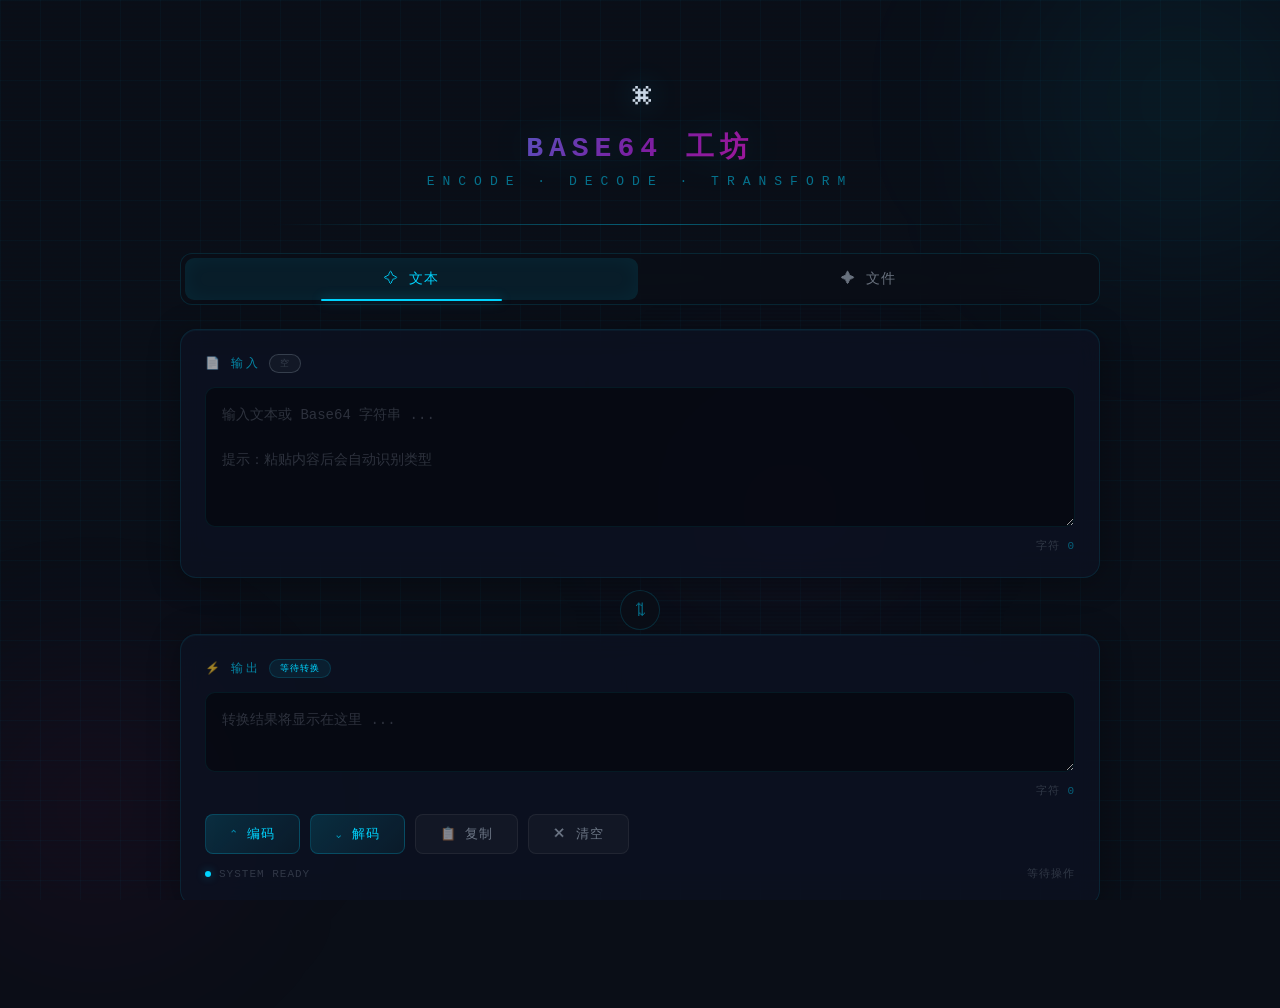
<file: base64-tool/index.html>
<!DOCTYPE html>
<html lang="zh-CN">
<head>
<meta charset="UTF-8">
<meta name="viewport" content="width=device-width, initial-scale=1.0">
<title>Base64 编解码工具</title>
<style>
  /* ===== Reset & Base ===== */
  *, *::before, *::after { box-sizing: border-box; margin: 0; padding: 0; }
  html, body {
    height: 100%;
    font-family: 'JetBrains Mono', 'Fira Code', 'Cascadia Code', 'Consolas', monospace;
    background: #0a0e17;
    color: #c8d6e5;
    overflow-x: hidden;
  }

  /* ===== Animated Grid Background ===== */
  body::before {
    content: '';
    position: fixed;
    top: 0; left: 0; right: 0; bottom: 0;
    background-image:
      linear-gradient(rgba(0, 212, 255, 0.03) 1px, transparent 1px),
      linear-gradient(90deg, rgba(0, 212, 255, 0.03) 1px, transparent 1px);
    background-size: 40px 40px;
    pointer-events: none;
    z-index: 0;
  }

  /* ===== Scanline overlay ===== */
  body::after {
    content: '';
    position: fixed;
    top: 0; left: 0; right: 0; bottom: 0;
    background: repeating-linear-gradient(
      0deg,
      transparent,
      transparent 2px,
      rgba(0, 212, 255, 0.008) 2px,
      rgba(0, 212, 255, 0.008) 4px
    );
    pointer-events: none;
    z-index: 0;
  }

  /* ===== Glow orbs ===== */
  .glow-orb {
    position: fixed;
    border-radius: 50%;
    filter: blur(80px);
    pointer-events: none;
    z-index: 0;
  }
  .glow-orb-1 {
    width: 400px; height: 400px;
    background: radial-gradient(circle, rgba(0, 212, 255, 0.08), transparent);
    top: -100px; right: -100px;
    animation: orbFloat1 8s ease-in-out infinite alternate;
  }
  .glow-orb-2 {
    width: 350px; height: 350px;
    background: radial-gradient(circle, rgba(255, 0, 128, 0.06), transparent);
    bottom: -80px; left: -80px;
    animation: orbFloat2 10s ease-in-out infinite alternate;
  }
  .glow-orb-3 {
    width: 300px; height: 300px;
    background: radial-gradient(circle, rgba(123, 31, 162, 0.06), transparent);
    top: 40%; left: 50%;
    animation: orbFloat3 12s ease-in-out infinite alternate;
  }

  @keyframes orbFloat1 {
    0%   { transform: translate(0, 0) scale(1); }
    100% { transform: translate(-60px, 40px) scale(1.2); }
  }
  @keyframes orbFloat2 {
    0%   { transform: translate(0, 0) scale(1); }
    100% { transform: translate(50px, -30px) scale(1.3); }
  }
  @keyframes orbFloat3 {
    0%   { transform: translate(-50%, -50%) scale(1); opacity: 0.6; }
    100% { transform: translate(-40%, -60%) scale(1.4); opacity: 1; }
  }

  /* ===== Layout ===== */
  .app-container {
    position: relative;
    z-index: 1;
    max-width: 960px;
    margin: 0 auto;
    padding: 30px 20px 60px;
    min-height: 100vh;
  }

  /* ===== Header ===== */
  .header {
    text-align: center;
    padding: 40px 0 36px;
    position: relative;
  }
  .header::after {
    content: '';
    position: absolute;
    bottom: 0; left: 10%; right: 10%;
    height: 1px;
    background: linear-gradient(90deg, transparent, rgba(0, 212, 255, 0.4), transparent);
  }
  .logo-icon {
    font-size: 42px;
    display: block;
    margin-bottom: 8px;
    text-shadow: 0 0 30px rgba(0, 212, 255, 0.3);
  }
  .header h1 {
    font-size: 28px;
    font-weight: 700;
    letter-spacing: 6px;
    text-transform: uppercase;
    background: linear-gradient(135deg, #00d4ff, #7b1fa2, #ff0080);
    -webkit-background-clip: text;
    -webkit-text-fill-color: transparent;
    background-clip: text;
    text-shadow: none;
    filter: drop-shadow(0 0 20px rgba(0, 212, 255, 0.15));
  }
  .header .subtitle {
    font-size: 13px;
    color: rgba(0, 212, 255, 0.5);
    letter-spacing: 8px;
    margin-top: 8px;
    font-weight: 300;
  }

  /* ===== Tabs ===== */
  .tab-bar {
    display: flex;
    gap: 4px;
    background: rgba(10, 14, 23, 0.8);
    border: 1px solid rgba(0, 212, 255, 0.12);
    border-radius: 12px;
    padding: 4px;
    margin: 28px 0 24px;
    backdrop-filter: blur(10px);
  }
  .tab-btn {
    flex: 1;
    padding: 12px 16px;
    border: none;
    border-radius: 9px;
    background: transparent;
    color: rgba(200, 214, 229, 0.5);
    font-family: inherit;
    font-size: 14px;
    font-weight: 500;
    cursor: pointer;
    transition: all 0.3s ease;
    letter-spacing: 1px;
    position: relative;
  }
  .tab-btn:hover {
    color: rgba(200, 214, 229, 0.8);
    background: rgba(0, 212, 255, 0.04);
  }
  .tab-btn.active {
    color: #00d4ff;
    background: rgba(0, 212, 255, 0.08);
    box-shadow: inset 0 0 20px rgba(0, 212, 255, 0.05);
  }
  .tab-btn.active::after {
    content: '';
    position: absolute;
    bottom: -1px; left: 30%; right: 30%;
    height: 2px;
    background: #00d4ff;
    border-radius: 2px;
    box-shadow: 0 0 12px rgba(0, 212, 255, 0.4);
  }

  /* ===== Panels ===== */
  .panel {
    display: none;
    animation: fadeSlideIn 0.35s ease;
  }
  .panel.active { display: block; }

  @keyframes fadeSlideIn {
    from { opacity: 0; transform: translateY(10px); }
    to   { opacity: 1; transform: translateY(0); }
  }

  /* ===== Card ===== */
  .card {
    background: rgba(12, 18, 34, 0.75);
    border: 1px solid rgba(0, 212, 255, 0.10);
    border-radius: 16px;
    padding: 24px;
    margin-bottom: 20px;
    backdrop-filter: blur(12px);
    box-shadow: 0 4px 32px rgba(0, 0, 0, 0.3), inset 0 1px 0 rgba(0, 212, 255, 0.05);
    transition: border-color 0.3s ease, box-shadow 0.3s ease;
  }
  .card:hover {
    border-color: rgba(0, 212, 255, 0.18);
  }
  .card-label {
    display: flex;
    align-items: center;
    gap: 8px;
    font-size: 12px;
    text-transform: uppercase;
    letter-spacing: 3px;
    color: rgba(0, 212, 255, 0.6);
    margin-bottom: 14px;
    font-weight: 500;
  }
  .card-label .badge {
    font-size: 9px;
    padding: 2px 10px;
    border-radius: 20px;
    background: rgba(0, 212, 255, 0.08);
    border: 1px solid rgba(0, 212, 255, 0.15);
    color: #00d4ff;
    letter-spacing: 1px;
  }

  /* ===== Textarea ===== */
  .code-area {
    width: 100%;
    min-height: 140px;
    padding: 16px;
    background: rgba(0, 0, 0, 0.4);
    border: 1px solid rgba(0, 212, 255, 0.08);
    border-radius: 10px;
    color: #c8d6e5;
    font-family: inherit;
    font-size: 14px;
    line-height: 1.6;
    resize: vertical;
    outline: none;
    transition: border-color 0.3s ease, box-shadow 0.3s ease;
  }
  .code-area:focus {
    border-color: rgba(0, 212, 255, 0.35);
    box-shadow: 0 0 24px rgba(0, 212, 255, 0.06);
  }
  .code-area::placeholder {
    color: rgba(200, 214, 229, 0.2);
  }
  .code-area.result-area {
    color: #00d4ff;
    min-height: 80px;
  }
  .code-area.result-area.error {
    color: #ff3355;
    text-shadow: 0 0 12px rgba(255, 51, 85, 0.2);
  }

  /* ===== File upload area ===== */
  .file-drop-zone {
    border: 1px dashed rgba(0, 212, 255, 0.2);
    border-radius: 10px;
    padding: 40px 20px;
    text-align: center;
    cursor: pointer;
    transition: all 0.3s ease;
    background: rgba(0, 212, 255, 0.02);
    position: relative;
  }
  .file-drop-zone:hover,
  .file-drop-zone.dragover {
    border-color: rgba(0, 212, 255, 0.4);
    background: rgba(0, 212, 255, 0.04);
    box-shadow: 0 0 30px rgba(0, 212, 255, 0.06);
  }
  .file-drop-zone .icon {
    font-size: 36px;
    display: block;
    margin-bottom: 10px;
    opacity: 0.6;
  }
  .file-drop-zone .text {
    color: rgba(200, 214, 229, 0.4);
    font-size: 13px;
    letter-spacing: 1px;
  }
  .file-drop-zone .text strong {
    color: rgba(0, 212, 255, 0.6);
  }
  .file-drop-zone input[type="file"] {
    position: absolute;
    top: 0; left: 0; right: 0; bottom: 0;
    opacity: 0;
    cursor: pointer;
  }
  .file-info {
    display: none;
    align-items: center;
    gap: 12px;
    padding: 12px 16px;
    background: rgba(0, 212, 255, 0.04);
    border: 1px solid rgba(0, 212, 255, 0.1);
    border-radius: 8px;
    margin-top: 12px;
    font-size: 13px;
  }
  .file-info.show { display: flex; }
  .file-info .file-icon { font-size: 20px; }
  .file-info .file-name {
    flex: 1;
    color: rgba(200, 214, 229, 0.8);
    overflow: hidden;
    text-overflow: ellipsis;
    white-space: nowrap;
  }
  .file-info .file-size {
    color: rgba(0, 212, 255, 0.5);
    font-size: 12px;
  }
  .file-info .file-remove {
    background: none;
    border: none;
    color: rgba(255, 51, 85, 0.5);
    cursor: pointer;
    font-size: 16px;
    padding: 0 4px;
    transition: color 0.2s;
  }
  .file-info .file-remove:hover {
    color: #ff3355;
  }

  /* ===== Button row ===== */
  .btn-row {
    display: flex;
    gap: 10px;
    margin-top: 16px;
    flex-wrap: wrap;
  }
  .btn {
    padding: 10px 24px;
    border: none;
    border-radius: 8px;
    font-family: inherit;
    font-size: 13px;
    font-weight: 500;
    cursor: pointer;
    transition: all 0.3s ease;
    letter-spacing: 1px;
    text-transform: uppercase;
    display: inline-flex;
    align-items: center;
    gap: 6px;
  }
  .btn-primary {
    background: linear-gradient(135deg, rgba(0, 212, 255, 0.15), rgba(0, 212, 255, 0.05));
    color: #00d4ff;
    border: 1px solid rgba(0, 212, 255, 0.2);
  }
  .btn-primary:hover {
    background: linear-gradient(135deg, rgba(0, 212, 255, 0.25), rgba(0, 212, 255, 0.10));
    border-color: rgba(0, 212, 255, 0.4);
    box-shadow: 0 0 24px rgba(0, 212, 255, 0.10);
    transform: translateY(-1px);
  }
  .btn-primary:active {
    transform: translateY(0);
  }
  .btn-secondary {
    background: rgba(255, 255, 255, 0.03);
    color: rgba(200, 214, 229, 0.5);
    border: 1px solid rgba(255, 255, 255, 0.06);
  }
  .btn-secondary:hover {
    background: rgba(255, 255, 255, 0.06);
    color: rgba(200, 214, 229, 0.8);
    border-color: rgba(255, 255, 255, 0.12);
  }
  .btn-danger {
    background: rgba(255, 51, 85, 0.08);
    color: rgba(255, 51, 85, 0.6);
    border: 1px solid rgba(255, 51, 85, 0.1);
  }
  .btn-danger:hover {
    background: rgba(255, 51, 85, 0.15);
    color: #ff3355;
    border-color: rgba(255, 51, 85, 0.2);
  }
  .btn-success {
    background: rgba(0, 200, 117, 0.08);
    color: rgba(0, 200, 117, 0.6);
    border: 1px solid rgba(0, 200, 117, 0.1);
  }
  .btn-success:hover {
    background: rgba(0, 200, 117, 0.15);
    color: #00c875;
    border-color: rgba(0, 200, 117, 0.2);
  }
  .btn:disabled {
    opacity: 0.3;
    cursor: not-allowed;
    transform: none !important;
  }

  /* ===== Char count ===== */
  .char-count {
    text-align: right;
    font-size: 11px;
    color: rgba(200, 214, 229, 0.2);
    margin-top: 6px;
    letter-spacing: 1px;
  }
  .char-count span {
    color: rgba(0, 212, 255, 0.4);
  }

  /* ===== Toast ===== */
  .toast-container {
    position: fixed;
    top: 24px;
    right: 24px;
    z-index: 999;
    display: flex;
    flex-direction: column;
    gap: 8px;
  }
  .toast {
    padding: 12px 20px;
    border-radius: 8px;
    font-size: 13px;
    font-family: inherit;
    letter-spacing: 0.5px;
    animation: toastIn 0.3s ease, toastOut 0.3s ease 2.2s forwards;
    backdrop-filter: blur(12px);
    border: 1px solid;
  }
  .toast-success {
    background: rgba(0, 200, 117, 0.1);
    border-color: rgba(0, 200, 117, 0.15);
    color: #00c875;
    box-shadow: 0 4px 24px rgba(0, 200, 117, 0.06);
  }
  .toast-error {
    background: rgba(255, 51, 85, 0.1);
    border-color: rgba(255, 51, 85, 0.15);
    color: #ff3355;
    box-shadow: 0 4px 24px rgba(255, 51, 85, 0.06);
  }
  .toast-info {
    background: rgba(0, 212, 255, 0.1);
    border-color: rgba(0, 212, 255, 0.15);
    color: #00d4ff;
    box-shadow: 0 4px 24px rgba(0, 212, 255, 0.06);
  }
  @keyframes toastIn {
    from { opacity: 0; transform: translateX(20px); }
    to   { opacity: 1; transform: translateX(0); }
  }
  @keyframes toastOut {
    from { opacity: 1; transform: translateX(0); }
    to   { opacity: 0; transform: translateX(20px); }
  }

  /* ===== Status indicator ===== */
  .status-bar {
    display: flex;
    align-items: center;
    gap: 8px;
    font-size: 11px;
    color: rgba(200, 214, 229, 0.2);
    margin-top: 12px;
    letter-spacing: 1px;
  }
  .status-dot {
    width: 6px; height: 6px;
    border-radius: 50%;
    background: rgba(0, 212, 255, 0.15);
    transition: background 0.3s, box-shadow 0.3s;
  }
  .status-dot.online {
    background: #00d4ff;
    box-shadow: 0 0 10px rgba(0, 212, 255, 0.4);
    animation: pulse 2s infinite;
  }
  @keyframes pulse {
    0%, 100% { opacity: 1; }
    50% { opacity: 0.4; }
  }

  /* ===== Responsive ===== */
  @media (max-width: 640px) {
    .app-container { padding: 16px 12px 40px; }
    .header h1 { font-size: 20px; letter-spacing: 4px; }
    .header .subtitle { font-size: 11px; letter-spacing: 4px; }
    .card { padding: 16px; }
    .tab-btn { font-size: 12px; padding: 10px 8px; }
    .btn { padding: 8px 16px; font-size: 12px; }
    .code-area { min-height: 100px; font-size: 13px; }
  }

  /* ===== Scrollbar ===== */
  ::-webkit-scrollbar { width: 4px; }
  ::-webkit-scrollbar-track { background: rgba(0, 0, 0, 0.2); }
  ::-webkit-scrollbar-thumb {
    background: rgba(0, 212, 255, 0.2);
    border-radius: 4px;
  }
  ::-webkit-scrollbar-thumb:hover {
    background: rgba(0, 212, 255, 0.3);
  }

  /* ===== Swap button ===== */
  .swap-area {
    display: flex;
    justify-content: center;
    margin: -8px 0 4px;
  }
  .swap-btn {
    width: 40px; height: 40px;
    border-radius: 50%;
    border: 1px solid rgba(0, 212, 255, 0.15);
    background: rgba(10, 14, 23, 0.9);
    color: rgba(0, 212, 255, 0.5);
    font-size: 18px;
    cursor: pointer;
    transition: all 0.3s ease;
    display: flex;
    align-items: center;
    justify-content: center;
    backdrop-filter: blur(8px);
    z-index: 2;
  }
  .swap-btn:hover {
    border-color: rgba(0, 212, 255, 0.3);
    color: #00d4ff;
    box-shadow: 0 0 20px rgba(0, 212, 255, 0.08);
    transform: rotate(180deg);
  }

  /* ===== Progress bar for file ===== */
  .progress-bar {
    height: 2px;
    background: rgba(0, 212, 255, 0.05);
    border-radius: 2px;
    margin-top: 8px;
    overflow: hidden;
    display: none;
  }
  .progress-bar.show { display: block; }
  .progress-bar .fill {
    height: 100%;
    width: 0%;
    background: linear-gradient(90deg, #00d4ff, #7b1fa2);
    border-radius: 2px;
    transition: width 0.3s ease;
  }

  /* ===== Output meta ===== */
  .output-meta {
    display: flex;
    gap: 16px;
    flex-wrap: wrap;
    margin-top: 8px;
    font-size: 11px;
    color: rgba(200, 214, 229, 0.15);
  }
  .output-meta span {
    display: flex;
    align-items: center;
    gap: 4px;
  }
  .output-meta .val {
    color: rgba(0, 212, 255, 0.3);
  }

  /* ===== PII ===== */
  .text-glow {
    text-shadow: 0 0 8px rgba(0, 212, 255, 0.08);
  }
</style>
</head>
<body>

  <!-- Glow orbs -->
  <div class="glow-orb glow-orb-1"></div>
  <div class="glow-orb glow-orb-2"></div>
  <div class="glow-orb glow-orb-3"></div>

  <!-- Toast container -->
  <div class="toast-container" id="toastContainer"></div>

  <div class="app-container">

    <!-- Header -->
    <header class="header">
      <span class="logo-icon">⌘</span>
      <h1>Base64 工坊</h1>
      <p class="subtitle">ENCODE · DECODE · TRANSFORM</p>
    </header>

    <!-- Tabs -->
    <div class="tab-bar">
      <button class="tab-btn active" data-tab="text">✧ 文本</button>
      <button class="tab-btn" data-tab="file">✦ 文件</button>
    </div>

    <!-- ==================== TEXT TAB ==================== -->
    <div class="panel active" id="tab-text">
      <div class="card">
        <div class="card-label">
          <span>📄</span> 输入
          <span class="badge" id="inputTypeBadge">自动检测</span>
        </div>
        <textarea class="code-area" id="inputText" placeholder="输入文本或 Base64 字符串 ...&#10;&#10;提示：粘贴内容后会自动识别类型"></textarea>
        <div class="char-count">字符 <span id="inputChars">0</span></div>
      </div>

      <div class="swap-area">
        <button class="swap-btn" id="swapBtn" title="交换输入/输出">⇅</button>
      </div>

      <div class="card">
        <div class="card-label">
          <span>⚡</span> 输出
          <span class="badge" id="outputTypeBadge">等待转换</span>
        </div>
        <textarea class="code-area result-area" id="outputText" placeholder="转换结果将显示在这里 ..." readonly></textarea>
        <div class="char-count">字符 <span id="outputChars">0</span></div>
        <div class="output-meta" id="outputMeta" style="display:none;">
          <span>原始长度 <span class="val" id="metaOriginalLen">0</span></span>
          <span>│</span>
          <span>转换后长度 <span class="val" id="metaResultLen">0</span></span>
          <span>│</span>
          <span>类型 <span class="val" id="metaType">—</span></span>
        </div>
        <div class="btn-row">
          <button class="btn btn-primary" id="encodeBtn">⌃ 编码</button>
          <button class="btn btn-primary" id="decodeBtn">⌄ 解码</button>
          <button class="btn btn-secondary" id="copyBtn">📋 复制</button>
          <button class="btn btn-secondary" id="clearBtn">✕ 清空</button>
        </div>
        <div class="status-bar">
          <span class="status-dot online"></span>
          <span>SYSTEM READY</span>
          <span style="flex:1"></span>
          <span id="statusText">等待操作</span>
        </div>
      </div>
    </div>

    <!-- ==================== FILE TAB ==================== -->
    <div class="panel" id="tab-file">
      <div class="card">
        <div class="card-label">
          <span>📁</span> 上传文件
          <span class="badge">BASE64</span>
        </div>
        <div class="file-drop-zone" id="fileDropZone">
          <span class="icon">📂</span>
          <div class="text">拖拽文件到此处 或 <strong>点击选择</strong></div>
          <input type="file" id="fileInput">
        </div>
        <div class="file-info" id="fileInfo">
          <span class="file-icon">📄</span>
          <span class="file-name" id="fileName">—</span>
          <span class="file-size" id="fileSize">—</span>
          <button class="file-remove" id="fileRemove">✕</button>
        </div>
        <div class="progress-bar" id="fileProgress">
          <div class="fill" id="fileProgressFill"></div>
        </div>
      </div>

      <div class="card">
        <div class="card-label">
          <span>⚡</span> Base64 结果
        </div>
        <textarea class="code-area result-area" id="fileOutput" placeholder="文件的 Base64 编码将显示在这里 ..." readonly></textarea>
        <div class="char-count">字符 <span id="fileOutputChars">0</span></div>
        <div class="btn-row">
          <button class="btn btn-primary" id="fileEncodeBtn">⌃ 编码为 Base64</button>
          <button class="btn btn-success" id="fileCopyBtn">📋 复制结果</button>
          <button class="btn btn-secondary" id="fileClearBtn">✕ 清空</button>
          <button class="btn btn-secondary" id="fileDownloadBtn">⬇ 下载 .txt</button>
        </div>
        <div class="status-bar">
          <span class="status-dot online"></span>
          <span>FILE MODE</span>
          <span style="flex:1"></span>
          <span id="fileStatusText">未选择文件</span>
        </div>
      </div>
    </div>

    <!-- Footer -->
    <div style="text-align:center;margin-top:32px;font-size:11px;color:rgba(200,214,229,0.08);letter-spacing:2px;">
      BASE64 WORKSHOP · v1.0
    </div>
  </div>

<script>
(function() {
  'use strict';

  // ===== DOM refs =====
  const $ = (s, ctx = document) => ctx.querySelector(s);
  const $$ = (s, ctx = document) => [...ctx.querySelectorAll(s)];

  const inputText   = $('#inputText');
  const outputText  = $('#outputText');
  const inputChars  = $('#inputChars');
  const outputChars = $('#outputChars');
  const encodeBtn   = $('#encodeBtn');
  const decodeBtn   = $('#decodeBtn');
  const copyBtn     = $('#copyBtn');
  const clearBtn    = $('#clearBtn');
  const swapBtn     = $('#swapBtn');
  const statusText  = $('#statusText');
  const inputTypeBadge = $('#inputTypeBadge');
  const outputTypeBadge = $('#outputTypeBadge');
  const outputMeta  = $('#outputMeta');
  const metaOriginalLen = $('#metaOriginalLen');
  const metaResultLen   = $('#metaResultLen');
  const metaType    = $('#metaType');

  // File tab
  const fileInput     = $('#fileInput');
  const fileDropZone  = $('#fileDropZone');
  const fileInfo      = $('#fileInfo');
  const fileName      = $('#fileName');
  const fileSize      = $('#fileSize');
  const fileRemove    = $('#fileRemove');
  const fileEncodeBtn = $('#fileEncodeBtn');
  const fileOutput    = $('#fileOutput');
  const fileOutputChars = $('#fileOutputChars');
  const fileCopyBtn   = $('#fileCopyBtn');
  const fileClearBtn  = $('#fileClearBtn');
  const fileDownloadBtn = $('#fileDownloadBtn');
  const fileStatusText  = $('#fileStatusText');
  const fileProgress    = $('#fileProgress');
  const fileProgressFill = $('#fileProgressFill');

  const toastContainer = $('#toastContainer');

  // ===== State =====
  let selectedFile = null;
  let fileResult = '';

  // ===== Toast =====
  function showToast(message, type = 'info') {
    const el = document.createElement('div');
    el.className = `toast toast-${type}`;
    el.textContent = message;
    toastContainer.appendChild(el);
    setTimeout(() => { if (el.parentNode) el.remove(); }, 2600);
  }

  // ===== Detect input type =====
  function detectType(str) {
    if (!str || str.trim().length === 0) return 'empty';
    // Check if valid base64
    const trimmed = str.trim();
    // Base64 pattern: allow padding = or ==, allow whitespace
    const b64Regex = /^[A-Za-z0-9+/]*={0,2}$/;
    // Check if it looks like base64 (length multiple of 4-ish, only valid chars)
    const lines = trimmed.split('\n').filter(l => l.trim().length > 0);
    const allLinesB64 = lines.every(l => b64Regex.test(l.trim()));
    // Heuristic: if every non-empty line is valid base64 and total length >= 4
    const totalLen = lines.reduce((s, l) => s + l.trim().length, 0);
    if (allLinesB64 && lines.length > 0 && totalLen >= 4) {
      // Try to decode to confirm
      try {
        const decoded = atob(trimmed);
        // If decoded is valid UTF-8-ish text, still mark as base64
        return 'base64';
      } catch {
        // Not valid base64
      }
    }
    return 'text';
  }

  // ===== Update input badge =====
  function updateInputBadge() {
    const val = inputText.value;
    const type = detectType(val);
    const badges = {
      text:   { label: '文本', color: 'rgba(0, 212, 255, 0.6)' },
      base64: { label: 'Base64', color: 'rgba(123, 31, 162, 0.6)' },
      empty:  { label: '空', color: 'rgba(200, 214, 229, 0.2)' }
    };
    const info = badges[type] || badges.empty;
    inputTypeBadge.textContent = info.label;
    inputTypeBadge.style.color = info.color;
    inputTypeBadge.style.borderColor = info.color;
    inputTypeBadge.style.background = info.color.replace('0.6', '0.08').replace('0.2', '0.04');

    // Update char count
    inputChars.textContent = val.length;
  }

  // ===== Encode =====
  function encode(str) {
    try {
      // Use TextEncoder for broader Unicode support
      const bytes = new TextEncoder().encode(str);
      let binary = '';
      for (let i = 0; i < bytes.length; i++) {
        binary += String.fromCharCode(bytes[i]);
      }
      return btoa(binary);
    } catch (e) {
      throw new Error('编码失败: ' + e.message);
    }
  }

  // ===== Decode =====
  function decode(str) {
    try {
      const cleaned = str.trim();
      const binary = atob(cleaned);
      // Try UTF-8 decode
      const bytes = new Uint8Array(binary.length);
      for (let i = 0; i < binary.length; i++) {
        bytes[i] = binary.charCodeAt(i);
      }
      return new TextDecoder().decode(bytes);
    } catch (e) {
      throw new Error('解码失败: 无效的 Base64 字符串');
    }
  }

  // ===== Perform conversion =====
  function performEncode() {
    const val = inputText.value;
    if (!val) {
      showToast('请输入要编码的文本', 'error');
      return;
    }
    try {
      const result = encode(val);
      outputText.value = result;
      outputText.classList.remove('error');
      outputChars.textContent = result.length;
      outputTypeBadge.textContent = 'Base64';
      outputTypeBadge.style.color = 'rgba(123, 31, 162, 0.6)';
      outputTypeBadge.style.borderColor = 'rgba(123, 31, 162, 0.15)';
      outputTypeBadge.style.background = 'rgba(123, 31, 162, 0.08)';
      showMeta(val.length, result.length, '编码');
      statusText.textContent = '✓ 编码完成';
      showToast('编码成功', 'success');
    } catch (e) {
      outputText.value = '⚠ 错误: ' + e.message;
      outputText.classList.add('error');
      outputChars.textContent = 0;
      outputTypeBadge.textContent = '错误';
      outputTypeBadge.style.color = 'rgba(255, 51, 85, 0.6)';
      statusText.textContent = '✕ 编码失败';
      showToast(e.message, 'error');
    }
  }

  function performDecode() {
    const val = inputText.value;
    if (!val) {
      showToast('请输入要解码的 Base64 字符串', 'error');
      return;
    }
    try {
      const result = decode(val);
      outputText.value = result;
      outputText.classList.remove('error');
      outputChars.textContent = result.length;
      outputTypeBadge.textContent = '文本';
      outputTypeBadge.style.color = 'rgba(0, 212, 255, 0.6)';
      outputTypeBadge.style.borderColor = 'rgba(0, 212, 255, 0.15)';
      outputTypeBadge.style.background = 'rgba(0, 212, 255, 0.08)';
      showMeta(val.trim().length, result.length, '解码');
      statusText.textContent = '✓ 解码完成';
      showToast('解码成功', 'success');
    } catch (e) {
      outputText.value = '⚠ 错误: ' + e.message;
      outputText.classList.add('error');
      outputChars.textContent = 0;
      outputTypeBadge.textContent = '错误';
      outputTypeBadge.style.color = 'rgba(255, 51, 85, 0.6)';
      statusText.textContent = '✕ 解码失败';
      showToast(e.message, 'error');
    }
  }

  function showMeta(orig, result, type) {
    outputMeta.style.display = 'flex';
    metaOriginalLen.textContent = orig;
    metaResultLen.textContent = result;
    metaType.textContent = type;
  }

  // ===== Copy =====
  async function copyResult() {
    const val = outputText.value;
    if (!val) {
      showToast('没有可复制的内容', 'error');
      return;
    }
    try {
      await navigator.clipboard.writeText(val);
      showToast('已复制到剪贴板', 'success');
      statusText.textContent = '✓ 已复制';
    } catch {
      // Fallback
      outputText.select();
      document.execCommand('copy');
      showToast('已复制到剪贴板', 'success');
    }
  }

  // ===== Clear =====
  function clearAll() {
    inputText.value = '';
    outputText.value = '';
    outputText.classList.remove('error');
    inputChars.textContent = '0';
    outputChars.textContent = '0';
    outputMeta.style.display = 'none';
    updateInputBadge();
    outputTypeBadge.textContent = '等待转换';
    outputTypeBadge.style.color = '';
    outputTypeBadge.style.borderColor = '';
    outputTypeBadge.style.background = '';
    statusText.textContent = '已清空';
  }

  // ===== Swap =====
  function swapIO() {
    const inVal = inputText.value;
    const outVal = outputText.value;
    if (!outVal || outputText.classList.contains('error')) {
      showToast('输出无效，无法交换', 'error');
      return;
    }
    inputText.value = outVal;
    outputText.value = '';
    outputText.classList.remove('error');
    outputChars.textContent = '0';
    outputMeta.style.display = 'none';
    outputTypeBadge.textContent = '等待转换';
    outputTypeBadge.style.color = '';
    outputTypeBadge.style.borderColor = '';
    outputTypeBadge.style.background = '';
    updateInputBadge();
    statusText.textContent = '已交换';
    showToast('已交换输入/输出', 'info');
  }

  // ===== Auto-detect on input =====
  let autoTimer = null;
  function onInputChange() {
    updateInputBadge();
    // Auto-detect: if input looks like base64, suggest decode
    const type = detectType(inputText.value);
    if (type === 'base64') {
      outputTypeBadge.textContent = '⟳ 可解码';
      outputTypeBadge.style.color = 'rgba(123, 31, 162, 0.4)';
      outputTypeBadge.style.borderColor = 'rgba(123, 31, 162, 0.1)';
      outputTypeBadge.style.background = 'rgba(123, 31, 162, 0.04)';
      statusText.textContent = '检测到 Base64，点击「解码」';
    } else if (type === 'text' && inputText.value.trim()) {
      outputTypeBadge.textContent = '⟳ 可编码';
      outputTypeBadge.style.color = 'rgba(0, 212, 255, 0.4)';
      outputTypeBadge.style.borderColor = 'rgba(0, 212, 255, 0.1)';
      outputTypeBadge.style.background = 'rgba(0, 212, 255, 0.04)';
      statusText.textContent = '检测到文本，点击「编码」';
    } else {
      outputTypeBadge.textContent = '等待输入';
      outputTypeBadge.style.color = '';
      outputTypeBadge.style.borderColor = '';
      outputTypeBadge.style.background = '';
      statusText.textContent = '等待操作';
    }
  }

  // ===== Tab switching =====
  $$('.tab-btn').forEach(btn => {
    btn.addEventListener('click', () => {
      $$('.tab-btn').forEach(b => b.classList.remove('active'));
      btn.classList.add('active');
      $$('.panel').forEach(p => p.classList.remove('active'));
      const target = document.getElementById('tab-' + btn.dataset.tab);
      if (target) target.classList.add('active');
    });
  });

  // ===== File handling =====
  function handleFile(file) {
    if (!file) return;
    selectedFile = file;
    fileName.textContent = file.name;
    const sizes = ['B', 'KB', 'MB', 'GB'];
    let sz = file.size;
    let si = 0;
    while (sz >= 1024 && si < sizes.length - 1) { sz /= 1024; si++; }
    fileSize.textContent = sz.toFixed(1) + ' ' + sizes[si];
    fileInfo.classList.add('show');
    fileStatusText.textContent = `已选择: ${file.name}`;
    // Auto-encode preview
    fileProgress.classList.add('show');
    fileProgressFill.style.width = '60%';
    // Read file
    const reader = new FileReader();
    reader.onprogress = (e) => {
      if (e.lengthComputable) {
        const pct = Math.round((e.loaded / e.total) * 80);
        fileProgressFill.style.width = pct + '%';
      }
    };
    reader.onload = () => {
      fileProgressFill.style.width = '90%';
      const data = reader.result;
      // data is data:...;base64,....  extract the base64 part
      const b64 = data.split(',')[1] || '';
      fileResult = b64;
      fileOutput.value = b64;
      fileOutputChars.textContent = b64.length;
      fileProgressFill.style.width = '100%';
      setTimeout(() => {
        fileProgress.classList.remove('show');
        fileProgressFill.style.width = '0%';
      }, 500);
      fileStatusText.textContent = `✓ 编码完成 · ${b64.length} 字符`;
      showToast(`文件 "${file.name}" 编码成功`, 'success');
    };
    reader.onerror = () => {
      fileProgress.classList.remove('show');
      fileProgressFill.style.width = '0%';
      fileStatusText.textContent = '✕ 读取失败';
      showToast('文件读取失败', 'error');
    };
    reader.readAsDataURL(file);
  }

  fileDropZone.addEventListener('dragover', (e) => {
    e.preventDefault();
    fileDropZone.classList.add('dragover');
  });
  fileDropZone.addEventListener('dragleave', () => {
    fileDropZone.classList.remove('dragover');
  });
  fileDropZone.addEventListener('drop', (e) => {
    e.preventDefault();
    fileDropZone.classList.remove('dragover');
    if (e.dataTransfer.files.length > 0) {
      handleFile(e.dataTransfer.files[0]);
    }
  });
  fileInput.addEventListener('change', () => {
    if (fileInput.files.length > 0) {
      handleFile(fileInput.files[0]);
    }
  });
  fileRemove.addEventListener('click', () => {
    selectedFile = null;
    fileResult = '';
    fileInfo.classList.remove('show');
    fileInput.value = '';
    fileOutput.value = '';
    fileOutputChars.textContent = '0';
    fileStatusText.textContent = '未选择文件';
  });

  fileEncodeBtn.addEventListener('click', () => {
    if (!selectedFile) {
      showToast('请先选择一个文件', 'error');
      return;
    }
    // Re-encode (in case file is already loaded, re-read)
    handleFile(selectedFile);
  });

  fileCopyBtn.addEventListener('click', async () => {
    if (!fileResult) {
      showToast('没有可复制的内容', 'error');
      return;
    }
    try {
      await navigator.clipboard.writeText(fileResult);
      showToast('已复制到剪贴板', 'success');
    } catch {
      fileOutput.select();
      document.execCommand('copy');
      showToast('已复制到剪贴板', 'success');
    }
  });

  fileClearBtn.addEventListener('click', () => {
    selectedFile = null;
    fileResult = '';
    fileInfo.classList.remove('show');
    fileInput.value = '';
    fileOutput.value = '';
    fileOutputChars.textContent = '0';
    fileStatusText.textContent = '未选择文件';
  });

  fileDownloadBtn.addEventListener('click', () => {
    if (!fileResult) {
      showToast('没有可下载的内容', 'error');
      return;
    }
    const baseName = selectedFile ? selectedFile.name.replace(/\.[^.]+$/, '') : 'base64';
    const blob = new Blob([fileResult], { type: 'text/plain;charset=utf-8' });
    const url = URL.createObjectURL(blob);
    const a = document.createElement('a');
    a.href = url;
    a.download = `${baseName}.b64.txt`;
    document.body.appendChild(a);
    a.click();
    document.body.removeChild(a);
    URL.revokeObjectURL(url);
    showToast('文件已下载', 'success');
  });

  // ===== Bind events =====
  encodeBtn.addEventListener('click', performEncode);
  decodeBtn.addEventListener('click', performDecode);
  copyBtn.addEventListener('click', copyResult);
  clearBtn.addEventListener('click', clearAll);
  swapBtn.addEventListener('click', swapIO);

  inputText.addEventListener('input', onInputChange);

  // Keyboard shortcuts
  document.addEventListener('keydown', (e) => {
    // Ctrl+Enter to encode, Shift+Enter to decode
    if (e.ctrlKey && e.key === 'Enter') {
      e.preventDefault();
      performEncode();
    }
    if (e.shiftKey && e.key === 'Enter') {
      e.preventDefault();
      performDecode();
    }
  });

  // ===== Auto-detect on paste =====
  inputText.addEventListener('paste', () => {
    setTimeout(updateInputBadge, 50);
  });

  // ===== Init =====
  updateInputBadge();
  showToast('系统就绪 ✓', 'info');

})();
</script>
</body>
</html>
</file>
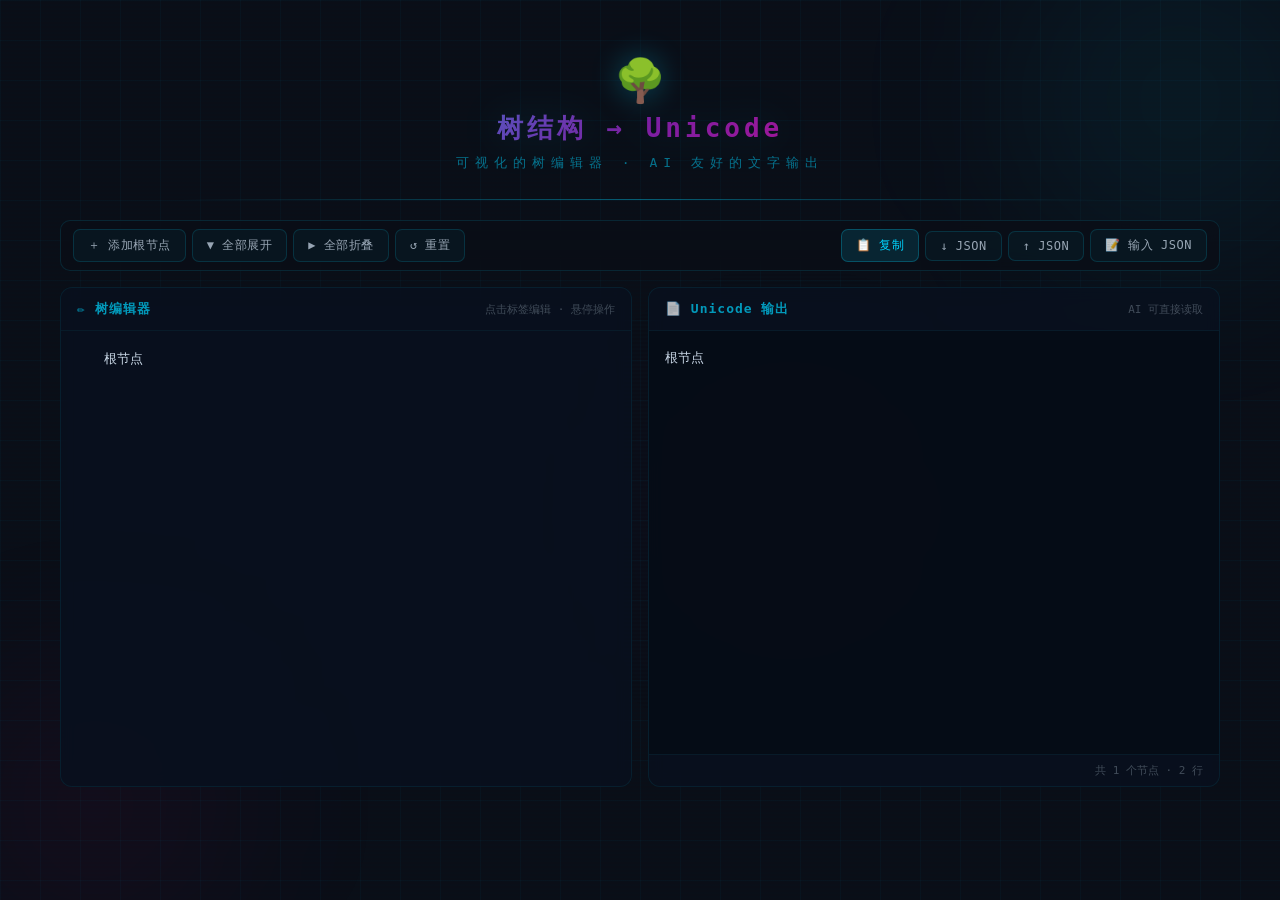
<file: tree-to-text/index.html>
<!DOCTYPE html>
<html lang="zh-CN">
<head>
<meta charset="UTF-8">
<meta name="viewport" content="width=device-width, initial-scale=1.0">
<title>树结构 → Unicode 文本转换器</title>
<link rel="stylesheet" href="style.css">
</head>
<body>

<div class="glow-orb glow-orb-1"></div>
<div class="glow-orb glow-orb-2"></div>
<div class="glow-orb glow-orb-3"></div>

<div class="app-container">

  <!-- Header -->
  <header class="header">
    <span class="logo-icon">🌳</span>
    <h1>树结构 → Unicode</h1>
    <p class="subtitle">可视化的树编辑器 · AI 友好的文字输出</p>
  </header>

  <!-- Toolbar -->
  <div class="toolbar">
    <button class="tool-btn" id="addRootBtn" title="添加根节点">＋ 添加根节点</button>
    <button class="tool-btn" id="expandAllBtn" title="全部展开">▼ 全部展开</button>
    <button class="tool-btn" id="collapseAllBtn" title="全部折叠">▶ 全部折叠</button>
    <button class="tool-btn" id="resetBtn" title="重置">↺ 重置</button>
    <span class="toolbar-spacer"></span>
    <button class="tool-btn primary" id="copyBtn" title="复制 Unicode 文本">📋 复制</button>
    <button class="tool-btn" id="exportBtn" title="导出 JSON">↓ JSON</button>
    <button class="tool-btn" id="importBtn" title="从 JSON 导入">↑ JSON</button>
    <button class="tool-btn" id="inputJsonBtn" title="输入 JSON">📝 输入 JSON</button>
    <input type="file" id="importFileInput" accept=".json" style="display:none">
  </div>

  <!-- Main -->
  <div class="main-layout">
    <!-- Left: Tree Editor -->
    <section class="panel editor-panel">
      <div class="panel-header">
        <span class="panel-title">✏️ 树编辑器</span>
        <span class="panel-hint">点击标签编辑 · 悬停操作</span>
      </div>
      <div class="tree-container" id="treeContainer">
        <div class="tree-placeholder">加载中...</div>
      </div>
    </section>

    <!-- Right: Unicode Output -->
    <section class="panel output-panel">
      <div class="panel-header">
        <span class="panel-title">📄 Unicode 输出</span>
        <span class="panel-hint">AI 可直接读取</span>
      </div>
      <div class="output-container">
        <pre class="unicode-output" id="unicodeOutput">Loading...</pre>
        <div class="output-stats" id="outputStats"></div>
      </div>
    </section>
  </div>

</div>

<!-- JSON 输入模态窗口 -->
<div class="modal-overlay" id="jsonModal">
  <div class="modal-box">
    <div class="modal-header">
      <span class="modal-title">📝 输入 JSON</span>
      <button class="modal-close-btn" id="modalCloseBtn" title="关闭">✕</button>
    </div>
    <div class="modal-body">
      <div class="editor-container" id="editorContainer">
        <div class="editor-loading">加载编辑器...</div>
      </div>
    </div>
    <div class="modal-error" id="modalError" style="display:none"></div>
    <div class="modal-footer">
      <button class="tool-btn" id="modalCancelBtn">取消</button>
      <button class="tool-btn primary" id="modalImportBtn">✅ 导入</button>
    </div>
  </div>
</div>

<script type="module" src="app.js"></script>
</body>
</html>
</file>
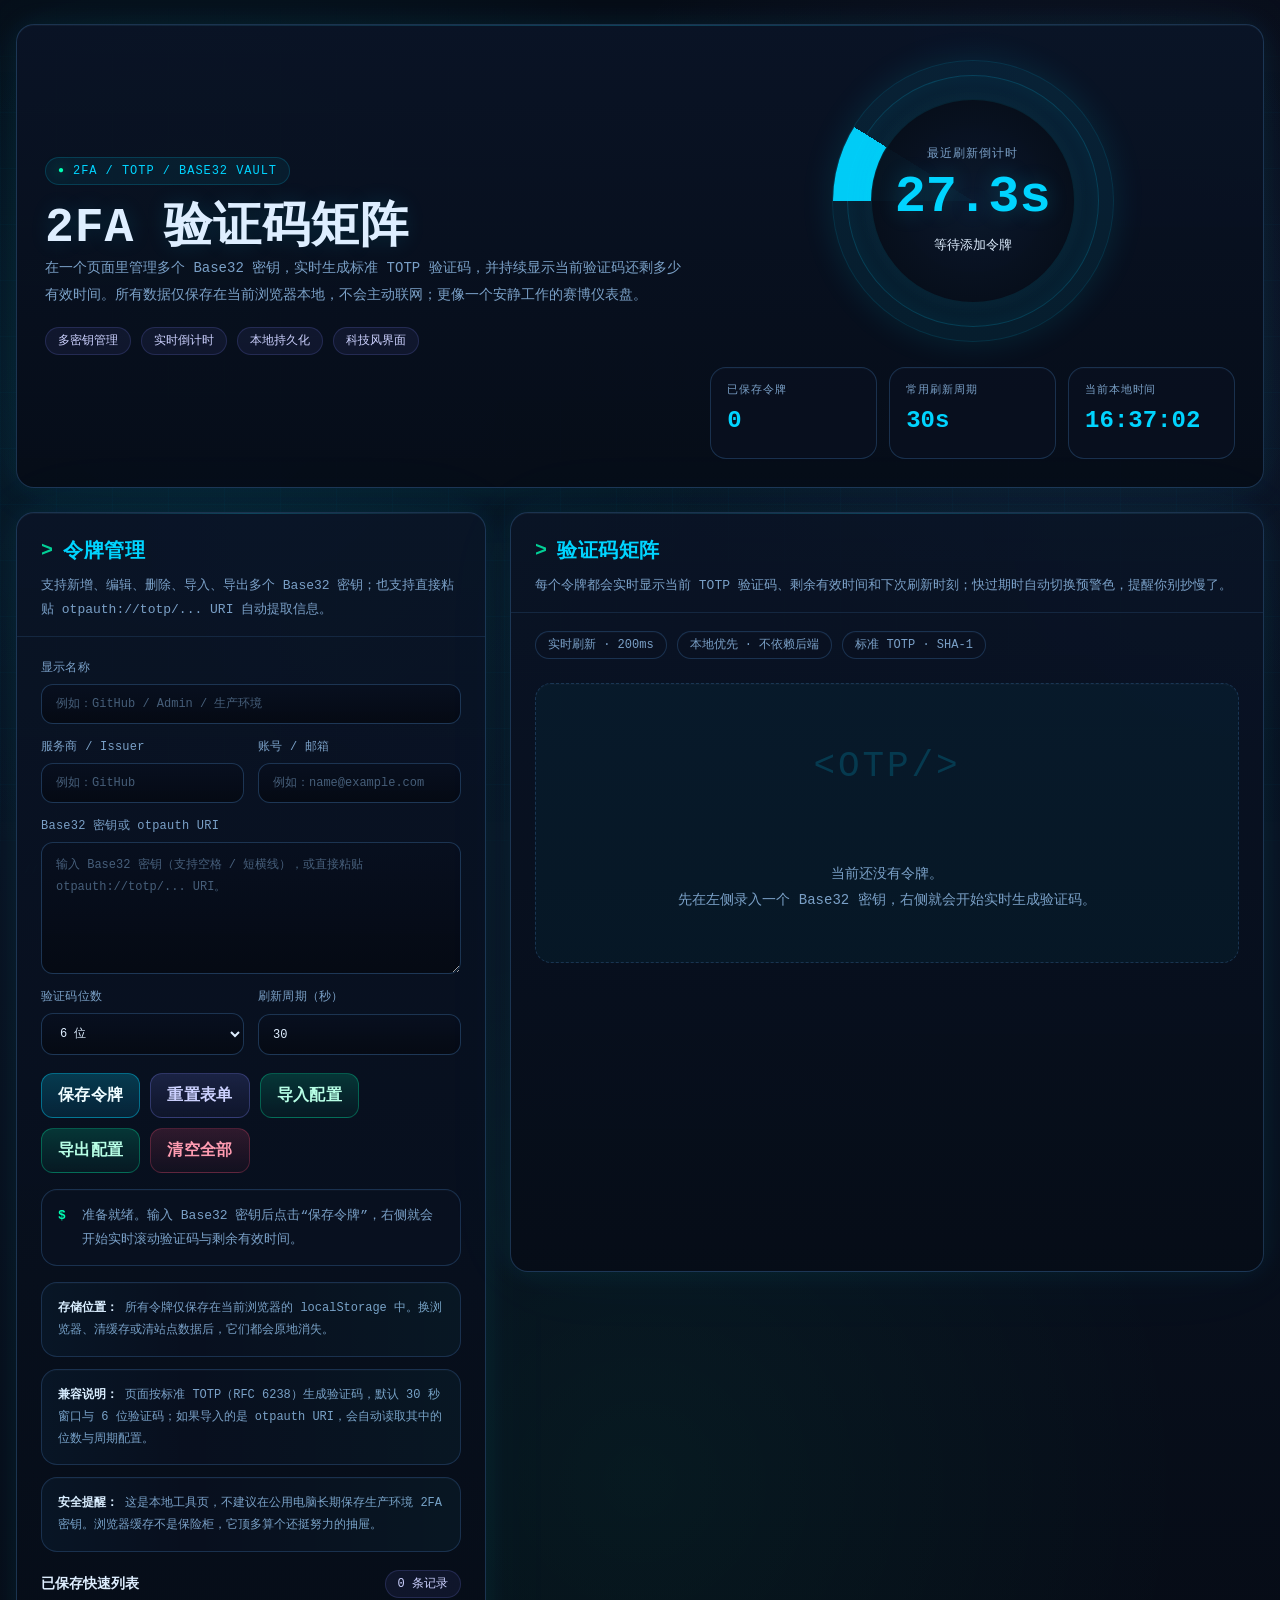
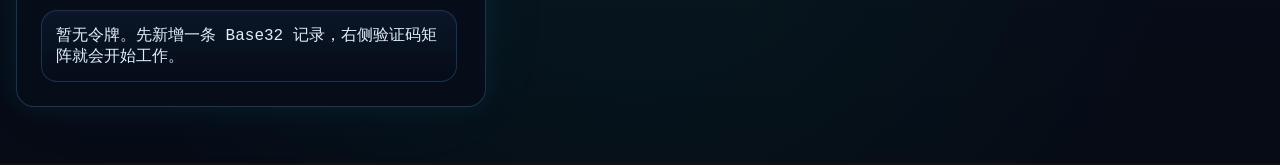
<file: 2FA验证码工具.html>
<!DOCTYPE html>
<html lang="zh-CN">
<head>
  <meta charset="UTF-8">
  <meta name="viewport" content="width=device-width, initial-scale=1.0">
  <title>2FA 验证码工具</title>
  <style>
    :root {
      color-scheme: dark;
      --bg: #060b15;
      --panel: rgba(9, 18, 34, 0.94);
      --panel-2: rgba(8, 16, 30, 0.92);
      --line: rgba(47, 87, 130, 0.52);
      --text: #deeeff;
      --muted: #7aa0c7;
      --accent: #00d4ff;
      --accent-2: #00ffb3;
      --accent-3: #7e84ff;
      --warning: #ffc857;
      --danger: #ff4f78;
      --shadow: 0 0 28px rgba(0, 212, 255, 0.08), 0 0 96px rgba(0, 212, 255, 0.03);
      font-family: "Cascadia Code", "Fira Code", "JetBrains Mono", Consolas, "Courier New", "PingFang SC", "Microsoft YaHei", monospace;
    }

    * { box-sizing: border-box; }

    html, body {
      margin: 0;
      min-height: 100%;
    }

    body {
      color: var(--text);
      background:
        radial-gradient(circle at 15% 20%, rgba(0, 212, 255, 0.08), transparent 30%),
        radial-gradient(circle at 84% 16%, rgba(126, 132, 255, 0.08), transparent 28%),
        radial-gradient(circle at 50% 84%, rgba(0, 255, 179, 0.05), transparent 34%),
        linear-gradient(180deg, #060b15 0%, #091221 48%, #060b15 100%);
      overflow-x: hidden;
      position: relative;
    }

    body::before,
    body::after {
      content: "";
      position: fixed;
      inset: 0;
      z-index: 0;
      pointer-events: none;
    }

    body::before {
      background-image:
        linear-gradient(rgba(0, 212, 255, 0.026) 1px, transparent 1px),
        linear-gradient(90deg, rgba(0, 212, 255, 0.026) 1px, transparent 1px);
      background-size: 56px 56px;
      mask-image: linear-gradient(180deg, transparent, rgba(255, 255, 255, 0.88) 12%, rgba(255, 255, 255, 0.88) 88%, transparent);
    }

    body::after {
      background: linear-gradient(180deg, transparent 0%, rgba(0, 212, 255, 0.018) 48%, transparent 100%);
      animation: scanline 9s linear infinite;
      opacity: 0.6;
    }

    @keyframes scanline {
      from { transform: translateY(-100%); }
      to { transform: translateY(100%); }
    }

    ::selection {
      background: rgba(0, 212, 255, 0.28);
      color: #fff;
    }

    .page {
      position: relative;
      z-index: 1;
      width: min(1540px, calc(100% - 32px));
      margin: 0 auto;
      padding: 24px 0 56px;
    }

    .page::before {
      content: "// TOTP MULTI-VAULT :: LOCAL-FIRST";
      position: fixed;
      left: 24px;
      bottom: 24px;
      font-size: 11px;
      letter-spacing: 0.08em;
      color: rgba(0, 212, 255, 0.16);
      pointer-events: none;
      z-index: 0;
    }

    .panel {
      position: relative;
      overflow: hidden;
      border-radius: 18px;
      border: 1px solid var(--line);
      background:
        linear-gradient(180deg, rgba(10, 20, 38, 0.95), rgba(6, 13, 24, 0.98)),
        radial-gradient(circle at top right, rgba(0, 212, 255, 0.08), transparent 50%);
      box-shadow: var(--shadow), inset 0 1px 0 rgba(255, 255, 255, 0.03);
    }

    .panel::after {
      content: "";
      position: absolute;
      top: 0;
      left: 0;
      right: 0;
      height: 1px;
      background: linear-gradient(90deg, transparent, rgba(0, 212, 255, 0.22), transparent);
      pointer-events: none;
    }

    .hero {
      display: grid;
      grid-template-columns: minmax(0, 1.1fr) minmax(320px, 0.9fr);
      gap: 24px;
      align-items: center;
      padding: 28px;
    }

    .hero-copy {
      display: grid;
      gap: 18px;
    }

    .hero-kicker,
    .chip,
    .pill,
    .toolbar-chip {
      display: inline-flex;
      align-items: center;
      gap: 8px;
      width: fit-content;
      padding: 7px 12px;
      border-radius: 999px;
      font-size: 12px;
      line-height: 1;
      white-space: nowrap;
    }

    .hero-kicker {
      border: 1px solid rgba(0, 212, 255, 0.18);
      background: rgba(0, 212, 255, 0.06);
      color: var(--accent);
      letter-spacing: 0.08em;
      text-transform: uppercase;
    }

    .hero-kicker::before {
      content: "●";
      color: var(--accent-2);
      text-shadow: 0 0 14px rgba(0, 255, 179, 0.7);
      font-size: 10px;
    }

    .hero h1 {
      margin: 0;
      font-size: clamp(32px, 4vw, 48px);
      line-height: 1.08;
      letter-spacing: 0.02em;
      text-shadow: 0 0 22px rgba(0, 212, 255, 0.14);
    }

    .hero p {
      margin: 0;
      max-width: 860px;
      color: var(--muted);
      font-size: 14px;
      line-height: 1.95;
    }

    .hero-tags,
    .action-row,
    .saved-item-actions,
    .token-meta,
    .card-actions,
    .toolbar {
      display: flex;
      flex-wrap: wrap;
      gap: 10px;
    }

    .chip {
      border: 1px solid rgba(126, 132, 255, 0.18);
      background: rgba(126, 132, 255, 0.08);
      color: #ccd1ff;
    }

    .hero-side {
      display: grid;
      gap: 18px;
    }

    .ring-wrap {
      display: grid;
      place-items: center;
      padding: 8px;
    }

    .hero-ring {
      --angle: 0deg;
      --ring-color: rgba(0, 212, 255, 0.96);
      width: min(280px, 100%);
      aspect-ratio: 1;
      border-radius: 50%;
      padding: 16px;
      display: grid;
      place-items: center;
      position: relative;
      isolation: isolate;
      background:
        radial-gradient(circle at center, rgba(0, 212, 255, 0.18), transparent 58%),
        conic-gradient(from -90deg, var(--ring-color) var(--angle), rgba(0, 212, 255, 0.08) 0deg);
      box-shadow: 0 0 0 1px rgba(0, 212, 255, 0.12), 0 0 34px rgba(0, 212, 255, 0.12);
    }

    .hero-ring::before,
    .hero-ring::after {
      content: "";
      position: absolute;
      border-radius: 50%;
      pointer-events: none;
    }

    .hero-ring::before {
      inset: 14px;
      border: 1px solid rgba(0, 212, 255, 0.18);
      box-shadow: inset 0 0 22px rgba(0, 212, 255, 0.05);
    }

    .hero-ring::after {
      inset: 38px;
      background: radial-gradient(circle at center, rgba(12, 24, 44, 0.96), rgba(5, 10, 20, 0.98));
      border: 1px solid rgba(0, 212, 255, 0.1);
      z-index: -1;
    }

    .hero-ring-content {
      width: 100%;
      height: 100%;
      padding: 68px 42px;
      display: grid;
      align-content: center;
      justify-items: center;
      text-align: center;
      gap: 10px;
      border-radius: 50%;
    }

    .hero-ring-content span {
      color: var(--muted);
      font-size: 12px;
      text-transform: uppercase;
      letter-spacing: 0.08em;
    }

    .hero-ring-content strong {
      font-size: clamp(34px, 5vw, 52px);
      line-height: 1;
      color: var(--accent);
      text-shadow: 0 0 22px rgba(0, 212, 255, 0.24);
    }

    .hero-ring-content em {
      font-style: normal;
      color: var(--text);
      font-size: 13px;
      line-height: 1.8;
      max-width: 220px;
      word-break: break-word;
    }

    .metric-grid {
      display: grid;
      grid-template-columns: repeat(3, minmax(0, 1fr));
      gap: 12px;
    }

    .metric-card,
    .note-card,
    .toolbar-chip,
    .saved-item,
    .token-card,
    .status,
    .otp-frame,
    .secret-preview,
    .empty-state {
      border-radius: 16px;
      border: 1px solid rgba(47, 87, 130, 0.48);
      background: rgba(10, 18, 34, 0.66);
      box-shadow: inset 0 1px 0 rgba(255, 255, 255, 0.02);
    }

    .metric-card {
      padding: 14px 16px;
      min-height: 92px;
    }

    .metric-card span {
      display: block;
      margin-bottom: 8px;
      font-size: 11px;
      text-transform: uppercase;
      letter-spacing: 0.08em;
      color: var(--muted);
    }

    .metric-card strong {
      display: block;
      font-size: clamp(18px, 2.2vw, 24px);
      line-height: 1.35;
      color: var(--accent);
      word-break: break-word;
    }

    .layout {
      display: grid;
      grid-template-columns: minmax(340px, 470px) minmax(0, 1fr);
      gap: 24px;
      margin-top: 24px;
      align-items: start;
    }

    .panel-header {
      padding: 24px 24px 14px;
      border-bottom: 1px solid rgba(47, 87, 130, 0.3);
    }

    .panel-header h2 {
      margin: 0;
      display: inline-flex;
      align-items: center;
      gap: 10px;
      color: var(--accent);
      font-size: 20px;
      letter-spacing: 0.02em;
    }

    .panel-header h2::before {
      content: ">";
      color: var(--accent-2);
      opacity: 0.8;
    }

    .panel-header p {
      margin: 10px 0 0;
      color: var(--muted);
      font-size: 13px;
      line-height: 1.85;
    }

    .panel-body {
      padding: 22px 24px 24px;
    }

    .field-grid {
      display: grid;
      grid-template-columns: repeat(2, minmax(0, 1fr));
      gap: 14px;
    }

    .field {
      display: grid;
      gap: 8px;
      color: var(--muted);
      font-size: 12px;
      letter-spacing: 0.02em;
    }

    .field--wide {
      grid-column: 1 / -1;
    }

    .field input,
    .field textarea,
    .field select {
      width: 100%;
      border: 1px solid rgba(47, 87, 130, 0.56);
      border-radius: 12px;
      background: linear-gradient(180deg, rgba(8, 16, 31, 0.96), rgba(5, 10, 20, 0.98));
      color: var(--text);
      font: inherit;
      padding: 12px 14px;
      outline: none;
      transition: border-color 180ms ease, box-shadow 180ms ease;
    }

    .field textarea {
      min-height: 132px;
      resize: vertical;
      line-height: 1.8;
    }

    .field input::placeholder,
    .field textarea::placeholder {
      color: rgba(122, 160, 199, 0.55);
    }

    .field input:focus,
    .field textarea:focus,
    .field select:focus,
    button:focus-visible {
      outline: none;
      border-color: rgba(0, 212, 255, 0.58);
      box-shadow: 0 0 0 3px rgba(0, 212, 255, 0.12), 0 0 24px rgba(0, 212, 255, 0.08);
    }

    .saved-list::-webkit-scrollbar,
    .token-list::-webkit-scrollbar,
    .field textarea::-webkit-scrollbar {
      width: 8px;
      height: 8px;
    }

    .saved-list::-webkit-scrollbar-thumb,
    .token-list::-webkit-scrollbar-thumb,
    .field textarea::-webkit-scrollbar-thumb {
      background: rgba(0, 212, 255, 0.16);
      border-radius: 999px;
    }

    .saved-list::-webkit-scrollbar-track,
    .token-list::-webkit-scrollbar-track,
    .field textarea::-webkit-scrollbar-track {
      background: transparent;
    }

    button {
      appearance: none;
      border: 1px solid rgba(47, 87, 130, 0.6);
      border-radius: 12px;
      padding: 11px 16px;
      min-height: 44px;
      background: linear-gradient(180deg, rgba(22, 41, 73, 0.72), rgba(7, 14, 28, 0.95));
      color: var(--text);
      font: inherit;
      font-weight: 600;
      cursor: pointer;
      transition: all 180ms ease;
      letter-spacing: 0.02em;
    }

    button:hover {
      transform: translateY(-1px);
      border-color: rgba(0, 212, 255, 0.58);
      box-shadow: 0 0 18px rgba(0, 212, 255, 0.09);
      color: var(--accent);
    }

    button:active {
      transform: translateY(1px);
    }

    button.primary {
      background: linear-gradient(180deg, rgba(0, 212, 255, 0.22), rgba(0, 122, 168, 0.18));
      border-color: rgba(0, 212, 255, 0.4);
      color: #effcff;
    }

    button.secondary {
      background: linear-gradient(180deg, rgba(0, 255, 179, 0.16), rgba(0, 92, 72, 0.12));
      border-color: rgba(0, 255, 179, 0.28);
      color: #b7ffe6;
    }

    button.ghost {
      background: linear-gradient(180deg, rgba(126, 132, 255, 0.16), rgba(66, 66, 132, 0.12));
      border-color: rgba(126, 132, 255, 0.28);
      color: #ccd1ff;
    }

    button.danger {
      background: linear-gradient(180deg, rgba(255, 79, 120, 0.16), rgba(92, 24, 43, 0.12));
      border-color: rgba(255, 79, 120, 0.24);
      color: #ff9cb2;
    }

    button.small {
      min-height: 38px;
      padding: 9px 12px;
      border-radius: 10px;
      font-size: 12px;
    }

    .status {
      margin-top: 16px;
      min-height: 52px;
      padding: 14px 16px 14px 40px;
      color: var(--muted);
      font-size: 13px;
      line-height: 1.8;
      position: relative;
    }

    .status::before {
      content: "$";
      position: absolute;
      left: 16px;
      top: 14px;
      color: var(--accent-2);
      font-weight: 700;
    }

    .status.success {
      border-color: rgba(0, 255, 179, 0.26);
      background: rgba(0, 255, 179, 0.07);
      color: #9ff7d8;
    }

    .status.success::before {
      content: ">";
    }

    .status.error {
      border-color: rgba(255, 79, 120, 0.26);
      background: rgba(255, 79, 120, 0.08);
      color: #ff98b2;
    }

    .status.error::before {
      content: "!";
      color: var(--danger);
    }

    .note-grid {
      display: grid;
      gap: 12px;
      margin-top: 16px;
    }

    .note-card {
      padding: 14px 16px;
      color: var(--muted);
      font-size: 12px;
      line-height: 1.85;
      position: relative;
      overflow: hidden;
    }

    .note-card::before {
      content: "";
      position: absolute;
      inset: 0;
      background: linear-gradient(90deg, rgba(0, 212, 255, 0.03), transparent 35%, rgba(0, 255, 179, 0.03));
      pointer-events: none;
    }

    .note-card strong {
      color: var(--text);
    }

    .saved-wrap {
      margin-top: 18px;
      display: grid;
      gap: 12px;
    }

    .saved-header {
      display: flex;
      align-items: center;
      justify-content: space-between;
      gap: 10px;
    }

    .saved-header h3 {
      margin: 0;
      font-size: 14px;
      color: var(--text);
    }

    .saved-list,
    .token-list {
      overflow: auto;
    }

    .saved-list {
      display: grid;
      gap: 12px;
      max-height: 360px;
      padding-right: 4px;
    }

    .saved-item {
      padding: 14px;
      display: grid;
      gap: 10px;
      background: linear-gradient(180deg, rgba(12, 23, 42, 0.88), rgba(6, 13, 24, 0.96));
    }

    .saved-item strong {
      display: block;
      font-size: 13px;
      color: var(--text);
      line-height: 1.7;
    }

    .saved-item p,
    .saved-item small {
      margin: 0;
      color: var(--muted);
      font-size: 12px;
      line-height: 1.7;
      word-break: break-word;
    }

    .vault-panel {
      min-height: 760px;
      display: flex;
      flex-direction: column;
    }

    .toolbar {
      padding: 18px 24px 0;
    }

    .toolbar-chip {
      color: var(--muted);
      border-color: rgba(47, 87, 130, 0.48);
      background: rgba(10, 18, 34, 0.66);
    }

    .token-list {
      flex: 1;
      padding: 22px 24px 24px;
    }

    .token-grid {
      display: grid;
      gap: 16px;
      grid-template-columns: repeat(auto-fill, minmax(300px, 1fr));
    }

    .token-card {
      padding: 18px;
      display: grid;
      gap: 14px;
      background: linear-gradient(180deg, rgba(12, 23, 42, 0.92), rgba(6, 13, 24, 0.98));
      transition: border-color 180ms ease, transform 180ms ease, box-shadow 180ms ease;
    }

    .token-card:hover {
      transform: translateY(-2px);
      border-color: rgba(0, 212, 255, 0.24);
      box-shadow: 0 0 18px rgba(0, 212, 255, 0.06), inset 0 1px 0 rgba(255, 255, 255, 0.02);
    }

    .token-card[data-level="warn"] {
      border-color: rgba(255, 200, 87, 0.42);
      box-shadow: 0 0 18px rgba(255, 200, 87, 0.06);
    }

    .token-card[data-level="danger"] {
      border-color: rgba(255, 79, 120, 0.42);
      box-shadow: 0 0 18px rgba(255, 79, 120, 0.09);
    }

    .token-header {
      display: flex;
      align-items: flex-start;
      justify-content: space-between;
      gap: 14px;
    }

    .token-eyebrow {
      display: inline-block;
      margin-bottom: 8px;
      color: rgba(122, 160, 199, 0.78);
      font-size: 11px;
      letter-spacing: 0.08em;
      text-transform: uppercase;
    }

    .token-header h3 {
      margin: 0;
      color: #f1fbff;
      font-size: 20px;
      line-height: 1.3;
      word-break: break-word;
    }

    .token-subline {
      margin-top: 8px;
      color: var(--muted);
      font-size: 12px;
      line-height: 1.8;
      word-break: break-word;
    }

    .token-badge {
      flex-shrink: 0;
      display: inline-flex;
      align-items: center;
      justify-content: center;
      min-width: 72px;
      padding: 8px 12px;
      border-radius: 12px;
      border: 1px solid rgba(0, 212, 255, 0.18);
      background: rgba(0, 212, 255, 0.08);
      color: var(--accent);
      font-size: 12px;
      font-weight: 700;
    }

    .otp-frame {
      display: grid;
      grid-template-columns: minmax(0, 1fr) auto;
      gap: 12px;
      align-items: center;
      padding: 14px;
      background:
        linear-gradient(180deg, rgba(0, 212, 255, 0.08), rgba(0, 212, 255, 0.02)),
        rgba(8, 16, 31, 0.7);
      border-color: rgba(0, 212, 255, 0.16);
    }

    .otp-code {
      font-size: clamp(28px, 4vw, 36px);
      line-height: 1;
      font-weight: 700;
      letter-spacing: 0.08em;
      color: #f7fdff;
      text-shadow: 0 0 18px rgba(0, 212, 255, 0.2);
      word-break: break-all;
    }

    .countdown-group {
      display: grid;
      gap: 10px;
    }

    .progress-track {
      height: 10px;
      border-radius: 999px;
      border: 1px solid rgba(47, 87, 130, 0.4);
      background: rgba(255, 255, 255, 0.05);
      overflow: hidden;
      position: relative;
    }

    .progress-track span {
      position: absolute;
      left: 0;
      top: 0;
      bottom: 0;
      width: 0;
      border-radius: inherit;
      background: linear-gradient(90deg, var(--accent-2), var(--accent));
      box-shadow: 0 0 16px rgba(0, 212, 255, 0.2);
      transition: width 180ms linear, background 180ms linear;
    }

    .token-card[data-level="warn"] .progress-track span {
      background: linear-gradient(90deg, #ffd86b, #ffc857);
    }

    .token-card[data-level="danger"] .progress-track span {
      background: linear-gradient(90deg, #ff8faf, #ff4f78);
    }

    .countdown-inline {
      display: flex;
      justify-content: space-between;
      gap: 12px;
      flex-wrap: wrap;
      color: var(--muted);
      font-size: 12px;
      line-height: 1.7;
    }

    .countdown-inline strong {
      color: var(--text);
    }

    .pill {
      border: 1px solid rgba(0, 212, 255, 0.14);
      background: rgba(0, 212, 255, 0.06);
      color: var(--accent);
      font-size: 11px;
    }

    .pill.alt {
      border-color: rgba(126, 132, 255, 0.18);
      background: rgba(126, 132, 255, 0.08);
      color: #ccd1ff;
    }

    .pill.good {
      border-color: rgba(0, 255, 179, 0.18);
      background: rgba(0, 255, 179, 0.08);
      color: #a7ffe2;
    }

    .secret-preview {
      padding: 12px 14px;
      display: grid;
      gap: 8px;
      background: rgba(8, 15, 28, 0.72);
    }

    .secret-preview span {
      color: var(--muted);
      font-size: 11px;
      text-transform: uppercase;
      letter-spacing: 0.08em;
    }

    .secret-preview code {
      color: #dff0ff;
      font-size: 12px;
      line-height: 1.8;
      word-break: break-all;
      white-space: normal;
    }

    .card-actions {
      justify-content: flex-end;
    }

    .empty-state {
      margin: 24px;
      min-height: 280px;
      display: grid;
      place-items: center;
      text-align: center;
      color: var(--muted);
      font-size: 14px;
      line-height: 1.9;
      padding: 24px;
      border-style: dashed;
      background: rgba(0, 212, 255, 0.04);
    }

    .empty-state::before {
      content: "<OTP/>";
      display: block;
      font-size: 36px;
      color: rgba(0, 212, 255, 0.18);
      margin-bottom: 10px;
      letter-spacing: 0.08em;
    }

    .hidden { display: none !important; }

    @media (max-width: 1200px) {
      .hero,
      .layout {
        grid-template-columns: 1fr;
      }

      .hero-side {
        grid-template-columns: minmax(240px, 300px) minmax(0, 1fr);
        align-items: center;
      }
    }

    @media (max-width: 820px) {
      .page {
        width: min(100% - 18px, 100%);
        padding-top: 12px;
      }

      .page::before { display: none; }

      .hero,
      .panel-header,
      .panel-body,
      .toolbar,
      .token-list {
        padding-left: 16px;
        padding-right: 16px;
      }

      .hero {
        padding-top: 20px;
        padding-bottom: 20px;
      }

      .hero-side,
      .metric-grid,
      .field-grid,
      .token-grid {
        grid-template-columns: 1fr;
      }

      .otp-frame { grid-template-columns: 1fr; }

      .card-actions button,
      .saved-item-actions button {
        flex: 1 1 0;
      }
    }
  </style>
</head>
<body>
  <main class="page">
    <section class="panel hero">
      <div class="hero-copy">
        <span class="hero-kicker">2FA / TOTP / Base32 Vault</span>
        <div>
          <h1>2FA 验证码矩阵</h1>
          <p>在一个页面里管理多个 Base32 密钥，实时生成标准 TOTP 验证码，并持续显示当前验证码还剩多少有效时间。所有数据仅保存在当前浏览器本地，不会主动联网；更像一个安静工作的赛博仪表盘。</p>
        </div>
        <div class="hero-tags">
          <span class="chip">多密钥管理</span>
          <span class="chip">实时倒计时</span>
          <span class="chip">本地持久化</span>
          <span class="chip">科技风界面</span>
        </div>
      </div>

      <div class="hero-side">
        <div class="ring-wrap">
          <div id="heroRing" class="hero-ring" style="--angle: 0deg; --ring-color: rgba(0, 212, 255, 0.96);">
            <div class="hero-ring-content">
              <span>最近刷新倒计时</span>
              <strong id="heroRemaining">30.0s</strong>
              <em id="heroTarget">等待添加令牌</em>
            </div>
          </div>
        </div>

        <div class="metric-grid">
          <div class="metric-card">
            <span>已保存令牌</span>
            <strong id="metricCount">0</strong>
          </div>
          <div class="metric-card">
            <span>常用刷新周期</span>
            <strong id="metricPeriod">30s</strong>
          </div>
          <div class="metric-card">
            <span>当前本地时间</span>
            <strong id="metricClock">--:--:--</strong>
          </div>
        </div>
      </div>
    </section>

    <section class="layout">
      <section class="panel">
        <div class="panel-header">
          <h2>令牌管理</h2>
          <p>支持新增、编辑、删除、导入、导出多个 Base32 密钥；也支持直接粘贴 <code>otpauth://totp/...</code> URI 自动提取信息。</p>
        </div>

        <div class="panel-body">
          <form id="secretForm" novalidate>
            <div class="field-grid">
              <label class="field field--wide">
                <span>显示名称</span>
                <input id="labelInput" type="text" maxlength="80" placeholder="例如：GitHub / Admin / 生产环境" autocomplete="off">
              </label>

              <label class="field">
                <span>服务商 / Issuer</span>
                <input id="issuerInput" type="text" maxlength="80" placeholder="例如：GitHub" autocomplete="off">
              </label>

              <label class="field">
                <span>账号 / 邮箱</span>
                <input id="accountInput" type="text" maxlength="120" placeholder="例如：name@example.com" autocomplete="off">
              </label>

              <label class="field field--wide">
                <span>Base32 密钥或 otpauth URI</span>
                <textarea id="secretInput" spellcheck="false" placeholder="输入 Base32 密钥（支持空格 / 短横线），或直接粘贴 otpauth://totp/... URI。"></textarea>
              </label>

              <label class="field">
                <span>验证码位数</span>
                <select id="digitsInput">
                  <option value="6" selected>6 位</option>
                  <option value="8">8 位</option>
                </select>
              </label>

              <label class="field">
                <span>刷新周期（秒）</span>
                <input id="periodInput" type="number" min="10" max="300" step="5" value="30" inputmode="numeric">
              </label>
            </div>

            <div class="action-row" style="margin-top: 18px;">
              <button id="saveButton" class="primary" type="submit">保存令牌</button>
              <button id="resetButton" class="ghost" type="button">重置表单</button>
              <button id="importButton" class="secondary" type="button">导入配置</button>
              <button id="exportButton" class="secondary" type="button">导出配置</button>
              <button id="clearAllButton" class="danger" type="button">清空全部</button>
            </div>

            <div id="status" class="status">准备就绪。输入 Base32 密钥后点击“保存令牌”，右侧就会开始实时滚动验证码与剩余有效时间。</div>

            <div class="note-grid">
              <div class="note-card"><strong>存储位置：</strong> 所有令牌仅保存在当前浏览器的 <code>localStorage</code> 中。换浏览器、清缓存或清站点数据后，它们都会原地消失。</div>
              <div class="note-card"><strong>兼容说明：</strong> 页面按标准 TOTP（RFC 6238）生成验证码，默认 30 秒窗口与 6 位验证码；如果导入的是 otpauth URI，会自动读取其中的位数与周期配置。</div>
              <div class="note-card"><strong>安全提醒：</strong> 这是本地工具页，不建议在公用电脑长期保存生产环境 2FA 密钥。浏览器缓存不是保险柜，它顶多算个还挺努力的抽屉。</div>
            </div>
          </form>

          <div class="saved-wrap">
            <div class="saved-header">
              <h3>已保存快速列表</h3>
              <span id="savedCount" class="chip">0 条记录</span>
            </div>
            <div id="savedList" class="saved-list">
              <div class="saved-item">暂无令牌。先新增一条 Base32 记录，右侧验证码矩阵就会开始工作。</div>
            </div>
          </div>
        </div>
      </section>

      <section class="panel vault-panel">
        <div class="panel-header">
          <h2>验证码矩阵</h2>
          <p>每个令牌都会实时显示当前 TOTP 验证码、剩余有效时间和下次刷新时刻；快过期时自动切换预警色，提醒你别抄慢了。</p>
        </div>

        <div class="toolbar">
          <span class="toolbar-chip">实时刷新 · 200ms</span>
          <span class="toolbar-chip">本地优先 · 不依赖后端</span>
          <span class="toolbar-chip">标准 TOTP · SHA-1</span>
        </div>

        <div id="emptyState" class="empty-state">当前还没有令牌。<br>先在左侧录入一个 Base32 密钥，右侧就会开始实时生成验证码。</div>
        <div class="token-list">
          <div id="tokenList" class="token-grid"></div>
        </div>
      </section>
    </section>
  </main>

  <input id="importInput" type="file" accept=".json,application/json" class="hidden">

  <script>
    const STORAGE_KEY = 'copilot-2fa-vault-v1';
    const DEFAULT_PERIOD = 30;
    const DEFAULT_DIGITS = 6;
    const TICK_INTERVAL = 200;
    const timeFormatter = new Intl.DateTimeFormat('zh-CN', {
      hour: '2-digit',
      minute: '2-digit',
      second: '2-digit',
      hour12: false
    });

    const refs = {
      secretForm: document.getElementById('secretForm'),
      labelInput: document.getElementById('labelInput'),
      issuerInput: document.getElementById('issuerInput'),
      accountInput: document.getElementById('accountInput'),
      secretInput: document.getElementById('secretInput'),
      digitsInput: document.getElementById('digitsInput'),
      periodInput: document.getElementById('periodInput'),
      saveButton: document.getElementById('saveButton'),
      resetButton: document.getElementById('resetButton'),
      importButton: document.getElementById('importButton'),
      exportButton: document.getElementById('exportButton'),
      clearAllButton: document.getElementById('clearAllButton'),
      importInput: document.getElementById('importInput'),
      status: document.getElementById('status'),
      savedCount: document.getElementById('savedCount'),
      savedList: document.getElementById('savedList'),
      tokenList: document.getElementById('tokenList'),
      emptyState: document.getElementById('emptyState'),
      metricCount: document.getElementById('metricCount'),
      metricPeriod: document.getElementById('metricPeriod'),
      metricClock: document.getElementById('metricClock'),
      heroRemaining: document.getElementById('heroRemaining'),
      heroTarget: document.getElementById('heroTarget'),
      heroRing: document.getElementById('heroRing')
    };

    const state = {
      entries: [],
      editingId: '',
      runtime: new Map(),
      cardRefs: new Map(),
      timer: null,
      selfTestPassed: false
    };

    function setStatus(message, type = '') {
      refs.status.textContent = message;
      refs.status.className = 'status' + (type ? ` ${type}` : '');
    }

    function formatNumber(value) {
      return new Intl.NumberFormat('zh-CN').format(value);
    }

    function formatRemaining(remainingMs) {
      return `${(Math.max(0, remainingMs) / 1000).toFixed(1)}s`;
    }

    function escapeHtml(value) {
      return String(value ?? '').replace(/[&<>"']/g, (char) => ({
        '&': '&amp;',
        '<': '&lt;',
        '>': '&gt;',
        '"': '&quot;',
        "'": '&#39;'
      }[char]));
    }

    function createId() {
      if (typeof crypto !== 'undefined' && typeof crypto.randomUUID === 'function') {
        return crypto.randomUUID();
      }
      return `token-${Date.now()}-${Math.random().toString(16).slice(2, 10)}`;
    }

    function normalizeText(value) {
      return String(value || '').trim();
    }

    function normalizeBase32Secret(value) {
      return String(value || '')
        .toUpperCase()
        .replace(/\s+/g, '')
        .replace(/-/g, '')
        .replace(/=+$/g, '');
    }

    function decodeBase32(secret) {
      const normalized = normalizeBase32Secret(secret);
      if (!normalized) {
        throw new Error('Base32 密钥不能为空。');
      }
      if (!/^[A-Z2-7]+$/.test(normalized)) {
        throw new Error('Base32 密钥包含非法字符，只允许 A-Z 和 2-7。');
      }

      const alphabet = 'ABCDEFGHIJKLMNOPQRSTUVWXYZ234567';
      let buffer = 0;
      let bitsLeft = 0;
      const output = [];

      for (const char of normalized) {
        const value = alphabet.indexOf(char);
        buffer = (buffer << 5) | value;
        bitsLeft += 5;
        if (bitsLeft >= 8) {
          output.push((buffer >>> (bitsLeft - 8)) & 0xff);
          bitsLeft -= 8;
        }
      }

      if (output.length === 0) {
        throw new Error('Base32 密钥解码失败。');
      }

      return new Uint8Array(output);
    }

    function concatBytes(...arrays) {
      const totalLength = arrays.reduce((sum, array) => sum + array.length, 0);
      const result = new Uint8Array(totalLength);
      let offset = 0;
      arrays.forEach((array) => {
        result.set(array, offset);
        offset += array.length;
      });
      return result;
    }

    function leftRotate(value, bits) {
      return ((value << bits) | (value >>> (32 - bits))) >>> 0;
    }

    function sha1(bytes) {
      const message = bytes instanceof Uint8Array ? bytes : new Uint8Array(bytes);
      const originalLength = message.length;
      const bitLength = originalLength * 8;
      const withOne = originalLength + 1;
      const zeroPadLength = (64 - ((withOne + 8) % 64)) % 64;
      const totalLength = withOne + zeroPadLength + 8;
      const buffer = new Uint8Array(totalLength);
      const view = new DataView(buffer.buffer);
      const words = new Uint32Array(80);

      buffer.set(message);
      buffer[originalLength] = 0x80;
      view.setUint32(totalLength - 8, Math.floor(bitLength / 0x100000000));
      view.setUint32(totalLength - 4, bitLength >>> 0);

      let h0 = 0x67452301;
      let h1 = 0xefcdab89;
      let h2 = 0x98badcfe;
      let h3 = 0x10325476;
      let h4 = 0xc3d2e1f0;

      for (let offset = 0; offset < totalLength; offset += 64) {
        for (let index = 0; index < 16; index += 1) {
          words[index] = view.getUint32(offset + index * 4);
        }
        for (let index = 16; index < 80; index += 1) {
          words[index] = leftRotate(words[index - 3] ^ words[index - 8] ^ words[index - 14] ^ words[index - 16], 1);
        }

        let a = h0;
        let b = h1;
        let c = h2;
        let d = h3;
        let e = h4;

        for (let index = 0; index < 80; index += 1) {
          let f = 0;
          let k = 0;
          if (index < 20) {
            f = (b & c) | (~b & d);
            k = 0x5a827999;
          } else if (index < 40) {
            f = b ^ c ^ d;
            k = 0x6ed9eba1;
          } else if (index < 60) {
            f = (b & c) | (b & d) | (c & d);
            k = 0x8f1bbcdc;
          } else {
            f = b ^ c ^ d;
            k = 0xca62c1d6;
          }

          const temp = (leftRotate(a, 5) + f + e + k + words[index]) >>> 0;
          e = d;
          d = c;
          c = leftRotate(b, 30);
          b = a;
          a = temp;
        }

        h0 = (h0 + a) >>> 0;
        h1 = (h1 + b) >>> 0;
        h2 = (h2 + c) >>> 0;
        h3 = (h3 + d) >>> 0;
        h4 = (h4 + e) >>> 0;
      }

      const digest = new Uint8Array(20);
      const digestView = new DataView(digest.buffer);
      digestView.setUint32(0, h0);
      digestView.setUint32(4, h1);
      digestView.setUint32(8, h2);
      digestView.setUint32(12, h3);
      digestView.setUint32(16, h4);
      return digest;
    }

    function hmacSha1(key, message) {
      const blockSize = 64;
      let workingKey = key;
      if (workingKey.length > blockSize) {
        workingKey = sha1(workingKey);
      }
      if (workingKey.length < blockSize) {
        const padded = new Uint8Array(blockSize);
        padded.set(workingKey);
        workingKey = padded;
      }

      const outer = new Uint8Array(blockSize);
      const inner = new Uint8Array(blockSize);
      for (let index = 0; index < blockSize; index += 1) {
        outer[index] = workingKey[index] ^ 0x5c;
        inner[index] = workingKey[index] ^ 0x36;
      }

      return sha1(concatBytes(outer, sha1(concatBytes(inner, message))));
    }

    function counterToBytes(counter) {
      const bytes = new Uint8Array(8);
      let value = counter;
      for (let index = 7; index >= 0; index -= 1) {
        bytes[index] = value & 0xff;
        value = Math.floor(value / 256);
      }
      return bytes;
    }

    function generateTotp(secretBytes, counter, digits) {
      const hash = hmacSha1(secretBytes, counterToBytes(counter));
      const offset = hash[hash.length - 1] & 0x0f;
      const binary = ((hash[offset] & 0x7f) << 24)
        | ((hash[offset + 1] & 0xff) << 16)
        | ((hash[offset + 2] & 0xff) << 8)
        | (hash[offset + 3] & 0xff);
      return String(binary % (10 ** digits)).padStart(digits, '0');
    }

    function runSelfTest() {
      try {
        const secretBytes = decodeBase32('GEZDGNBVGY3TQOJQGEZDGNBVGY3TQOJQ');
        const tests = [
          { epoch: 59, expected: '94287082' },
          { epoch: 1111111109, expected: '07081804' },
          { epoch: 1111111111, expected: '14050471' }
        ];
        state.selfTestPassed = tests.every((test) => generateTotp(secretBytes, Math.floor(test.epoch / 30), 8) === test.expected);
      } catch (error) {
        state.selfTestPassed = false;
      }
      if (!state.selfTestPassed) {
        setStatus('TOTP 自检失败：当前页面的验证码计算结果不可信。', 'error');
      }
    }

    function parseOtpAuthUri(rawValue) {
      const raw = normalizeText(rawValue);
      if (!/^otpauth:\/\//i.test(raw)) {
        return null;
      }

      let uri;
      try {
        uri = new URL(raw);
      } catch (error) {
        throw new Error('otpauth URI 解析失败，请检查格式是否完整。');
      }

      if (uri.protocol !== 'otpauth:' || uri.host.toLowerCase() !== 'totp') {
        throw new Error('目前仅支持 otpauth://totp/... 格式。');
      }

      const labelSegment = decodeURIComponent(uri.pathname.replace(/^\/+/, ''));
      let issuerFromLabel = '';
      let accountFromLabel = '';
      let fallbackLabel = labelSegment;
      if (labelSegment.includes(':')) {
        const parts = labelSegment.split(':');
        issuerFromLabel = parts.shift().trim();
        accountFromLabel = parts.join(':').trim();
        fallbackLabel = accountFromLabel || issuerFromLabel;
      }

      const algorithm = String(uri.searchParams.get('algorithm') || 'SHA1').toUpperCase().replace(/-/g, '');
      if (algorithm !== 'SHA1') {
        throw new Error('当前工具页暂只支持 SHA-1 的 TOTP。');
      }

      return {
        label: fallbackLabel,
        issuer: normalizeText(uri.searchParams.get('issuer') || issuerFromLabel),
        account: normalizeText(accountFromLabel),
        secret: uri.searchParams.get('secret') || '',
        digits: Number(uri.searchParams.get('digits') || DEFAULT_DIGITS),
        period: Number(uri.searchParams.get('period') || DEFAULT_PERIOD)
      };
    }

    function normalizeDigits(value) {
      return Number(value) === 8 ? 8 : 6;
    }

    function normalizePeriod(value) {
      const number = Number(value);
      if (!Number.isFinite(number) || number < 10 || number > 300) {
        throw new Error('刷新周期需要填写 10 到 300 秒之间的整数。');
      }
      return Math.round(number);
    }

    function buildDisplayName(entry, index = 0) {
      return normalizeText(entry.label)
        || [normalizeText(entry.issuer), normalizeText(entry.account)].filter(Boolean).join(' / ')
        || `令牌 ${index + 1}`;
    }

    function normalizeEntry(rawEntry, index = 0) {
      const secret = normalizeBase32Secret(rawEntry.secret);
      return {
        id: normalizeText(rawEntry.id) || createId(),
        label: buildDisplayName(rawEntry, index),
        issuer: normalizeText(rawEntry.issuer),
        account: normalizeText(rawEntry.account),
        secret,
        digits: normalizeDigits(rawEntry.digits),
        period: normalizePeriod(rawEntry.period || DEFAULT_PERIOD),
        createdAt: Number(rawEntry.createdAt) || Date.now(),
        updatedAt: Number(rawEntry.updatedAt) || Date.now(),
        _secretBytes: decodeBase32(secret)
      };
    }

    function stripRuntime(entry) {
      const { _secretBytes, ...plain } = entry;
      return plain;
    }

    function loadEntries() {
      try {
        const raw = localStorage.getItem(STORAGE_KEY);
        if (!raw) {
          return [];
        }
        const parsed = JSON.parse(raw);
        const list = Array.isArray(parsed) ? parsed : Array.isArray(parsed.entries) ? parsed.entries : [];
        return list.map((entry, index) => normalizeEntry(entry, index));
      } catch (error) {
        console.warn('读取本地令牌失败：', error);
        return [];
      }
    }

    function persistEntries() {
      try {
        if (state.entries.length === 0) {
          localStorage.removeItem(STORAGE_KEY);
        } else {
          localStorage.setItem(STORAGE_KEY, JSON.stringify(state.entries.map(stripRuntime)));
        }
        return true;
      } catch (error) {
        setStatus(`本地保存失败：${error.message || '未知错误'}`, 'error');
        return false;
      }
    }

    function maskSecret(secret) {
      if (!secret) {
        return '--';
      }
      if (secret.length <= 10) {
        return `${secret.slice(0, 2)}••••${secret.slice(-2)}`;
      }
      return `${secret.slice(0, 4)} •••• •••• ${secret.slice(-4)}`;
    }

    function formatOtpDisplay(code) {
      if (!code) {
        return '··· ···';
      }
      const midpoint = Math.ceil(code.length / 2);
      return `${code.slice(0, midpoint)} ${code.slice(midpoint)}`;
    }

    function computeRemainingMs(now, period) {
      const periodMs = period * 1000;
      const elapsed = now % periodMs;
      return elapsed === 0 ? periodMs : periodMs - elapsed;
    }

    function getMostCommonPeriod(entries) {
      const counter = new Map();
      entries.forEach((entry) => {
        counter.set(entry.period, (counter.get(entry.period) || 0) + 1);
      });
      return [...counter.entries()].sort((left, right) => right[1] - left[1])[0]?.[0] || DEFAULT_PERIOD;
    }

    function getRuntime(entry) {
      const runtimeKey = `${entry.secret}|${entry.digits}|${entry.period}`;
      const existing = state.runtime.get(entry.id);
      if (existing && existing.key === runtimeKey) {
        return existing;
      }
      const runtime = {
        key: runtimeKey,
        secretBytes: entry._secretBytes || decodeBase32(entry.secret),
        lastCounter: -1,
        lastCode: ''
      };
      state.runtime.set(entry.id, runtime);
      return runtime;
    }

    function getCurrentCode(entry, now) {
      const runtime = getRuntime(entry);
      const counter = Math.floor(now / (entry.period * 1000));
      if (runtime.lastCounter !== counter) {
        runtime.lastCounter = counter;
        runtime.lastCode = generateTotp(runtime.secretBytes, counter, entry.digits);
      }
      return runtime.lastCode;
    }

    function createEntryPayloadFromForm() {
      const rawSecretInput = refs.secretInput.value;
      const uriPayload = parseOtpAuthUri(rawSecretInput);
      const secret = normalizeBase32Secret(uriPayload ? uriPayload.secret : rawSecretInput);
      const issuer = normalizeText(refs.issuerInput.value || (uriPayload && uriPayload.issuer) || '');
      const account = normalizeText(refs.accountInput.value || (uriPayload && uriPayload.account) || '');
      const label = normalizeText(refs.labelInput.value || (uriPayload && uriPayload.label) || [issuer, account].filter(Boolean).join(' / '));
      const digits = normalizeDigits(uriPayload ? uriPayload.digits : refs.digitsInput.value);
      const period = normalizePeriod(uriPayload ? uriPayload.period : refs.periodInput.value || DEFAULT_PERIOD);

      if (!secret) {
        throw new Error('请先输入 Base32 密钥。');
      }
      decodeBase32(secret);

      return {
        id: state.editingId || createId(),
        label: label || `令牌 ${state.entries.length + 1}`,
        issuer,
        account,
        secret,
        digits,
        period,
        createdAt: (state.entries.find((entry) => entry.id === state.editingId) || {}).createdAt || Date.now(),
        updatedAt: Date.now()
      };
    }

    function resetForm() {
      state.editingId = '';
      refs.secretForm.reset();
      refs.digitsInput.value = String(DEFAULT_DIGITS);
      refs.periodInput.value = String(DEFAULT_PERIOD);
      refs.saveButton.textContent = '保存令牌';
    }

    function fillForm(entry) {
      state.editingId = entry.id;
      refs.labelInput.value = entry.label || '';
      refs.issuerInput.value = entry.issuer || '';
      refs.accountInput.value = entry.account || '';
      refs.secretInput.value = entry.secret || '';
      refs.digitsInput.value = String(entry.digits || DEFAULT_DIGITS);
      refs.periodInput.value = String(entry.period || DEFAULT_PERIOD);
      refs.saveButton.textContent = '更新令牌';
      refs.labelInput.focus();
      window.scrollTo({ top: 0, behavior: 'smooth' });
    }

    function findEntryById(entryId) {
      return state.entries.find((entry) => entry.id === entryId);
    }

    function createSavedItem(entry) {
      const item = document.createElement('article');
      item.className = 'saved-item';
      item.dataset.id = entry.id;
      item.innerHTML = `
        <div>
          <strong>${escapeHtml(entry.label)}</strong>
          <p>${escapeHtml([entry.issuer, entry.account].filter(Boolean).join(' · ') || '未填写服务商 / 账号信息')}</p>
          <small>Base32：${escapeHtml(maskSecret(entry.secret))}</small>
        </div>
        <div class="saved-item-actions">
          <span class="pill">${entry.digits} 位</span>
          <span class="pill alt">${entry.period}s</span>
          <button type="button" class="ghost small" data-action="edit">编辑</button>
          <button type="button" class="danger small" data-action="delete">删除</button>
        </div>
      `;
      return item;
    }

    function createTokenCard(entry, index) {
      const card = document.createElement('article');
      card.className = 'token-card';
      card.dataset.id = entry.id;
      card.dataset.level = 'safe';
      card.innerHTML = `
        <div class="token-header">
          <div>
            <span class="token-eyebrow">Vault Slot ${String(index + 1).padStart(2, '0')}</span>
            <h3>${escapeHtml(entry.label)}</h3>
            <div class="token-subline">${escapeHtml([entry.issuer, entry.account].filter(Boolean).join(' · ') || '未填写服务商 / 账号信息')}</div>
          </div>
          <div class="token-badge">${entry.digits} 位</div>
        </div>

        <div class="otp-frame">
          <div class="otp-code" data-role="code">··· ···</div>
          <button type="button" class="primary small" data-action="copy">复制验证码</button>
        </div>

        <div class="countdown-group">
          <div class="progress-track"><span data-role="progress"></span></div>
          <div class="countdown-inline">
            <span><strong data-role="remaining">剩余 --.-s</strong></span>
            <span data-role="nextTime">下次刷新 --:--:--</span>
          </div>
        </div>

        <div class="token-meta">
          <span class="pill good">标准 TOTP</span>
          <span class="pill">${entry.period}s 周期</span>
          <span class="pill alt">SHA-1</span>
        </div>

        <div class="secret-preview">
          <span>Base32 密钥预览</span>
          <code>${escapeHtml(maskSecret(entry.secret))}</code>
        </div>

        <div class="card-actions">
          <button type="button" class="ghost small" data-action="edit">编辑</button>
          <button type="button" class="danger small" data-action="delete">删除</button>
        </div>
      `;

      state.cardRefs.set(entry.id, {
        card,
        code: card.querySelector('[data-role="code"]'),
        progress: card.querySelector('[data-role="progress"]'),
        remaining: card.querySelector('[data-role="remaining"]'),
        nextTime: card.querySelector('[data-role="nextTime"]')
      });
      return card;
    }

    function renderSavedList(sortedEntries) {
      refs.savedList.innerHTML = '';
      refs.savedCount.textContent = `${formatNumber(sortedEntries.length)} 条记录`;
      if (sortedEntries.length === 0) {
        refs.savedList.innerHTML = '<div class="saved-item">暂无令牌。先新增一条 Base32 记录，右侧验证码矩阵就会开始工作。</div>';
        return;
      }
      sortedEntries.forEach((entry) => {
        refs.savedList.appendChild(createSavedItem(entry));
      });
    }

    function renderTokenCards(sortedEntries) {
      refs.tokenList.innerHTML = '';
      state.cardRefs.clear();
      refs.emptyState.classList.toggle('hidden', sortedEntries.length > 0);
      sortedEntries.forEach((entry, index) => {
        refs.tokenList.appendChild(createTokenCard(entry, index));
      });
    }

    function renderVault() {
      const sortedEntries = [...state.entries].sort((left, right) => right.updatedAt - left.updatedAt);
      renderSavedList(sortedEntries);
      renderTokenCards(sortedEntries);
      refs.metricCount.textContent = formatNumber(sortedEntries.length);
      refs.metricPeriod.textContent = `${sortedEntries.length ? getMostCommonPeriod(sortedEntries) : DEFAULT_PERIOD}s`;
    }

    function updateHero(now) {
      refs.metricClock.textContent = timeFormatter.format(new Date(now));

      if (state.entries.length === 0) {
        const remainingMs = computeRemainingMs(now, DEFAULT_PERIOD);
        const angle = ((DEFAULT_PERIOD * 1000 - remainingMs) / (DEFAULT_PERIOD * 1000)) * 360;
        refs.heroRemaining.textContent = formatRemaining(remainingMs);
        refs.heroTarget.textContent = '等待添加令牌';
        refs.heroRing.style.setProperty('--angle', `${angle}deg`);
        refs.heroRing.style.setProperty('--ring-color', 'rgba(0, 212, 255, 0.96)');
        return;
      }

      const nearest = state.entries
        .map((entry) => ({
          entry,
          remainingMs: computeRemainingMs(now, entry.period),
          periodMs: entry.period * 1000
        }))
        .sort((left, right) => left.remainingMs - right.remainingMs)[0];

      const angle = ((nearest.periodMs - nearest.remainingMs) / nearest.periodMs) * 360;
      let ringColor = 'rgba(0, 212, 255, 0.96)';
      if (nearest.remainingMs <= 5000) {
        ringColor = 'rgba(255, 79, 120, 0.96)';
      } else if (nearest.remainingMs <= 10000) {
        ringColor = 'rgba(255, 200, 87, 0.96)';
      }

      refs.heroRemaining.textContent = formatRemaining(nearest.remainingMs);
      refs.heroTarget.textContent = `${nearest.entry.label} · ${timeFormatter.format(new Date(now + nearest.remainingMs))} 刷新`;
      refs.heroRing.style.setProperty('--angle', `${angle}deg`);
      refs.heroRing.style.setProperty('--ring-color', ringColor);
    }

    function tick() {
      const now = Date.now();
      updateHero(now);

      state.entries.forEach((entry) => {
        const ref = state.cardRefs.get(entry.id);
        if (!ref) {
          return;
        }

        const periodMs = entry.period * 1000;
        const remainingMs = computeRemainingMs(now, entry.period);
        const elapsedMs = periodMs - remainingMs;
        const ratio = Math.min(1, Math.max(0, elapsedMs / periodMs));
        const code = getCurrentCode(entry, now);

        ref.code.textContent = formatOtpDisplay(code);
        ref.remaining.textContent = `剩余 ${formatRemaining(remainingMs)}`;
        ref.nextTime.textContent = `下次刷新 ${timeFormatter.format(new Date(now + remainingMs))}`;
        ref.progress.style.width = `${Math.max(ratio * 100, 3)}%`;

        if (remainingMs <= 5000) {
          ref.card.dataset.level = 'danger';
        } else if (remainingMs <= 10000) {
          ref.card.dataset.level = 'warn';
        } else {
          ref.card.dataset.level = 'safe';
        }
      });
    }

    function startTicker() {
      if (state.timer) {
        clearInterval(state.timer);
      }
      tick();
      state.timer = window.setInterval(tick, TICK_INTERVAL);
    }

    async function copyText(text) {
      if (!text) {
        throw new Error('没有可复制的内容。');
      }
      if (navigator.clipboard && navigator.clipboard.writeText) {
        await navigator.clipboard.writeText(text);
        return;
      }
      const textarea = document.createElement('textarea');
      textarea.value = text;
      textarea.setAttribute('readonly', 'readonly');
      textarea.style.position = 'fixed';
      textarea.style.opacity = '0';
      document.body.appendChild(textarea);
      textarea.select();
      document.execCommand('copy');
      textarea.remove();
    }

    function handleDelete(entryId) {
      const target = findEntryById(entryId);
      if (!target) {
        return;
      }
      const confirmed = window.confirm(`确认删除令牌“${target.label}”吗？`);
      if (!confirmed) {
        return;
      }
      state.entries = state.entries.filter((entry) => entry.id !== entryId);
      state.runtime.delete(entryId);
      if (state.editingId === entryId) {
        resetForm();
      }
      persistEntries();
      renderVault();
      tick();
      setStatus(`已删除令牌：${target.label}`, 'success');
    }

    async function handleSave(event) {
      event.preventDefault();
      try {
        const payload = normalizeEntry(createEntryPayloadFromForm(), state.entries.length);
        const existingIndex = state.entries.findIndex((entry) => entry.id === payload.id);
        if (existingIndex >= 0) {
          state.entries.splice(existingIndex, 1, payload);
          setStatus(`已更新令牌：${payload.label}`, 'success');
        } else {
          state.entries.unshift(payload);
          setStatus(`已新增令牌：${payload.label}`, 'success');
        }
        persistEntries();
        renderVault();
        resetForm();
        tick();
      } catch (error) {
        setStatus(error.message || '保存失败，请检查输入内容。', 'error');
      }
    }

    async function handleActions(event) {
      const button = event.target.closest('button[data-action]');
      if (!button) {
        return;
      }
      const container = button.closest('[data-id]');
      const entryId = container && container.dataset ? container.dataset.id : '';
      const target = findEntryById(entryId);
      if (!target) {
        return;
      }

      const action = button.dataset.action;
      if (action === 'edit') {
        fillForm(target);
        setStatus(`正在编辑令牌：${target.label}`, 'success');
        return;
      }
      if (action === 'delete') {
        handleDelete(entryId);
        return;
      }
      if (action === 'copy') {
        try {
          const code = getCurrentCode(target, Date.now());
          await copyText(code);
          setStatus(`验证码已复制：${target.label}`, 'success');
        } catch (error) {
          setStatus(error.message || '复制失败。', 'error');
        }
      }
    }

    function exportEntries() {
      if (state.entries.length === 0) {
        setStatus('当前没有可导出的令牌。', 'error');
        return;
      }
      const payload = {
        version: 1,
        exportedAt: new Date().toISOString(),
        entries: state.entries.map(stripRuntime)
      };
      const blob = new Blob([JSON.stringify(payload, null, 2)], { type: 'application/json;charset=utf-8' });
      const url = URL.createObjectURL(blob);
      const link = document.createElement('a');
      const stamp = new Date();
      link.href = url;
      link.download = `2fa-vault-${stamp.getFullYear()}${String(stamp.getMonth() + 1).padStart(2, '0')}${String(stamp.getDate()).padStart(2, '0')}-${String(stamp.getHours()).padStart(2, '0')}${String(stamp.getMinutes()).padStart(2, '0')}${String(stamp.getSeconds()).padStart(2, '0')}.json`;
      document.body.appendChild(link);
      link.click();
      link.remove();
      URL.revokeObjectURL(url);
      setStatus(`已导出 ${state.entries.length} 个令牌。`, 'success');
    }

    async function handleImportChange(event) {
      const file = event.target.files && event.target.files[0];
      refs.importInput.value = '';
      if (!file) {
        return;
      }
      try {
        const rawText = await file.text();
        const parsed = JSON.parse(rawText);
        const list = Array.isArray(parsed) ? parsed : Array.isArray(parsed.entries) ? parsed.entries : null;
        if (!list) {
          throw new Error('导入文件格式不正确，需为数组或包含 entries 数组。');
        }
        const importedEntries = list.map((entry, index) => normalizeEntry({ ...entry, id: createId() }, index));
        state.entries = [...importedEntries, ...state.entries];
        persistEntries();
        renderVault();
        tick();
        setStatus(`导入成功：新增 ${importedEntries.length} 个令牌。`, 'success');
      } catch (error) {
        setStatus(error.message || '导入失败，请检查 JSON 格式。', 'error');
      }
    }

    function clearAllEntries() {
      if (state.entries.length === 0) {
        setStatus('已经是空的了，没有什么可清空的。', 'error');
        return;
      }
      const confirmed = window.confirm('确认清空当前浏览器中保存的全部令牌吗？此操作不可撤销。');
      if (!confirmed) {
        return;
      }
      state.entries = [];
      state.runtime.clear();
      resetForm();
      persistEntries();
      renderVault();
      tick();
      setStatus('已清空全部令牌。', 'success');
    }

    function bindEvents() {
      refs.secretForm.addEventListener('submit', handleSave);
      refs.resetButton.addEventListener('click', () => {
        resetForm();
        setStatus('表单已重置。', 'success');
      });
      refs.exportButton.addEventListener('click', exportEntries);
      refs.importButton.addEventListener('click', () => refs.importInput.click());
      refs.importInput.addEventListener('change', handleImportChange);
      refs.clearAllButton.addEventListener('click', clearAllEntries);
      refs.savedList.addEventListener('click', handleActions);
      refs.tokenList.addEventListener('click', handleActions);
      document.addEventListener('visibilitychange', () => {
        if (!document.hidden) {
          tick();
        }
      });
    }

    function init() {
      runSelfTest();
      state.entries = loadEntries();
      bindEvents();
      renderVault();
      startTicker();
      if (state.selfTestPassed && state.entries.length > 0) {
        setStatus(`已从本地恢复 ${state.entries.length} 个令牌。`, 'success');
      }
    }

    init();
  </script>
</body>
</html>
</file>
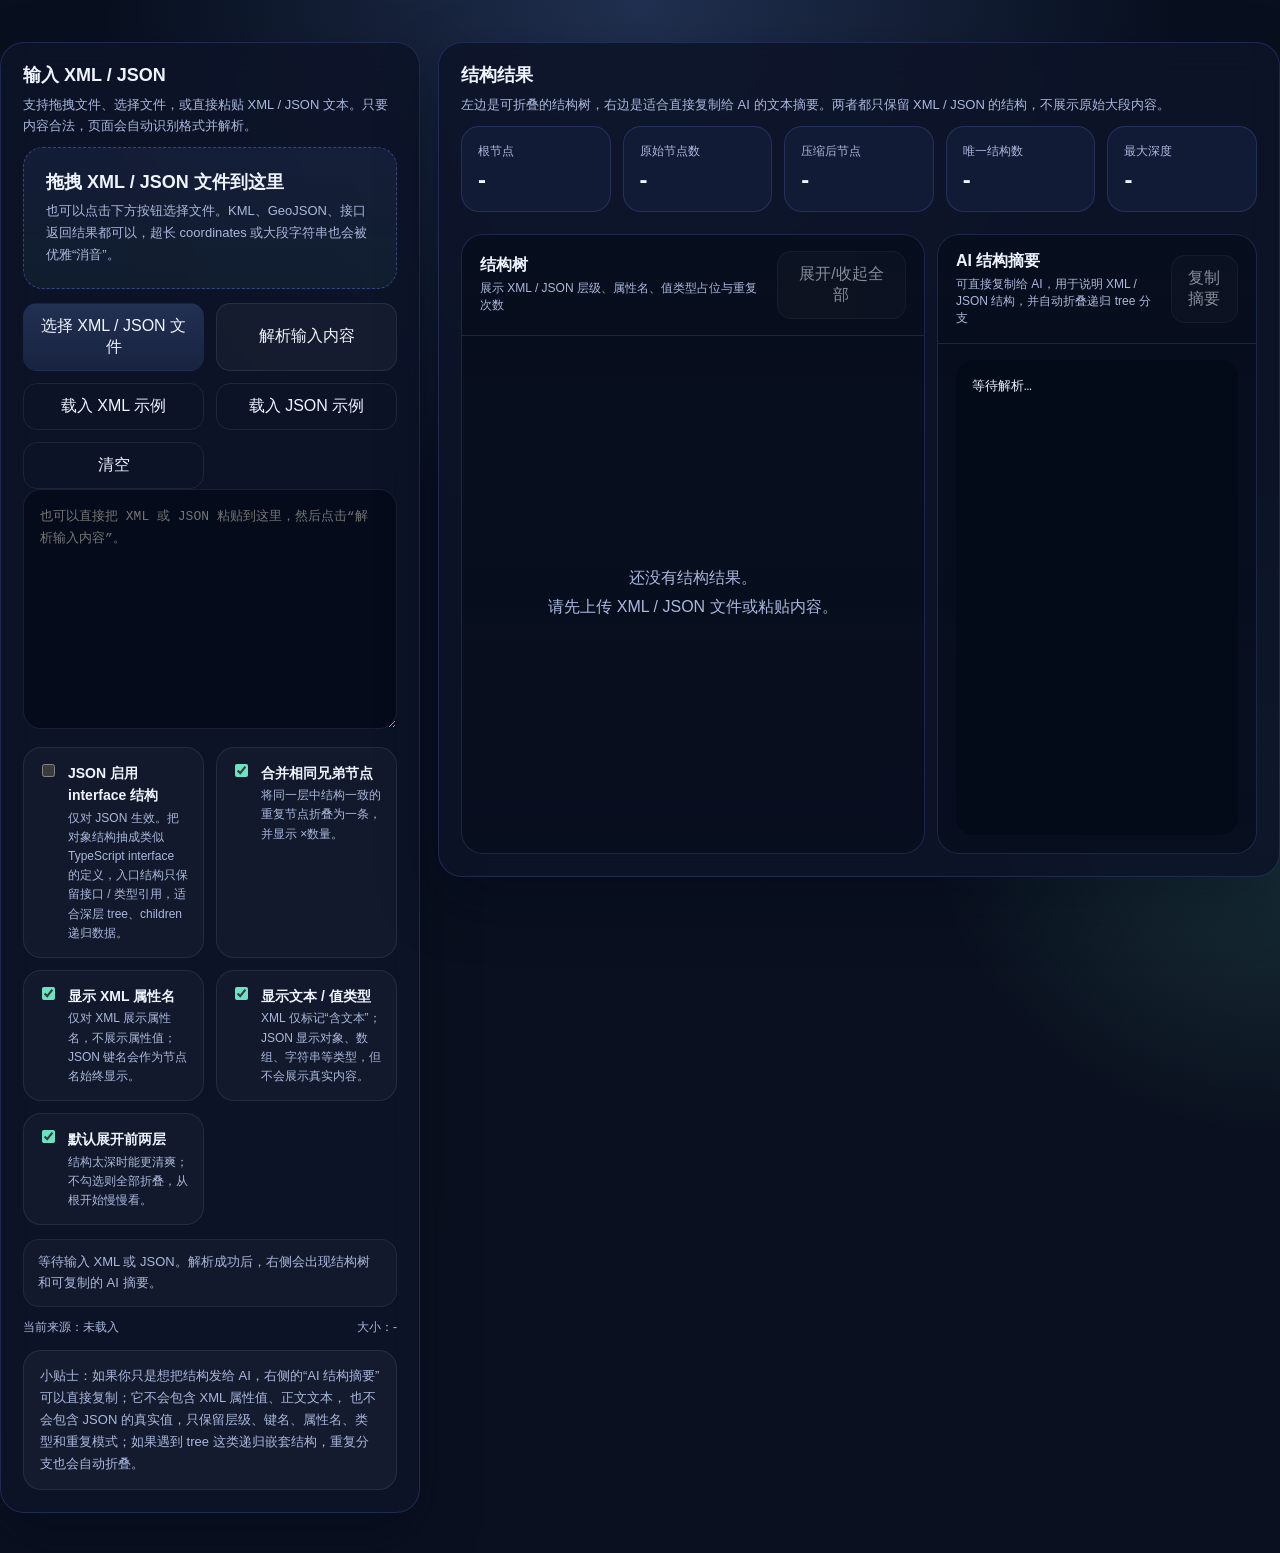
<file: XML 结构查看器.html>
<!DOCTYPE html>
<html lang="zh-CN">
<head>
  <meta charset="UTF-8">
  <meta name="viewport" content="width=device-width, initial-scale=1.0">
  <title>XML / JSON 结构查看器</title>
  <style>
    :root {
      color-scheme: dark;
      --bg: #0b1020;
      --panel: rgba(13, 20, 40, 0.88);
      --panel-2: rgba(19, 29, 56, 0.9);
      --line: rgba(120, 146, 255, 0.18);
      --line-strong: rgba(120, 146, 255, 0.35);
      --text: #eff4ff;
      --muted: #aab8dc;
      --accent: #7aa2ff;
      --accent-2: #6de2c3;
      --warning: #ffb86c;
      --danger: #ff7f96;
      --shadow: 0 24px 60px rgba(2, 8, 23, 0.35);
      font-family: "Segoe UI", "PingFang SC", "Microsoft YaHei", sans-serif;
    }

    * {
      box-sizing: border-box;
    }

    body {
      margin: 0;
      min-height: 100vh;
      background:
        radial-gradient(circle at top, rgba(122, 162, 255, 0.22), transparent 32%),
        radial-gradient(circle at right, rgba(109, 226, 195, 0.18), transparent 24%),
        linear-gradient(180deg, #08101f 0%, #0b1020 100%);
      color: var(--text);
    }

    .page {
      margin: 0 auto;
      padding: 24px 0 40px;
    }

    .hero {
      padding: 28px;
      border: 1px solid var(--line);
      border-radius: 24px;
      background: linear-gradient(180deg, rgba(17, 25, 47, 0.92), rgba(11, 16, 32, 0.92));
      box-shadow: var(--shadow);
    }

    .hero h1 {
      margin: 0 0 10px;
      font-size: clamp(28px, 4vw, 42px);
      line-height: 1.1;
    }

    .hero p {
      margin: 0;
      max-width: 880px;
      color: var(--muted);
      font-size: 15px;
      line-height: 1.7;
    }

    .layout {
      display: grid;
      grid-template-columns: minmax(320px, 420px) minmax(0, 1fr);
      gap: 18px;
      margin-top: 18px;
      align-items: start;
    }

    .panel {
      border: 1px solid var(--line);
      border-radius: 24px;
      background: var(--panel);
      box-shadow: var(--shadow);
      overflow: hidden;
      backdrop-filter: blur(16px);
    }

    .panel-header {
      padding: 20px 22px 10px;
    }

    .panel-header h2 {
      margin: 0;
      font-size: 18px;
    }

    .panel-header p {
      margin: 8px 0 0;
      color: var(--muted);
      font-size: 13px;
      line-height: 1.6;
    }

    .panel-body {
      padding: 0 22px 22px;
    }

    .dropzone {
      position: relative;
      border: 1.5px dashed var(--line-strong);
      border-radius: 20px;
      padding: 22px;
      background: linear-gradient(180deg, rgba(122, 162, 255, 0.08), rgba(109, 226, 195, 0.05));
      transition: 180ms ease;
    }

    .dropzone.active {
      border-color: var(--accent-2);
      background: linear-gradient(180deg, rgba(122, 162, 255, 0.15), rgba(109, 226, 195, 0.12));
      transform: translateY(-1px);
    }

    .dropzone strong {
      display: block;
      font-size: 18px;
      margin-bottom: 6px;
    }

    .dropzone p {
      margin: 0;
      color: var(--muted);
      font-size: 13px;
      line-height: 1.7;
    }

    .actions,
    .toggle-grid,
    .stats,
    .outputs {
      display: grid;
      gap: 12px;
    }

    .actions {
      grid-template-columns: repeat(2, minmax(0, 1fr));
      margin-top: 14px;
    }

    .actions .full {
      grid-column: 1 / -1;
    }

    button,
    .file-button {
      border: 1px solid transparent;
      border-radius: 14px;
      padding: 12px 16px;
      font: inherit;
      color: var(--text);
      cursor: pointer;
      transition: 180ms ease;
      text-align: center;
      background: linear-gradient(180deg, rgba(122, 162, 255, 0.2), rgba(122, 162, 255, 0.12));
    }

    button:hover,
    .file-button:hover {
      transform: translateY(-1px);
      border-color: rgba(255, 255, 255, 0.08);
    }

    button.secondary,
    .file-button.secondary {
      background: rgba(255, 255, 255, 0.04);
      border-color: rgba(255, 255, 255, 0.08);
    }

    button.ghost {
      background: transparent;
      border-color: rgba(255, 255, 255, 0.08);
    }

    button:disabled {
      opacity: 0.55;
      cursor: not-allowed;
      transform: none;
    }

    input[type="file"] {
      display: none;
    }

    textarea {
      width: 100%;
      min-height: 240px;
      resize: vertical;
      border: 1px solid rgba(255, 255, 255, 0.08);
      border-radius: 18px;
      padding: 16px;
      font: 13px/1.7 Consolas, "Courier New", monospace;
      color: var(--text);
      background: rgba(4, 10, 22, 0.65);
      outline: none;
    }

    textarea:focus {
      border-color: rgba(122, 162, 255, 0.45);
      box-shadow: 0 0 0 4px rgba(122, 162, 255, 0.08);
    }

    .toggle-grid {
      grid-template-columns: repeat(2, minmax(0, 1fr));
      margin-top: 14px;
    }

    .toggle {
      display: flex;
      gap: 10px;
      align-items: flex-start;
      padding: 14px;
      border: 1px solid rgba(255, 255, 255, 0.08);
      border-radius: 18px;
      background: rgba(255, 255, 255, 0.03);
      color: var(--muted);
      font-size: 12px;
      line-height: 1.6;
    }

    .toggle input {
      margin-top: 2px;
      accent-color: var(--accent-2);
    }

    .toggle strong {
      display: block;
      color: var(--text);
      font-size: 14px;
      margin-bottom: 2px;
    }

    .status {
      margin-top: 14px;
      min-height: 46px;
      padding: 12px 14px;
      border-radius: 16px;
      border: 1px solid rgba(255, 255, 255, 0.06);
      background: rgba(255, 255, 255, 0.03);
      color: var(--muted);
      font-size: 13px;
      line-height: 1.6;
    }

    .status.error {
      border-color: rgba(255, 127, 150, 0.25);
      background: rgba(255, 127, 150, 0.08);
      color: #ffdbe3;
    }

    .status.success {
      border-color: rgba(109, 226, 195, 0.25);
      background: rgba(109, 226, 195, 0.08);
      color: #d7fff4;
    }

    .stats {
      grid-template-columns: repeat(5, minmax(0, 1fr));
      padding: 0 22px 22px;
    }

    .stat-card {
      padding: 16px;
      border-radius: 18px;
      background: var(--panel-2);
      border: 1px solid var(--line);
    }

    .stat-card span {
      display: block;
      color: var(--muted);
      font-size: 12px;
      margin-bottom: 6px;
    }

    .stat-card strong {
      display: block;
      font-size: clamp(18px, 2vw, 24px);
      line-height: 1.2;
      word-break: break-word;
    }

    .outputs {
      grid-template-columns: minmax(0, 1.2fr) minmax(320px, 0.8fr);
      padding: 0 22px 22px;
    }

    .output-card {
      min-height: 620px;
      border-radius: 22px;
      border: 1px solid var(--line);
      background: linear-gradient(180deg, rgba(7, 14, 29, 0.92), rgba(7, 14, 29, 0.76));
      overflow: hidden;
      display: flex;
      flex-direction: column;
    }

    .output-toolbar {
      display: flex;
      align-items: center;
      justify-content: space-between;
      gap: 12px;
      padding: 16px 18px;
      border-bottom: 1px solid var(--line);
    }

    .output-toolbar h3 {
      margin: 0;
      font-size: 16px;
    }

    .output-toolbar small {
      display: block;
      margin-top: 4px;
      color: var(--muted);
      font-size: 12px;
    }

    .output-body {
      flex: 1;
      overflow: auto;
      padding: 16px 18px 18px;
    }

    .empty-state {
      display: grid;
      place-items: center;
      height: 100%;
      min-height: 340px;
      color: var(--muted);
      text-align: center;
      line-height: 1.8;
      padding: 24px;
    }

    .tree-node {
      margin: 2px 0;
    }

    .tree-node > summary,
    .tree-line {
      list-style: none;
      display: flex;
      gap: 8px;
      align-items: center;
      flex-wrap: wrap;
      padding: 8px 10px;
      border-radius: 12px;
      transition: background 160ms ease;
      cursor: default;
    }

    .tree-node > summary {
      cursor: pointer;
      user-select: none;
    }

    .tree-node > summary::-webkit-details-marker {
      display: none;
    }

    .tree-node > summary::before {
      content: "▸";
      color: var(--muted);
      font-size: 12px;
      transform: translateY(-1px);
      transition: transform 160ms ease;
    }

    details[open] > summary::before {
      transform: rotate(90deg) translateX(1px);
      transform-origin: center;
    }

    .tree-node > summary:hover,
    .tree-line:hover {
      background: rgba(255, 255, 255, 0.04);
    }

    .tree-children {
      margin-left: 18px;
      padding-left: 14px;
      border-left: 1px dashed rgba(255, 255, 255, 0.1);
    }

    .node-name {
      font-weight: 600;
      font-family: Consolas, "Courier New", monospace;
      color: #f7f9ff;
      word-break: break-word;
    }

    .pill {
      display: inline-flex;
      align-items: center;
      gap: 6px;
      padding: 4px 10px;
      border-radius: 999px;
      font-size: 12px;
      line-height: 1;
      white-space: nowrap;
      border: 1px solid rgba(255, 255, 255, 0.08);
      background: rgba(255, 255, 255, 0.04);
      color: var(--muted);
    }

    .pill.count {
      color: #d7ecff;
      background: rgba(122, 162, 255, 0.12);
      border-color: rgba(122, 162, 255, 0.26);
    }

    .pill.attr {
      color: #ebf8ff;
      background: rgba(120, 202, 255, 0.11);
      border-color: rgba(120, 202, 255, 0.22);
    }

    .pill.text {
      color: #e5fff7;
      background: rgba(109, 226, 195, 0.11);
      border-color: rgba(109, 226, 195, 0.22);
    }

    .pill.type {
      color: #fff1d8;
      background: rgba(255, 184, 108, 0.12);
      border-color: rgba(255, 184, 108, 0.22);
    }

    .pill.interface {
      color: #e4f6ff;
      background: rgba(109, 226, 195, 0.12);
      border-color: rgba(109, 226, 195, 0.24);
    }

    .tree-sections {
      display: grid;
      gap: 18px;
    }

    .tree-section {
      display: grid;
      gap: 10px;
    }

    .tree-section + .tree-section {
      padding-top: 18px;
      border-top: 1px solid rgba(255, 255, 255, 0.08);
    }

    .tree-section-header h4 {
      margin: 0;
      font-size: 14px;
    }

    .tree-section-header p {
      margin: 4px 0 0;
      color: var(--muted);
      font-size: 12px;
      line-height: 1.6;
    }

    pre {
      margin: 0;
      padding: 16px;
      min-height: 100%;
      border-radius: 18px;
      background: rgba(4, 10, 22, 0.7);
      color: #edf2ff;
      font: 13px/1.75 Consolas, "Courier New", monospace;
      white-space: pre-wrap;
      word-break: break-word;
    }

    .meta-row {
      display: flex;
      justify-content: space-between;
      align-items: center;
      gap: 10px;
      margin-top: 12px;
      color: var(--muted);
      font-size: 12px;
      flex-wrap: wrap;
    }

    .hint {
      padding: 14px 16px;
      border-radius: 18px;
      border: 1px solid rgba(255, 255, 255, 0.08);
      background: rgba(255, 255, 255, 0.04);
      color: var(--muted);
      font-size: 13px;
      line-height: 1.7;
      margin-top: 14px;
    }

    .sr-only {
      position: absolute;
      width: 1px;
      height: 1px;
      padding: 0;
      margin: -1px;
      overflow: hidden;
      clip: rect(0, 0, 0, 0);
      border: 0;
    }

    @media (max-width: 1100px) {
      .layout,
      .outputs {
        grid-template-columns: 1fr;
      }

      .stats {
        grid-template-columns: repeat(2, minmax(0, 1fr));
      }
    }

    @media (max-width: 720px) {
      .page {
        width: min(100vw - 20px, 100%);
        padding-top: 10px;
      }

      .hero,
      .panel-header,
      .panel-body,
      .stats,
      .outputs {
        padding-left: 16px;
        padding-right: 16px;
      }

      .actions,
      .toggle-grid,
      .stats {
        grid-template-columns: 1fr;
      }
    }
  </style>
</head>
<body>
  <main class="page">
    <section class="layout">
      <section class="panel">
        <div class="panel-header">
          <h2>输入 XML / JSON</h2>
          <p>支持拖拽文件、选择文件，或直接粘贴 XML / JSON 文本。只要内容合法，页面会自动识别格式并解析。</p>
        </div>
        <div class="panel-body">
          <div id="dropzone" class="dropzone" tabindex="0" role="button" aria-label="拖拽 XML 或 JSON 文件到这里，或点击选择文件">
            <strong>拖拽 XML / JSON 文件到这里</strong>
            <p>也可以点击下方按钮选择文件。KML、GeoJSON、接口返回结果都可以，超长 coordinates 或大段字符串也会被优雅“消音”。</p>
          </div>

          <div class="actions">
            <label class="file-button" for="fileInput">选择 XML / JSON 文件</label>
            <button id="parseTextButton" class="secondary" type="button">解析输入内容</button>
            <button id="sampleXmlButton" class="ghost" type="button">载入 XML 示例</button>
            <button id="sampleJsonButton" class="ghost" type="button">载入 JSON 示例</button>
            <button id="clearButton" class="ghost" type="button">清空</button>
          </div>

          <input id="fileInput" type="file" accept=".xml,.kml,.gpx,.svg,.xsd,.wsdl,.plist,.xaml,.json,.geojson,.topojson,text/xml,application/xml,application/json,text/json">

          <label class="sr-only" for="xmlInput">XML / JSON 文本输入</label>
          <textarea id="xmlInput" spellcheck="false" placeholder="也可以直接把 XML 或 JSON 粘贴到这里，然后点击“解析输入内容”。"></textarea>

          <div class="toggle-grid">
            <label class="toggle">
              <input id="useJsonInterfaces" type="checkbox">
              <span>
                <strong>JSON 启用 interface 结构</strong>
                仅对 JSON 生效。把对象结构抽成类似 TypeScript interface 的定义，入口结构只保留接口 / 类型引用，适合深层 tree、children 递归数据。
              </span>
            </label>
            <label class="toggle">
              <input id="mergeSiblings" type="checkbox" checked>
              <span>
                <strong>合并相同兄弟节点</strong>
                将同一层中结构一致的重复节点折叠为一条，并显示 ×数量。
              </span>
            </label>
            <label class="toggle">
              <input id="showAttributes" type="checkbox" checked>
              <span>
                <strong>显示 XML 属性名</strong>
                仅对 XML 展示属性名，不展示属性值；JSON 键名会作为节点名始终显示。
              </span>
            </label>
            <label class="toggle">
              <input id="showTextMarkers" type="checkbox" checked>
              <span>
                <strong>显示文本 / 值类型</strong>
                XML 仅标记“含文本”；JSON 显示对象、数组、字符串等类型，但不会展示真实内容。
              </span>
            </label>
            <label class="toggle">
              <input id="openTree" type="checkbox" checked>
              <span>
                <strong>默认展开前两层</strong>
                结构太深时能更清爽；不勾选则全部折叠，从根开始慢慢看。
              </span>
            </label>
          </div>

          <div id="status" class="status">等待输入 XML 或 JSON。解析成功后，右侧会出现结构树和可复制的 AI 摘要。</div>

          <div class="meta-row">
            <span id="sourceMeta">当前来源：未载入</span>
            <span id="sizeMeta">大小：-</span>
          </div>

          <div class="hint">
            小贴士：如果你只是想把结构发给 AI，右侧的“AI 结构摘要”可以直接复制；它不会包含 XML 属性值、正文文本，
            也不会包含 JSON 的真实值，只保留层级、键名、属性名、类型和重复模式；如果遇到 tree 这类递归嵌套结构，重复分支也会自动折叠。
          </div>
        </div>
      </section>

      <section class="panel">
        <div class="panel-header">
          <h2>结构结果</h2>
          <p>左边是可折叠的结构树，右边是适合直接复制给 AI 的文本摘要。两者都只保留 XML / JSON 的结构，不展示原始大段内容。</p>
        </div>

        <div id="stats" class="stats">
          <div class="stat-card"><span>根节点</span><strong id="statRoot">-</strong></div>
          <div class="stat-card"><span>原始节点数</span><strong id="statElements">-</strong></div>
          <div class="stat-card"><span>压缩后节点</span><strong id="statCompressed">-</strong></div>
          <div class="stat-card"><span>唯一结构数</span><strong id="statUnique">-</strong></div>
          <div class="stat-card"><span>最大深度</span><strong id="statDepth">-</strong></div>
        </div>

        <div class="outputs">
          <article class="output-card">
            <div class="output-toolbar">
              <div>
                <h3>结构树</h3>
                <small>展示 XML / JSON 层级、属性名、值类型占位与重复次数</small>
              </div>
              <button id="expandAllButton" class="secondary" type="button" disabled>展开/收起全部</button>
            </div>
            <div id="treeOutput" class="output-body">
              <div class="empty-state">还没有结构结果。<br>请先上传 XML / JSON 文件或粘贴内容。</div>
            </div>
          </article>

          <article class="output-card">
            <div class="output-toolbar">
              <div>
                <h3>AI 结构摘要</h3>
                <small>可直接复制给 AI，用于说明 XML / JSON 结构，并自动折叠递归 tree 分支</small>
              </div>
              <button id="copyButton" class="secondary" type="button" disabled>复制摘要</button>
            </div>
            <div class="output-body">
              <pre id="textOutput">等待解析…</pre>
            </div>
          </article>
        </div>
      </section>
    </section>
  </main>

  <script>
    const SAMPLE_XML = `<?xml version="1.0" encoding="UTF-8"?>
<kml>
  <Document>
    <Folder>
      <name>示例分组</name>
      <Placemark id="p1">
        <name>点位 A</name>
        <Point>
          <coordinates>116.391,39.907,0</coordinates>
        </Point>
      </Placemark>
      <Placemark id="p2">
        <name>点位 B</name>
        <Point>
          <coordinates>121.473,31.230,0</coordinates>
        </Point>
      </Placemark>
    </Folder>
  </Document>
</kml>`;

    const SAMPLE_JSON = `{
  "meta": {
    "name": "示例项目",
    "version": 1,
    "tags": ["demo", "structure"]
  },
  "placemarks": [
    {
      "id": "p1",
      "name": "点位 A",
      "coordinates": [116.391, 39.907, 0],
      "visible": true
    },
    {
      "id": "p2",
      "name": "点位 B",
      "coordinates": [121.473, 31.23, 0],
      "visible": true
    }
  ],
  "styles": [
    {
      "id": "line-blue",
      "color": "#3366ff"
    },
    {
      "id": "line-green",
      "color": "#22cc99"
    }
  ]
}`;

    const refs = {
      dropzone: document.getElementById('dropzone'),
      fileInput: document.getElementById('fileInput'),
      xmlInput: document.getElementById('xmlInput'),
      parseTextButton: document.getElementById('parseTextButton'),
      sampleXmlButton: document.getElementById('sampleXmlButton'),
      sampleJsonButton: document.getElementById('sampleJsonButton'),
      clearButton: document.getElementById('clearButton'),
      mergeSiblings: document.getElementById('mergeSiblings'),
      showAttributes: document.getElementById('showAttributes'),
      showTextMarkers: document.getElementById('showTextMarkers'),
      openTree: document.getElementById('openTree'),
      useJsonInterfaces: document.getElementById('useJsonInterfaces'),
      status: document.getElementById('status'),
      sourceMeta: document.getElementById('sourceMeta'),
      sizeMeta: document.getElementById('sizeMeta'),
      treeOutput: document.getElementById('treeOutput'),
      textOutput: document.getElementById('textOutput'),
      copyButton: document.getElementById('copyButton'),
      expandAllButton: document.getElementById('expandAllButton'),
      statRoot: document.getElementById('statRoot'),
      statElements: document.getElementById('statElements'),
      statCompressed: document.getElementById('statCompressed'),
      statUnique: document.getElementById('statUnique'),
      statDepth: document.getElementById('statDepth')
    };

    const state = {
      sourceLabel: '未载入',
      sizeLabel: '-',
      rawInput: '',
      rawFormat: '',
      summary: null,
      interfaceRegistry: null,
      stats: null,
      aiText: '',
      treeExpanded: true
    };

    function setStatus(message, type = '') {
      refs.status.textContent = message;
      refs.status.className = 'status' + (type ? ` ${type}` : '');
    }

    function formatNumber(value) {
      return new Intl.NumberFormat('zh-CN').format(value);
    }

    function formatBytes(bytes) {
      if (!Number.isFinite(bytes) || bytes < 0) {
        return '-';
      }

      const units = ['B', 'KB', 'MB', 'GB'];
      let index = 0;
      let size = bytes;
      while (size >= 1024 && index < units.length - 1) {
        size /= 1024;
        index += 1;
      }
      return `${size.toFixed(size >= 100 || index === 0 ? 0 : 1)} ${units[index]}`;
    }

    function normalizeText(value) {
      return String(value || '').replace(/\s+/g, ' ').trim();
    }

    function getFormatLabel(format) {
      return format === 'json' ? 'JSON' : 'XML';
    }

    function getOptions() {
      return {
        mergeSiblings: refs.mergeSiblings.checked,
        showAttributes: refs.showAttributes.checked,
        showTextMarkers: refs.showTextMarkers.checked,
        openTree: refs.openTree.checked,
        useJsonInterfaces: refs.useJsonInterfaces.checked
      };
    }

    function createEmptyState() {
      return '<div class="empty-state">还没有结构结果。<br>请先上传 XML / JSON 文件或粘贴内容。</div>';
    }

    function resetView() {
      state.rawInput = '';
      state.rawFormat = '';
      state.summary = null;
      state.interfaceRegistry = null;
      state.stats = null;
      state.aiText = '';
      state.treeExpanded = true;
      refs.treeOutput.innerHTML = createEmptyState();
      refs.textOutput.textContent = '等待解析…';
      refs.copyButton.disabled = true;
      refs.expandAllButton.disabled = true;
      refs.statRoot.textContent = '-';
      refs.statElements.textContent = '-';
      refs.statCompressed.textContent = '-';
      refs.statUnique.textContent = '-';
      refs.statDepth.textContent = '-';
    }

    function updateMeta() {
      const formatText = state.rawFormat ? ` | 格式：${getFormatLabel(state.rawFormat)}` : '';
      refs.sourceMeta.textContent = `当前来源：${state.sourceLabel}${formatText}`;
      refs.sizeMeta.textContent = `大小：${state.sizeLabel}`;
    }

    function createStats() {
      return {
        totalNodes: 0,
        maxDepth: 1,
        uniqueSignatures: new Set(),
        uniqueStructures: 0,
        displayedNodes: 0
      };
    }

    function inferFormatFromFileName(fileName) {
      const lower = String(fileName || '').toLowerCase();
      if (/\.(json|geojson|topojson|jsonld)$/.test(lower)) {
        return 'json';
      }
      if (/\.(xml|kml|gpx|svg|xsd|wsdl|plist|xaml|rss|atom)$/.test(lower)) {
        return 'xml';
      }
      return 'auto';
    }

    function parseXmlOrThrow(xmlText) {
      const parser = new DOMParser();
      const documentNode = parser.parseFromString(xmlText, 'application/xml');
      const parserErrors = documentNode.getElementsByTagName('parsererror');
      if (parserErrors.length > 0) {
        const message = normalizeText(parserErrors[0].textContent) || 'XML 解析失败。';
        throw new Error(message);
      }
      if (!documentNode.documentElement) {
        throw new Error('XML 中没有找到根节点。');
      }
      return documentNode;
    }

    function parseJsonOrThrow(jsonText) {
      try {
        return JSON.parse(jsonText);
      } catch (error) {
        throw new Error(error?.message || 'JSON 解析失败。');
      }
    }

    function parseInputOrThrow(rawText, preferredFormat = 'auto') {
      const trimmed = rawText.trim();
      const attempts = [];
      const pushFormat = (format) => {
        if (format && !attempts.includes(format)) {
          attempts.push(format);
        }
      };

      if (preferredFormat === 'xml' || preferredFormat === 'json') {
        pushFormat(preferredFormat);
      }

      if (trimmed.startsWith('<')) {
        pushFormat('xml');
        pushFormat('json');
      } else if (trimmed.startsWith('{') || trimmed.startsWith('[')) {
        pushFormat('json');
        pushFormat('xml');
      } else {
        pushFormat('json');
        pushFormat('xml');
      }

      const errors = [];
      for (const format of attempts) {
        try {
          return format === 'xml'
            ? { format, parsed: parseXmlOrThrow(trimmed) }
            : { format, parsed: parseJsonOrThrow(trimmed) };
        } catch (error) {
          errors.push(`${getFormatLabel(format)}：${error.message || '解析失败'}`);
        }
      }

      throw new Error(`无法识别输入格式，请提供合法 XML 或 JSON。${errors.length ? ` ${errors.join('；')}` : ''}`);
    }

    function collectTextInfo(element) {
      let hasText = false;
      let textCharCount = 0;

      for (const child of element.childNodes) {
        if (child.nodeType === Node.TEXT_NODE || child.nodeType === Node.CDATA_SECTION_NODE) {
          const normalized = normalizeText(child.nodeValue);
          if (normalized) {
            hasText = true;
            textCharCount += normalized.length;
          }
        }
      }

      return { hasText, textCharCount };
    }

    function groupChildSummaries(childSummaries, options) {
      const childGroups = [];
      if (options.mergeSiblings) {
        const groupedBySignature = new Map();
        for (const childSummary of childSummaries) {
          const existingGroup = groupedBySignature.get(childSummary.signature);
          if (existingGroup) {
            existingGroup.count += 1;
          } else {
            const group = { node: childSummary, count: 1 };
            groupedBySignature.set(childSummary.signature, group);
            childGroups.push(group);
          }
        }
        return childGroups;
      }

      childSummaries.forEach((childSummary) => {
        childGroups.push({ node: childSummary, count: 1 });
      });
      return childGroups;
    }

    function summarizeXmlElement(element, depth, options, stats) {
      const attrNames = Array.from(element.attributes || [], (attribute) => attribute.name)
        .sort((left, right) => left.localeCompare(right));
      const textInfo = collectTextInfo(element);

      stats.totalNodes += 1;
      stats.maxDepth = Math.max(stats.maxDepth, depth);

      const childElements = Array.from(element.childNodes)
        .filter((node) => node.nodeType === Node.ELEMENT_NODE)
        .map((child) => summarizeXmlElement(child, depth + 1, options, stats));
      const childGroups = groupChildSummaries(childElements, options);

      const signature = JSON.stringify({
        kind: 'xml-element',
        name: element.nodeName,
        attrs: attrNames,
        hasText: textInfo.hasText,
        children: childGroups.map((group) => ({ signature: group.node.signature, count: group.count }))
      });

      stats.uniqueSignatures.add(signature);

      return {
        name: element.nodeName,
        kind: 'xml-element',
        attrNames,
        hasText: textInfo.hasText,
        textCharCount: textInfo.textCharCount,
        childGroups,
        signature
      };
    }

    function summarizeJsonValue(name, value, depth, options, stats) {
      stats.totalNodes += 1;
      stats.maxDepth = Math.max(stats.maxDepth, depth);

      if (Array.isArray(value)) {
        const itemSummaries = value.map((item) => summarizeJsonValue('[]', item, depth + 1, options, stats));
        const childGroups = groupChildSummaries(itemSummaries, options);
        const uniqueItemSignatures = Array.from(new Set(itemSummaries.map((item) => item.signature))).sort();
        const signature = JSON.stringify({
          kind: 'json-array',
          name,
          itemShapes: uniqueItemSignatures
        });

        stats.uniqueSignatures.add(signature);

        return {
          name,
          kind: 'json-array',
          arrayLength: value.length,
          childGroups,
          signature
        };
      }

      if (value && typeof value === 'object') {
        const childSummaries = Object.entries(value)
          .map(([key, childValue]) => summarizeJsonValue(key, childValue, depth + 1, options, stats));
        const childGroups = groupChildSummaries(childSummaries, options);
        const signature = JSON.stringify({
          kind: 'json-object',
          name,
          children: childGroups.map((group) => ({ signature: group.node.signature, count: group.count }))
        });

        stats.uniqueSignatures.add(signature);

        return {
          name,
          kind: 'json-object',
          childGroups,
          signature
        };
      }

      const valueType = value === null ? 'null' : typeof value;
      const signature = JSON.stringify({
        kind: 'json-value',
        name,
        valueType
      });

      stats.uniqueSignatures.add(signature);

      return {
        name,
        kind: 'json-value',
        valueType,
        stringLength: valueType === 'string' ? String(value).length : 0,
        childGroups: [],
        signature
      };
    }

    function isJsonInterfaceMode(options, format = state.rawFormat) {
      return format === 'json' && !!options.useJsonInterfaces;
    }

    function toPascalCase(value) {
      const prepared = String(value || '')
        .replace(/\[\]/g, ' item ')
        .replace(/([a-z0-9])([A-Z])/g, '$1 $2')
        .replace(/[_\-\s]+/g, ' ')
        .trim();

      if (!prepared) {
        return '';
      }

      const parts = prepared.match(/[A-Za-z0-9]+|[\u4e00-\u9fa5]+/g) || [];
      const normalized = parts
        .map((part) => {
          if (/^[A-Za-z0-9]+$/.test(part)) {
            return part.charAt(0).toUpperCase() + part.slice(1).toLowerCase();
          }
          return part;
        })
        .join('');

      return normalized && /^[A-Za-z_\u4e00-\u9fa5]/.test(normalized) ? normalized : '';
    }

    function singularizeName(name) {
      const irregularMap = {
        Children: 'Child',
        People: 'Person',
        Men: 'Man',
        Women: 'Woman'
      };

      if (irregularMap[name]) {
        return irregularMap[name];
      }

      if (name.endsWith('ies') && name.length > 3) {
        return `${name.slice(0, -3)}y`;
      }

      if (/(ches|shes|sses|xes|zes)$/i.test(name)) {
        return name.slice(0, -2);
      }

      if (name.endsWith('s') && !name.endsWith('ss') && name.length > 1) {
        return name.slice(0, -1);
      }

      return name;
    }

    function createJsonTypeCycleKey(summary) {
      if (summary.kind === 'json-value') {
        return `value:${summary.valueType}`;
      }

      if (summary.kind === 'json-array') {
        const itemKinds = Array.from(new Set(summary.childGroups.map((group) => (
          group.node.kind === 'json-value'
            ? group.node.valueType
            : group.node.kind
        )))).sort();
        return `array:${itemKinds.join('|') || 'empty'}`;
      }

      return `object:${summary.childGroups
        .map((group) => {
          const child = group.node;
          const childKind = child.kind === 'json-value' ? child.valueType : child.kind;
          return `${child.name}:${childKind}`;
        })
        .sort()
        .join('|')}`;
    }

    function buildJsonTypeSignature(summary, trail = []) {
      if (summary.kind === 'json-value') {
        return `value:${summary.valueType}`;
      }

      const cycleKey = createJsonTypeCycleKey(summary);
      if (trail.includes(cycleKey)) {
        return `recursive:${cycleKey}`;
      }

      const nextTrail = [...trail, cycleKey];

      if (summary.kind === 'json-array') {
        const itemTypes = Array.from(new Set(summary.childGroups.map((group) => (
          buildJsonTypeSignature(group.node, nextTrail)
        )))).sort((left, right) => left.localeCompare(right));
        return `array<${itemTypes.join('|') || 'empty'}>`;
      }

      const properties = summary.childGroups
        .slice()
        .sort((left, right) => left.node.name.localeCompare(right.node.name))
        .map((group) => `${group.node.name}:${buildJsonTypeSignature(group.node, nextTrail)}`);

      return `object{${properties.join(';')}}`;
    }

    function attachJsonTypeSignatures(summary) {
      if (!summary || !summary.kind || !summary.kind.startsWith('json-')) {
        return summary;
      }

      summary.typeSignature = buildJsonTypeSignature(summary);
      for (const group of summary.childGroups) {
        attachJsonTypeSignatures(group.node);
      }
      return summary;
    }

    function buildJsonInterfaceNameHint(context = {}) {
      if (!context.sourceName || context.sourceName === 'root') {
        return 'Root';
      }

      const baseName = toPascalCase(context.sourceName);
      if (!baseName) {
        return context.isArrayItem ? 'ItemShape' : 'ObjectShape';
      }

      if (context.isArrayItem) {
        const singularName = singularizeName(baseName);
        return singularName === baseName ? `${baseName}Item` : singularName;
      }

      return baseName;
    }

    function collectJsonInterfaces(summary, registry, context = { sourceName: summary?.name || 'root', isArrayItem: false }) {
      if (!summary || !summary.kind || !summary.kind.startsWith('json-')) {
        return;
      }

      if (summary.kind === 'json-object') {
        const signature = summary.typeSignature || buildJsonTypeSignature(summary);
        let entry = registry.bySignature.get(signature);

        if (!entry) {
          entry = {
            signature,
            summary,
            interfaceName: '',
            nameHints: [],
            occurrences: 0
          };
          registry.bySignature.set(signature, entry);
        }

        entry.occurrences += 1;
        const hint = buildJsonInterfaceNameHint(context);
        if (hint && !entry.nameHints.includes(hint)) {
          entry.nameHints.push(hint);
        }

        for (const group of summary.childGroups) {
          collectJsonInterfaces(group.node, registry, {
            sourceName: group.node.name,
            isArrayItem: false
          });
        }
        return;
      }

      if (summary.kind === 'json-array') {
        for (const group of summary.childGroups) {
          collectJsonInterfaces(group.node, registry, {
            sourceName: summary.name,
            isArrayItem: true
          });
        }
      }
    }

    function getUniqueInterfaceName(baseName, usedNames) {
      const safeBaseName = baseName || 'Shape';
      let candidate = safeBaseName;
      let suffix = 2;

      while (usedNames.has(candidate)) {
        candidate = `${safeBaseName}${suffix}`;
        suffix += 1;
      }

      usedNames.add(candidate);
      return candidate;
    }

    function mergeInterfaceNameHints(targetHints, sourceHints) {
      sourceHints.forEach((hint) => {
        if (hint && !targetHints.includes(hint)) {
          targetHints.push(hint);
        }
      });
      return targetHints;
    }

    function compareJsonInterfaceEntries(left, right) {
      const leftHasRoot = left.nameHints.includes('Root');
      const rightHasRoot = right.nameHints.includes('Root');
      if (leftHasRoot !== rightHasRoot) {
        return leftHasRoot ? -1 : 1;
      }
      if (right.occurrences !== left.occurrences) {
        return right.occurrences - left.occurrences;
      }
      return (left.nameHints[0] || '').localeCompare(right.nameHints[0] || '', 'zh-CN');
    }

    function sortJsonDisplayTypes(values) {
      return values.slice().sort((left, right) => {
        const getWeight = (value) => {
          if (value === 'null') {
            return 99;
          }
          if (value === 'string' || value === 'number' || value === 'boolean') {
            return 20;
          }
          if (value.endsWith('[]') || value.startsWith('Array<')) {
            return 40;
          }
          return 30;
        };

        const weightDiff = getWeight(left) - getWeight(right);
        if (weightDiff !== 0) {
          return weightDiff;
        }
        return left.localeCompare(right, 'zh-CN');
      });
    }

    function resolveJsonInterfaceAlias(aliasMap, signature) {
      let current = signature;

      while (aliasMap.has(current) && aliasMap.get(current) !== current) {
        current = aliasMap.get(current);
      }

      return current;
    }

    function getCanonicalJsonTypeToken(summary, aliasMap) {
      if (summary.kind === 'json-value') {
        return getJsonPrimitiveType(summary);
      }

      if (summary.kind === 'json-object') {
        const signature = summary.typeSignature || buildJsonTypeSignature(summary);
        return `object:${resolveJsonInterfaceAlias(aliasMap, signature)}`;
      }

      if (summary.kind === 'json-array') {
        const itemTypes = Array.from(new Set(summary.childGroups.map((group) => (
          getCanonicalJsonTypeToken(group.node, aliasMap)
        )))).sort((left, right) => left.localeCompare(right, 'zh-CN'));

        return `array<${itemTypes.join('|') || 'empty'}>`;
      }

      return 'unknown';
    }

    function buildJsonInterfaceEquivalenceKey(entry, aliasMap) {
      const propertyTokens = entry.summary.childGroups
        .slice()
        .sort((left, right) => left.node.name.localeCompare(right.node.name, 'zh-CN'))
        .map((group) => `${group.node.name}:${getCanonicalJsonTypeToken(group.node, aliasMap)}`);

      return `object{${propertyTokens.join(';')}}`;
    }

    function mergeEquivalentJsonInterfaces(registry) {
      const originalEntries = Array.from(registry.bySignature.values());
      const aliasMap = new Map(originalEntries.map((entry) => [entry.signature, entry.signature]));
      let changed = true;

      while (changed) {
        changed = false;
        const groupsByKey = new Map();

        originalEntries.forEach((entry) => {
          const resolvedSignature = resolveJsonInterfaceAlias(aliasMap, entry.signature);
          if (resolvedSignature !== entry.signature) {
            return;
          }

          const equivalenceKey = buildJsonInterfaceEquivalenceKey(entry, aliasMap);
          if (!groupsByKey.has(equivalenceKey)) {
            groupsByKey.set(equivalenceKey, []);
          }
          groupsByKey.get(equivalenceKey).push(entry);
        });

        for (const group of groupsByKey.values()) {
          if (group.length < 2) {
            continue;
          }

          group.sort(compareJsonInterfaceEntries);
          const primary = group[0];
          const primarySignature = resolveJsonInterfaceAlias(aliasMap, primary.signature);

          for (const duplicate of group.slice(1)) {
            const duplicateSignature = resolveJsonInterfaceAlias(aliasMap, duplicate.signature);
            if (duplicateSignature === primarySignature) {
              continue;
            }

            aliasMap.set(duplicateSignature, primarySignature);
            changed = true;
          }

          if (changed) {
            break;
          }
        }
      }

      const mergedEntriesBySignature = new Map();
      originalEntries.forEach((entry) => {
        const resolvedSignature = resolveJsonInterfaceAlias(aliasMap, entry.signature);
        const existingEntry = mergedEntriesBySignature.get(resolvedSignature);

        if (existingEntry) {
          existingEntry.occurrences += entry.occurrences;
          mergeInterfaceNameHints(existingEntry.nameHints, entry.nameHints);
          return;
        }

        mergedEntriesBySignature.set(resolvedSignature, {
          signature: resolvedSignature,
          summary: entry.summary,
          interfaceName: '',
          nameHints: [...entry.nameHints],
          occurrences: entry.occurrences
        });
      });

      registry.resolvedSignatureBySignature = new Map();
      originalEntries.forEach((entry) => {
        registry.resolvedSignatureBySignature.set(entry.signature, resolveJsonInterfaceAlias(aliasMap, entry.signature));
      });

      registry.entries = Array.from(mergedEntriesBySignature.values()).sort(compareJsonInterfaceEntries);
    }

    function buildJsonInterfacePropertyKeySignature(summary) {
      return JSON.stringify({
        kind: 'json-interface',
        properties: summary.childGroups
          .map((group) => group.node.name)
          .sort((left, right) => left.localeCompare(right, 'zh-CN'))
      });
    }

    function buildRegistryJsonTypeToken(summary, registry, displaySignatureBySignature = registry.displaySignatureBySignature || new Map()) {
      if (summary.kind === 'json-value') {
        return JSON.stringify({
          kind: 'primitive',
          valueType: getJsonPrimitiveType(summary)
        });
      }

      if (summary.kind === 'json-object') {
        const rawSignature = summary.typeSignature || buildJsonTypeSignature(summary);
        const resolvedSignature = registry.resolvedSignatureBySignature?.get(rawSignature) || rawSignature;
        const displaySignature = displaySignatureBySignature.get(resolvedSignature) || resolvedSignature;

        return JSON.stringify({
          kind: 'object',
          signature: displaySignature
        });
      }

      if (summary.kind === 'json-array') {
        const itemTokens = Array.from(new Set(summary.childGroups.map((group) => (
          buildRegistryJsonTypeToken(group.node, registry, displaySignatureBySignature)
        )))).sort((left, right) => left.localeCompare(right, 'zh-CN'));

        return JSON.stringify({
          kind: 'array',
          items: itemTokens.map((token) => JSON.parse(token))
        });
      }

      return JSON.stringify({
        kind: 'primitive',
        valueType: 'unknown'
      });
    }

    function formatJsonTypeToken(token, registry) {
      const descriptor = typeof token === 'string' ? JSON.parse(token) : token;

      if (descriptor.kind === 'primitive') {
        return descriptor.valueType || 'unknown';
      }

      if (descriptor.kind === 'object') {
        return registry.nameBySignature.get(descriptor.signature) || 'ObjectShape';
      }

      if (descriptor.kind === 'array') {
        const itemTypes = sortJsonDisplayTypes(Array.from(new Set((descriptor.items || [])
          .map((item) => formatJsonTypeToken(item, registry)))));

        if (itemTypes.length === 0) {
          return 'unknown[]';
        }

        if (itemTypes.length === 1) {
          const [itemType] = itemTypes;
          if (itemType.endsWith('[]') || itemType.startsWith('Array<') || itemType.includes(' | ')) {
            return `Array<${itemType}>`;
          }
          return `${itemType}[]`;
        }

        return `Array<${itemTypes.join(' | ')}>`;
      }

      return 'unknown';
    }

    function formatJsonTypeTokens(typeTokens, registry) {
      const displayTypes = sortJsonDisplayTypes(Array.from(new Set((typeTokens || [])
        .map((token) => formatJsonTypeToken(token, registry)))));

      if (displayTypes.length === 0) {
        return 'unknown';
      }

      if (displayTypes.length === 1) {
        return displayTypes[0];
      }

      return displayTypes.join(' | ');
    }

    function buildDisplayGroupedJsonInterfaces(registry) {
      const sourceEntries = (registry.entries || Array.from(registry.bySignature.values())).slice();
      const displayEntriesBySignature = new Map();
      const displaySignatureBySignature = new Map();

      sourceEntries.forEach((entry) => {
        const displaySignature = buildJsonInterfacePropertyKeySignature(entry.summary);
        displaySignatureBySignature.set(entry.signature, displaySignature);

        let displayEntry = displayEntriesBySignature.get(displaySignature);
        if (!displayEntry) {
          displayEntry = {
            signature: displaySignature,
            summary: entry.summary,
            interfaceName: '',
            nameHints: [...entry.nameHints],
            occurrences: entry.occurrences,
            properties: [],
            sourceEntries: [entry]
          };
          displayEntriesBySignature.set(displaySignature, displayEntry);
          return;
        }

        displayEntry.sourceEntries.push(entry);
        displayEntry.occurrences += entry.occurrences;
        mergeInterfaceNameHints(displayEntry.nameHints, entry.nameHints);
        if (compareJsonInterfaceEntries(entry, displayEntry) < 0) {
          displayEntry.summary = entry.summary;
        }
      });

      displayEntriesBySignature.forEach((entry) => {
        const propertyMap = new Map();

        entry.sourceEntries.forEach((sourceEntry) => {
          sourceEntry.summary.childGroups.forEach((group) => {
            let property = propertyMap.get(group.node.name);
            if (!property) {
              property = {
                name: group.node.name,
                typeTokens: new Set()
              };
              propertyMap.set(group.node.name, property);
            }

            property.typeTokens.add(buildRegistryJsonTypeToken(group.node, registry, displaySignatureBySignature));
          });
        });

        entry.properties = Array.from(propertyMap.values())
          .sort((left, right) => left.name.localeCompare(right.name, 'zh-CN'))
          .map((property) => ({
            name: property.name,
            typeTokens: Array.from(property.typeTokens).sort((left, right) => left.localeCompare(right, 'zh-CN'))
          }));
      });

      registry.displaySignatureBySignature = displaySignatureBySignature;
      registry.entries = Array.from(displayEntriesBySignature.values()).sort(compareJsonInterfaceEntries);
    }

    function assignJsonInterfaceNames(registry) {
      const usedNames = new Set();
      registry.entries = (registry.entries || []).slice().sort(compareJsonInterfaceEntries);

      registry.nameBySignature = new Map();

      registry.entries.forEach((entry, index) => {
        const preferredName = entry.nameHints.find((name) => !usedNames.has(name))
          || entry.nameHints[0]
          || `Shape${index + 1}`;
        entry.interfaceName = getUniqueInterfaceName(preferredName, usedNames);
        registry.nameBySignature.set(entry.signature, entry.interfaceName);
      });

      for (const [signature, displaySignature] of (registry.displaySignatureBySignature || new Map()).entries()) {
        registry.nameBySignature.set(signature, registry.nameBySignature.get(displaySignature));
      }

      for (const [signature, resolvedSignature] of (registry.resolvedSignatureBySignature || new Map()).entries()) {
        const displaySignature = registry.displaySignatureBySignature?.get(resolvedSignature) || resolvedSignature;
        registry.nameBySignature.set(signature, registry.nameBySignature.get(displaySignature));
      }
    }

    function createJsonInterfaceRegistry(summary) {
      if (!summary || !summary.kind || !summary.kind.startsWith('json-')) {
        return null;
      }

      attachJsonTypeSignatures(summary);

      const registry = {
        bySignature: new Map(),
        entries: [],
        nameBySignature: new Map()
      };

      collectJsonInterfaces(summary, registry, {
        sourceName: summary.name,
        isArrayItem: false
      });
      mergeEquivalentJsonInterfaces(registry);
      buildDisplayGroupedJsonInterfaces(registry);
      assignJsonInterfaceNames(registry);
      return registry;
    }

    function getJsonPrimitiveType(summary) {
      if (summary.valueType === 'string') {
        return 'string';
      }
      if (summary.valueType === 'number') {
        return 'number';
      }
      if (summary.valueType === 'boolean') {
        return 'boolean';
      }
      return 'null';
    }

    function getJsonTypeReference(summary, interfaceRegistry) {
      return formatJsonTypeTokens([
        buildRegistryJsonTypeToken(summary, interfaceRegistry)
      ], interfaceRegistry);
    }

    function formatInterfacePropertyName(name) {
      return /^[A-Za-z_$\u4e00-\u9fa5][A-Za-z0-9_$\u4e00-\u9fa5]*$/.test(name)
        ? name
        : JSON.stringify(name);
    }

    function countInterfaceDisplayedNodes(summary, interfaceRegistry) {
      let total = 1;

      for (const entry of interfaceRegistry?.entries || []) {
        total += 1 + entry.properties.length;
      }

      return total;
    }

    function getJsonEntryLineHints(summary, interfaceRegistry) {
      const hints = [];

      if (summary.kind === 'json-object') {
        hints.push(`接口: ${getJsonTypeReference(summary, interfaceRegistry)}`);
        return hints;
      }

      if (summary.kind === 'json-array') {
        hints.push(`类型: ${getJsonTypeReference(summary, interfaceRegistry)}`);
        hints.push(`长度: ${formatNumber(summary.arrayLength)}`);
        return hints;
      }

      hints.push(`类型: ${getJsonTypeReference(summary, interfaceRegistry)}`);
      return hints;
    }

    function buildJsonEntryLines(summary, interfaceRegistry) {
      const hints = getJsonEntryLineHints(summary, interfaceRegistry);
      return [`- ${summary.name}${hints.length ? ` [${hints.join(' | ')}]` : ''}`];
    }

    function buildJsonInterfaceDefinitionLines(interfaceRegistry) {
      const lines = [];

      for (const [index, entry] of (interfaceRegistry?.entries || []).entries()) {
        lines.push(`interface ${entry.interfaceName} {`);
        if (entry.properties.length === 0) {
          lines.push('  // empty');
        } else {
          entry.properties.forEach((property) => {
            lines.push(`  ${formatInterfacePropertyName(property.name)}: ${formatJsonTypeTokens(property.typeTokens, interfaceRegistry)};`);
          });
        }
        lines.push('}');
        if (index < interfaceRegistry.entries.length - 1) {
          lines.push('');
        }
      }

      return lines;
    }

    function createTreeSection(title, description) {
      const section = document.createElement('section');
      section.className = 'tree-section';

      const header = document.createElement('div');
      header.className = 'tree-section-header';

      const heading = document.createElement('h4');
      heading.textContent = title;
      header.appendChild(heading);

      if (description) {
        const text = document.createElement('p');
        text.textContent = description;
        header.appendChild(text);
      }

      section.appendChild(header);
      return section;
    }

    function appendTreePill(line, text, className) {
      if (!text) {
        return;
      }
      line.appendChild(makePill(text, className));
    }

    function createJsonEntryTreeNode(summary, interfaceRegistry) {
      const wrapper = document.createElement('div');
      wrapper.className = 'tree-node';

      const line = document.createElement('div');
      line.className = 'tree-line';

      const name = document.createElement('span');
      name.className = 'node-name';
      name.textContent = summary.name;
      line.appendChild(name);

      if (summary.kind === 'json-object') {
        appendTreePill(line, `接口: ${getJsonTypeReference(summary, interfaceRegistry)}`, 'interface');
      } else if (summary.kind === 'json-array') {
        appendTreePill(line, `类型: ${getJsonTypeReference(summary, interfaceRegistry)}`, 'interface');
        appendTreePill(line, `数组(${formatNumber(summary.arrayLength)})`, 'type');
      } else {
        appendTreePill(line, `类型: ${getJsonTypeReference(summary, interfaceRegistry)}`, 'type');
      }

      wrapper.appendChild(line);
      return wrapper;
    }

    function createJsonInterfacePropertyNode(property, interfaceRegistry) {
      const wrapper = document.createElement('div');
      wrapper.className = 'tree-node';

      const line = document.createElement('div');
      line.className = 'tree-line';

      const name = document.createElement('span');
      name.className = 'node-name';
      name.textContent = property.name;
      line.appendChild(name);

      const typeText = formatJsonTypeTokens(property.typeTokens, interfaceRegistry);
      appendTreePill(line, typeText, typeText === 'string' || typeText === 'number' || typeText === 'boolean' || typeText === 'null' ? 'type' : 'interface');

      wrapper.appendChild(line);
      return wrapper;
    }

    function createJsonInterfaceEntryNode(entry, options, interfaceRegistry) {
      const wrapper = document.createElement('details');
      wrapper.className = 'tree-node';
      wrapper.open = !!options.openTree;

      const line = document.createElement('summary');
      line.className = 'tree-line';

      const name = document.createElement('span');
      name.className = 'node-name';
      name.textContent = `interface ${entry.interfaceName}`;
      line.appendChild(name);

      appendTreePill(line, `${formatNumber(entry.properties.length)} 个属性`, 'interface');
      if (entry.occurrences > 1) {
        appendTreePill(line, `引用 ${formatNumber(entry.occurrences)} 次`, 'count');
      }

      wrapper.appendChild(line);

      const childrenBox = document.createElement('div');
      childrenBox.className = 'tree-children';
      entry.properties.forEach((property) => {
        childrenBox.appendChild(createJsonInterfacePropertyNode(property, interfaceRegistry));
      });
      wrapper.appendChild(childrenBox);

      return wrapper;
    }

    function createJsonInterfaceView(summary, options, interfaceRegistry) {
      const container = document.createElement('div');
      container.className = 'tree-sections';

      const entrySection = createTreeSection('入口结构', '只展示 JSON 根入口与 interface / 类型引用，避免在主树里反复展开深层对象。');
      entrySection.appendChild(createJsonEntryTreeNode(summary, interfaceRegistry));
      container.appendChild(entrySection);

      if (interfaceRegistry?.entries.length > 0) {
        const definitionsSection = createTreeSection(
          `Interface 定义（${formatNumber(interfaceRegistry.entries.length)}）`,
          '对象结构会抽成类似 TypeScript interface 的定义；递归 tree 会自动显示为自引用类型。'
        );

        interfaceRegistry.entries.forEach((entry) => {
          definitionsSection.appendChild(createJsonInterfaceEntryNode(entry, options, interfaceRegistry));
        });
        container.appendChild(definitionsSection);
      }

      return container;
    }

    function getSummaryKindToken(summary) {
      if (summary.kind === 'json-value') {
        return `value:${summary.valueType}`;
      }

      if (summary.kind === 'json-object') {
        const propertyKinds = summary.childGroups.map((group) => {
          const child = group.node;
          const childKind = child.kind === 'json-value'
            ? child.valueType
            : child.kind.replace('json-', '');
          return `${child.name}:${childKind}`;
        });
        return `object{${propertyKinds.join(',')}}`;
      }

      if (summary.kind === 'json-array') {
        const itemKinds = summary.childGroups.map((group) => {
          const child = group.node;
          return child.kind === 'json-value'
            ? child.valueType
            : child.kind.replace('json-', '');
        });
        return `array[${itemKinds.sort().join('|') || 'empty'}]`;
      }

      return `xml:${summary.name}`;
    }

    function buildRecursiveKey(summary) {
      if (summary.kind === 'xml-element') {
        return JSON.stringify({
          kind: summary.kind,
          name: summary.name,
          attrs: summary.attrNames,
          hasText: summary.hasText,
          children: summary.childGroups.map((group) => group.node.name)
        });
      }

      if (summary.kind === 'json-object') {
        return JSON.stringify({
          kind: summary.kind,
          properties: summary.childGroups.map((group) => `${group.node.name}:${getSummaryKindToken(group.node)}`)
        });
      }

      if (summary.kind === 'json-array') {
        return JSON.stringify({
          kind: summary.kind,
          items: summary.childGroups
            .map((group) => getSummaryKindToken(group.node))
            .sort()
        });
      }

      return JSON.stringify({
        kind: summary.kind,
        name: summary.name,
        valueType: summary.valueType || ''
      });
    }

    function attachRecursiveKeys(summary) {
      summary.recursiveKey = buildRecursiveKey(summary);
      for (const group of summary.childGroups) {
        attachRecursiveKeys(group.node);
      }
      return summary;
    }

    function shouldCollapseRecursive(summary, ancestorKeys = []) {
      return summary.childGroups.length > 0 && ancestorKeys.includes(summary.recursiveKey);
    }

    function getRenderableChildGroups(childGroups, ancestorKeys = []) {
      const renderableGroups = [];
      const mergedRecursiveGroups = new Map();

      for (const group of childGroups) {
        if (!shouldCollapseRecursive(group.node, ancestorKeys)) {
          renderableGroups.push(group);
          continue;
        }

        const mergeKey = `${group.node.kind}::${group.node.name}::${group.node.recursiveKey}`;
        const existingGroup = mergedRecursiveGroups.get(mergeKey);
        if (existingGroup) {
          existingGroup.count += group.count;
        } else {
          const mergedGroup = { node: group.node, count: group.count };
          mergedRecursiveGroups.set(mergeKey, mergedGroup);
          renderableGroups.push(mergedGroup);
        }
      }

      return renderableGroups;
    }

    function countDisplayedNodes(summary, ancestorKeys = []) {
      let total = 1;

      if (shouldCollapseRecursive(summary, ancestorKeys)) {
        return total;
      }

      const nextAncestorKeys = summary.childGroups.length > 0
        ? [...ancestorKeys, summary.recursiveKey]
        : ancestorKeys;

      for (const group of getRenderableChildGroups(summary.childGroups, nextAncestorKeys)) {
        total += countDisplayedNodes(group.node, nextAncestorKeys);
      }

      return total;
    }

    function getJsonValueText(summary) {
      if (summary.valueType === 'string') {
        return summary.stringLength >= 200
          ? `字符串（约 ${formatNumber(summary.stringLength)} 字符）`
          : '字符串';
      }
      if (summary.valueType === 'number') {
        return '数字';
      }
      if (summary.valueType === 'boolean') {
        return '布尔';
      }
      return 'null';
    }

    function getNodeHints(summary, options) {
      const hints = [];

      if (summary.kind === 'xml-element') {
        if (options.showAttributes && summary.attrNames.length > 0) {
          hints.push({
            text: `属性: ${summary.attrNames.join(', ')}`,
            lineText: `属性: ${summary.attrNames.join(', ')}`,
            className: 'attr'
          });
        }
        if (options.showTextMarkers && summary.hasText) {
          const textLabel = summary.textCharCount >= 200
            ? `含文本（约 ${formatNumber(summary.textCharCount)} 字符）`
            : '含文本';
          hints.push({
            text: textLabel,
            lineText: summary.textCharCount >= 200 ? '文本: 长文本' : '含文本',
            className: 'text'
          });
        }
        return hints;
      }

      if (!options.showTextMarkers) {
        return hints;
      }

      if (summary.kind === 'json-object') {
        hints.push({ text: '对象', lineText: '对象', className: 'type' });
      } else if (summary.kind === 'json-array') {
        const label = `数组(${formatNumber(summary.arrayLength)})`;
        hints.push({ text: label, lineText: label, className: 'type' });
      } else if (summary.kind === 'json-value') {
        const label = getJsonValueText(summary);
        hints.push({ text: label, lineText: label, className: 'type' });
      }

      return hints;
    }

    function getRecursiveHint() {
      return {
        text: '递归重复，后续省略',
        lineText: '递归重复，后续省略',
        className: 'type'
      };
    }

    function makePill(text, className = '') {
      const span = document.createElement('span');
      span.className = `pill${className ? ` ${className}` : ''}`;
      span.textContent = text;
      return span;
    }

    function createTreeNode(summary, count = 1, level = 0, options = getOptions(), ancestorKeys = []) {
      const hasChildren = summary.childGroups.length > 0;
      const isRecursive = shouldCollapseRecursive(summary, ancestorKeys);
      const canExpand = hasChildren && !isRecursive;
      const wrapper = document.createElement(canExpand ? 'details' : 'div');
      wrapper.className = 'tree-node';

      if (canExpand) {
        wrapper.open = options.openTree ? level < 2 : false;
      }

      const line = document.createElement(canExpand ? 'summary' : 'div');
      line.className = 'tree-line';

      const name = document.createElement('span');
      name.className = 'node-name';
      name.textContent = summary.name;
      line.appendChild(name);

      if (count > 1) {
        line.appendChild(makePill(`×${formatNumber(count)}`, 'count'));
      }

      getNodeHints(summary, options).forEach((hint) => {
        line.appendChild(makePill(hint.text, hint.className));
      });

      if (isRecursive) {
        const recursiveHint = getRecursiveHint();
        line.appendChild(makePill(recursiveHint.text, recursiveHint.className));
      }

      wrapper.appendChild(line);

      if (canExpand) {
        const childrenBox = document.createElement('div');
        childrenBox.className = 'tree-children';
        const nextAncestorKeys = [...ancestorKeys, summary.recursiveKey];
        for (const group of getRenderableChildGroups(summary.childGroups, nextAncestorKeys)) {
          childrenBox.appendChild(createTreeNode(group.node, group.count, level + 1, options, nextAncestorKeys));
        }
        wrapper.appendChild(childrenBox);
      }

      return wrapper;
    }

    function summaryToLines(summary, count = 1, depth = 0, options = getOptions(), ancestorKeys = []) {
      const indent = '  '.repeat(depth);
      const hints = [];
      const isRecursive = shouldCollapseRecursive(summary, ancestorKeys);

      if (count > 1) {
        hints.push(`x${count}`);
      }

      getNodeHints(summary, options).forEach((hint) => {
        hints.push(hint.lineText || hint.text);
      });

      if (isRecursive) {
        const recursiveHint = getRecursiveHint();
        hints.push(recursiveHint.lineText);
      }

      const lines = [`${indent}- ${summary.name}${hints.length ? ` [${hints.join(' | ')}]` : ''}`];

      if (isRecursive) {
        return lines;
      }

      const nextAncestorKeys = summary.childGroups.length > 0
        ? [...ancestorKeys, summary.recursiveKey]
        : ancestorKeys;

      for (const group of getRenderableChildGroups(summary.childGroups, nextAncestorKeys)) {
        lines.push(...summaryToLines(group.node, group.count, depth + 1, options, nextAncestorKeys));
      }

      return lines;
    }

    function getRootDisplayText(summary, options = getOptions(), interfaceRegistry = state.interfaceRegistry) {
      const interfaceMode = isJsonInterfaceMode(options) && interfaceRegistry;

      if (summary.kind === 'json-object') {
        return interfaceMode
          ? `${summary.name} (对象 / ${getJsonTypeReference(summary, interfaceRegistry)})`
          : `${summary.name} (对象)`;
      }
      if (summary.kind === 'json-array') {
        return interfaceMode
          ? `${summary.name} (数组 / ${getJsonTypeReference(summary, interfaceRegistry)})`
          : `${summary.name} (数组)`;
      }
      if (summary.kind === 'json-value') {
        return interfaceMode
          ? `${summary.name} (${getJsonTypeReference(summary, interfaceRegistry)})`
          : `${summary.name} (${getJsonValueText(summary)})`;
      }
      return summary.name;
    }

    function buildAiText(summary, stats, options, interfaceRegistry = null) {
      if (isJsonInterfaceMode(options) && interfaceRegistry) {
        const interfaceLines = buildJsonInterfaceDefinitionLines(interfaceRegistry);
        const lines = [
          `格式: ${getFormatLabel(state.rawFormat)}`,
          `根节点: ${getRootDisplayText(summary, options, interfaceRegistry)}`,
          `原始节点数: ${formatNumber(stats.totalNodes)}`,
          `压缩后节点: ${formatNumber(stats.displayedNodes)}`,
          `唯一结构数: ${formatNumber(stats.uniqueStructures)}`,
          `最大深度: ${formatNumber(stats.maxDepth)}`,
          `来源: ${state.sourceLabel}`,
          '',
          '入口结构：',
          ...buildJsonEntryLines(summary, interfaceRegistry)
        ];

        if (interfaceLines.length > 0) {
          lines.push('', 'Interface 定义：', ...interfaceLines);
        }

        lines.push(
          '',
          '说明：',
          '- 已启用 JSON interface 结构展示：对象会先抽成类似 TypeScript interface 的定义，入口结构只保留接口 / 类型引用。',
          '- 字段集合相同的对象会自动合并成同一个 interface；字段类型差异会提升为联合类型，例如 `string | null`。',
          '- 已移除 XML 属性值、文本正文以及 JSON 的真实值，只保留结构与类型信息。',
          '- 递归 tree / children 结构会自动压缩为自引用类型，例如 `Root[]` 或 `Array<Node | Leaf>`。',
          '- `InterfaceName[]` / `Array<A | B>` 表示数组元素类型，不展示真实值。',
        );

        return lines.join('\n');
      }

      const lines = [
        `格式: ${getFormatLabel(state.rawFormat)}`,
        `根节点: ${getRootDisplayText(summary, options, interfaceRegistry)}`,
        `原始节点数: ${formatNumber(stats.totalNodes)}`,
        `压缩后节点: ${formatNumber(stats.displayedNodes)}`,
        `唯一结构数: ${formatNumber(stats.uniqueStructures)}`,
        `最大深度: ${formatNumber(stats.maxDepth)}`,
        `来源: ${state.sourceLabel}`,
        '',
        '结构摘要：',
        ...summaryToLines(summary, 1, 0, options),
        '',
        '说明：',
        '- 已移除 XML 属性值、文本正文以及 JSON 的真实值，只保留结构信息。',
        '- `xN` 表示该层存在 N 个相同结构的重复节点。',
        '- `递归重复，后续省略` 表示该分支开始重复祖先中已经出现过的同类结构，后续层级已自动折叠。',
        '- `属性:` 仅展示 XML 属性名，不展示属性值。',
        '- `对象 / 数组 / 字符串 / 数字 / 布尔 / null` 表示 JSON 值类型，不展示真实值。',
        '- `含文本` 只表示 XML 节点包含文本内容，不展示真实文本。'
      ];
      return lines.join('\n');
    }

    function renderResult(summary, stats, options, interfaceRegistry = null) {
      refs.treeOutput.innerHTML = '';

      if (isJsonInterfaceMode(options) && interfaceRegistry) {
        refs.treeOutput.appendChild(createJsonInterfaceView(summary, options, interfaceRegistry));
      } else {
        refs.treeOutput.appendChild(createTreeNode(summary, 1, 0, options));
      }

      refs.textOutput.textContent = state.aiText;
      refs.copyButton.disabled = false;
      const hasExpandableNodes = !!refs.treeOutput.querySelector('details');
      refs.expandAllButton.disabled = !hasExpandableNodes;
      refs.expandAllButton.textContent = hasExpandableNodes
        ? (state.treeExpanded ? '收起全部' : '展开全部')
        : '展开/收起全部';
      refs.statRoot.textContent = getRootDisplayText(summary, options, interfaceRegistry);
      refs.statElements.textContent = formatNumber(stats.totalNodes);
      refs.statCompressed.textContent = formatNumber(stats.displayedNodes);
      refs.statUnique.textContent = formatNumber(stats.uniqueStructures);
      refs.statDepth.textContent = formatNumber(stats.maxDepth);
    }

    async function analyzeInput(rawText, sourceLabel, sizeLabel, preferredFormat = 'auto') {
      const trimmed = rawText.trim();
      if (!trimmed) {
        resetView();
        state.sourceLabel = '未载入';
        state.sizeLabel = '-';
        updateMeta();
        setStatus('请输入 XML 或 JSON 内容，或者拖拽一个文件。');
        return;
      }

      state.sourceLabel = sourceLabel;
      state.sizeLabel = sizeLabel;
      state.rawInput = trimmed;
      updateMeta();
      setStatus('正在识别格式并提取结构，请稍候…');

      await new Promise((resolve) => requestAnimationFrame(resolve));

      const options = getOptions();
      const parsedResult = parseInputOrThrow(trimmed, preferredFormat);
      const stats = createStats();
      const summary = attachRecursiveKeys(parsedResult.format === 'xml'
        ? summarizeXmlElement(parsedResult.parsed.documentElement, 1, options, stats)
        : summarizeJsonValue('root', parsedResult.parsed, 1, options, stats));
      const interfaceRegistry = isJsonInterfaceMode(options, parsedResult.format)
        ? createJsonInterfaceRegistry(summary)
        : null;

      stats.uniqueStructures = interfaceRegistry
        ? interfaceRegistry.entries.length
        : stats.uniqueSignatures.size;
      stats.displayedNodes = interfaceRegistry
        ? countInterfaceDisplayedNodes(summary, interfaceRegistry)
        : countDisplayedNodes(summary);

      state.rawFormat = parsedResult.format;
      state.summary = summary;
      state.interfaceRegistry = interfaceRegistry;
      state.stats = stats;
      state.treeExpanded = !!options.openTree;
      state.aiText = buildAiText(summary, stats, options, interfaceRegistry);

      updateMeta();
      renderResult(summary, stats, options, interfaceRegistry);
      setStatus(
        `解析完成：已识别为 ${getFormatLabel(parsedResult.format)}，共 ${formatNumber(stats.totalNodes)} 个原始节点，压缩后显示 ${formatNumber(stats.displayedNodes)} 个结构节点${interfaceRegistry ? '，并已切换为 interface 摘要模式' : ''}。`,
        'success'
      );
    }

    async function handleFile(file) {
      if (!file) {
        return;
      }
      const fileText = await file.text();
      refs.xmlInput.value = fileText;
      await analyzeInput(fileText, `文件：${file.name}`, formatBytes(file.size), inferFormatFromFileName(file.name));
    }

    async function safeAnalyze(executor) {
      try {
        await executor();
      } catch (error) {
        console.error(error);
        resetView();
        updateMeta();
        setStatus(`解析失败：${error.message || '未知错误'}`, 'error');
      }
    }

    function toggleAllTreeNodes() {
      const treeNodes = refs.treeOutput.querySelectorAll('details');
      if (treeNodes.length === 0) {
        return;
      }
      state.treeExpanded = !state.treeExpanded;
      treeNodes.forEach((node) => {
        node.open = state.treeExpanded;
      });
      refs.expandAllButton.textContent = state.treeExpanded ? '收起全部' : '展开全部';
    }

    async function copySummary() {
      if (!state.aiText) {
        return;
      }
      try {
        await navigator.clipboard.writeText(state.aiText);
        setStatus('AI 结构摘要已复制到剪贴板，可以直接发给 AI 了。', 'success');
      } catch (error) {
        console.error(error);
        const selection = window.getSelection();
        const range = document.createRange();
        range.selectNodeContents(refs.textOutput);
        selection.removeAllRanges();
        selection.addRange(range);
        setStatus('复制失败：已帮你选中文本，请手动复制。', 'error');
      }
    }

    function reRenderIfReady() {
      if (!state.rawInput) {
        return;
      }
      safeAnalyze(() => analyzeInput(state.rawInput, state.sourceLabel, state.sizeLabel, state.rawFormat || 'auto'));
    }

    refs.parseTextButton.addEventListener('click', () => {
      safeAnalyze(() => analyzeInput(refs.xmlInput.value, '粘贴文本', formatBytes(new Blob([refs.xmlInput.value]).size), 'auto'));
    });

    refs.sampleXmlButton.addEventListener('click', () => {
      refs.xmlInput.value = SAMPLE_XML;
      safeAnalyze(() => analyzeInput(SAMPLE_XML, '示例 XML', formatBytes(new Blob([SAMPLE_XML]).size), 'xml'));
    });

    refs.sampleJsonButton.addEventListener('click', () => {
      refs.xmlInput.value = SAMPLE_JSON;
      safeAnalyze(() => analyzeInput(SAMPLE_JSON, '示例 JSON', formatBytes(new Blob([SAMPLE_JSON]).size), 'json'));
    });

    refs.clearButton.addEventListener('click', () => {
      refs.xmlInput.value = '';
      refs.fileInput.value = '';
      state.sourceLabel = '未载入';
      state.sizeLabel = '-';
      resetView();
      updateMeta();
      setStatus('已清空输入和结果。');
    });

    refs.fileInput.addEventListener('change', () => {
      const [file] = refs.fileInput.files || [];
      safeAnalyze(() => handleFile(file));
    });

    refs.copyButton.addEventListener('click', () => {
      copySummary();
    });

    refs.expandAllButton.addEventListener('click', () => {
      toggleAllTreeNodes();
    });

    [refs.mergeSiblings, refs.showAttributes, refs.showTextMarkers, refs.openTree, refs.useJsonInterfaces].forEach((element) => {
      element.addEventListener('change', () => {
        reRenderIfReady();
      });
    });

    refs.dropzone.addEventListener('click', () => refs.fileInput.click());
    refs.dropzone.addEventListener('keydown', (event) => {
      if (event.key === 'Enter' || event.key === ' ') {
        event.preventDefault();
        refs.fileInput.click();
      }
    });

    ['dragenter', 'dragover'].forEach((eventName) => {
      refs.dropzone.addEventListener(eventName, (event) => {
        event.preventDefault();
        refs.dropzone.classList.add('active');
      });
    });

    ['dragleave', 'dragend', 'drop'].forEach((eventName) => {
      refs.dropzone.addEventListener(eventName, (event) => {
        event.preventDefault();
        refs.dropzone.classList.remove('active');
      });
    });

    refs.dropzone.addEventListener('drop', (event) => {
      const [file] = event.dataTransfer?.files || [];
      if (file) {
        safeAnalyze(() => handleFile(file));
      }
    });

    updateMeta();
    resetView();
  </script>
</body>
</html>
</file>
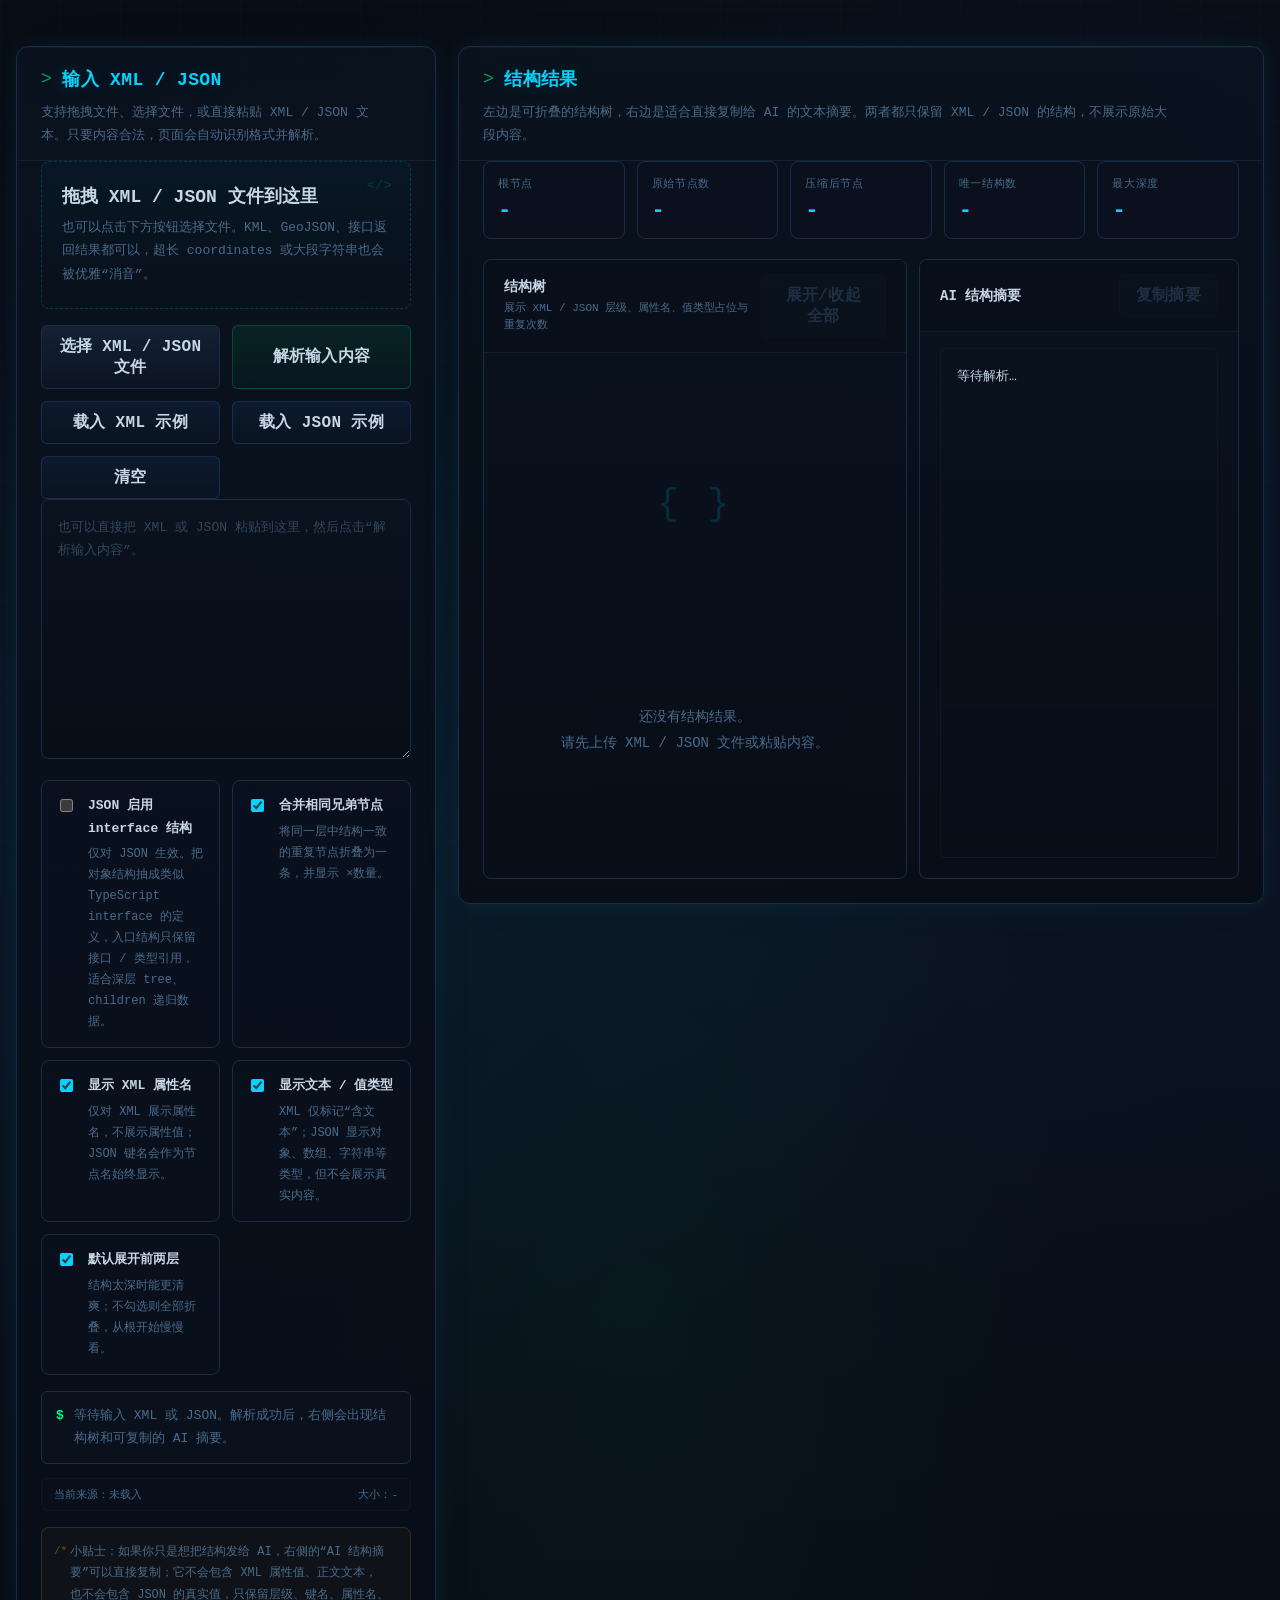
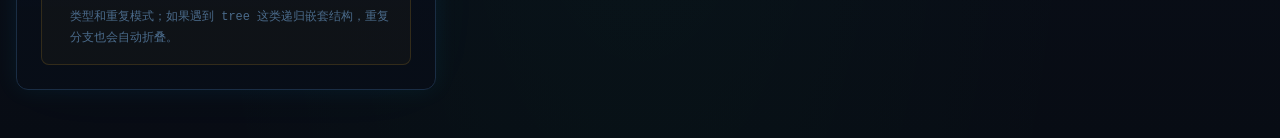
<file: XML&JSON结构查看器.html>
<!DOCTYPE html>
<html lang="zh-CN">
<head>
  <meta charset="UTF-8">
  <meta name="viewport" content="width=device-width, initial-scale=1.0">
  <title>XML / JSON 结构查看器</title>
  <style>
    :root {
      color-scheme: dark;
      --bg: #080c14;
      --bg-2: #0c1424;
      --panel: rgba(8, 16, 30, 0.94);
      --panel-2: rgba(10, 20, 40, 0.94);
      --paper: #0a1220;
      --paper-note: #0c1628;
      --line: #1a2d44;
      --text: #c8d6e5;
      --muted: #4a6a8a;
      --accent: #00d4ff;
      --accent-2: #00ff88;
      --accent-3: #4488ff;
      --accent-4: #ffbb33;
      --accent-5: #b388ff;
      --warning: #ff8800;
      --danger: #ff3355;
      --shadow: 0 0 24px rgba(0, 212, 255, 0.07), 0 0 80px rgba(0, 212, 255, 0.02);
      --glow: 0 0 0 1px rgba(0, 212, 255, 0.08), 0 0 16px rgba(0, 212, 255, 0.04);
      font-family: "Cascadia Code", "Fira Code", "JetBrains Mono", Consolas, "Courier New", "PingFang SC", "Microsoft YaHei", monospace;
    }

    * {
      box-sizing: border-box;
    }

    ::selection {
      background: rgba(0, 212, 255, 0.25);
      color: #fff;
    }

    body {
      margin: 0;
      min-height: 100vh;
      color: var(--text);
      background:
        radial-gradient(ellipse at 20% 50%, rgba(0, 212, 255, 0.04), transparent 50%),
        radial-gradient(ellipse at 80% 20%, rgba(68, 136, 255, 0.04), transparent 50%),
        radial-gradient(ellipse at 50% 80%, rgba(0, 255, 136, 0.03), transparent 50%),
        linear-gradient(180deg, #080c14 0%, #0a1220 50%, #080c14 100%);
      position: relative;
      overflow-x: hidden;
    }

    body::before {
      content: "";
      position: fixed;
      top: 0;
      left: 0;
      width: 100%;
      height: 100%;
      pointer-events: none;
      z-index: 0;
      background-image:
        linear-gradient(rgba(0, 212, 255, 0.02) 1px, transparent 1px),
        linear-gradient(90deg, rgba(0, 212, 255, 0.02) 1px, transparent 1px);
      background-size: 60px 60px;
    }

    .page {
      position: relative;
      z-index: 1;
      width: min(1600px, calc(100% - 32px));
      margin: 0 auto;
      padding: 24px 0 48px;
    }

    .page::before {
      content: "// XML / JSON Structure Viewer";
      position: fixed;
      pointer-events: none;
      left: 24px;
      bottom: 24px;
      font-size: 11px;
      color: rgba(0, 212, 255, 0.15);
      letter-spacing: 0.06em;
      font-family: Consolas, monospace;
      z-index: 0;
    }

    .layout {
      display: grid;
      grid-template-columns: minmax(320px, 420px) minmax(0, 1fr);
      gap: 22px;
      margin-top: 22px;
      align-items: start;
    }

    .panel {
      position: relative;
      border: 1px solid var(--line);
      border-radius: 12px;
      background:
        linear-gradient(180deg, rgba(10, 18, 30, 0.92), rgba(8, 14, 24, 0.96)),
        radial-gradient(circle at top right, rgba(0, 212, 255, 0.03), transparent 60%);
      box-shadow: var(--shadow), inset 0 1px 0 rgba(0, 212, 255, 0.04);
      overflow: hidden;
    }

    .panel::after {
      content: "";
      position: absolute;
      top: 0;
      left: 0;
      right: 0;
      height: 1px;
      pointer-events: none;
      background: linear-gradient(90deg, transparent, rgba(0, 212, 255, 0.12), transparent);
    }

    .panel-header {
      padding: 20px 24px 12px;
      position: relative;
      border-bottom: 1px solid rgba(26, 45, 68, 0.6);
    }

    .panel-header h2 {
      margin: 0;
      font-size: 18px;
      letter-spacing: 0.02em;
      display: inline-flex;
      align-items: center;
      gap: 10px;
      color: var(--accent);
      text-shadow: 0 0 20px rgba(0, 212, 255, 0.15);
    }

    .panel-header h2::before {
      content: ">";
      color: var(--accent-2);
      font-weight: 400;
      opacity: 0.6;
    }

    .panel-header p {
      margin: 10px 0 0;
      color: var(--muted);
      font-size: 13px;
      line-height: 1.8;
      max-width: 92%;
    }

    .panel-body {
      padding: 0 24px 24px;
    }

    .dropzone {
      position: relative;
      border: 1px dashed rgba(0, 212, 255, 0.2);
      border-radius: 8px;
      padding: 22px 20px;
      background:
        linear-gradient(180deg, rgba(0, 212, 255, 0.03), transparent);
      transition: transform 180ms ease, box-shadow 180ms ease, background 180ms ease;
      cursor: pointer;
    }

    .dropzone::after {
      content: "</>";
      position: absolute;
      top: 16px;
      right: 18px;
      font-size: 13px;
      color: rgba(0, 212, 255, 0.15);
      font-weight: 700;
      letter-spacing: 0.04em;
    }

    .dropzone.active {
      background:
        linear-gradient(180deg, rgba(0, 212, 255, 0.08), rgba(0, 255, 136, 0.04));
      border-color: var(--accent);
      box-shadow: 0 0 20px rgba(0, 212, 255, 0.08), inset 0 0 20px rgba(0, 212, 255, 0.03);
    }

    .dropzone strong {
      display: block;
      font-size: 18px;
      margin-bottom: 8px;
      color: var(--text);
    }

    .dropzone p {
      margin: 0;
      color: var(--muted);
      font-size: 13px;
      line-height: 1.8;
    }

    .actions,
    .toggle-grid,
    .stats,
    .outputs {
      display: grid;
      gap: 12px;
    }

    .actions {
      grid-template-columns: repeat(2, minmax(0, 1fr));
      margin-top: 16px;
    }

    .actions .full {
      grid-column: 1 / -1;
    }

    button,
    .file-button {
      border: 1px solid var(--line);
      border-radius: 6px;
      padding: 10px 16px;
      font: inherit;
      font-weight: 600;
      color: var(--text);
      cursor: pointer;
      transition: all 160ms ease;
      text-align: center;
      background: linear-gradient(180deg, rgba(26, 45, 68, 0.6), rgba(12, 20, 36, 0.8));
      text-decoration: none;
      letter-spacing: 0.02em;
    }

    button:hover,
    .file-button:hover {
      border-color: var(--accent);
      background: linear-gradient(180deg, rgba(0, 212, 255, 0.1), rgba(0, 212, 255, 0.04));
      box-shadow: 0 0 16px rgba(0, 212, 255, 0.06);
      color: var(--accent);
    }

    button:active,
    .file-button:active {
      transform: translateY(1px);
    }

    button.secondary,
    .file-button.secondary {
      background: linear-gradient(180deg, rgba(0, 255, 136, 0.08), rgba(0, 255, 136, 0.02));
      border-color: rgba(0, 255, 136, 0.2);
    }

    button.secondary:hover,
    .file-button.secondary:hover {
      border-color: var(--accent-2);
      color: var(--accent-2);
      box-shadow: 0 0 16px rgba(0, 255, 136, 0.08);
    }

    button.ghost {
      background: linear-gradient(180deg, rgba(68, 136, 255, 0.08), rgba(68, 136, 255, 0.02));
      border-color: rgba(68, 136, 255, 0.2);
    }

    button.ghost:hover {
      border-color: var(--accent-3);
      color: var(--accent-3);
      box-shadow: 0 0 16px rgba(68, 136, 255, 0.08);
    }

    button:disabled {
      opacity: 0.35;
      cursor: not-allowed;
      transform: none !important;
      box-shadow: none;
      background: rgba(26, 45, 68, 0.2);
      border-color: rgba(26, 45, 68, 0.3);
      color: var(--muted);
    }

    button:focus-visible,
    .file-button:focus-visible,
    .dropzone:focus-visible,
    textarea:focus-visible,
    .toggle input:focus-visible {
      outline: none;
      box-shadow: 0 0 0 2px rgba(0, 212, 255, 0.3);
    }

    input[type="file"] {
      display: none;
    }

    textarea {
      width: 100%;
      min-height: 260px;
      resize: vertical;
      border: 1px solid var(--line);
      border-radius: 8px;
      padding: 16px;
      font: 13px/1.8 Consolas, "Courier New", monospace;
      color: var(--text);
      background:
        linear-gradient(180deg, rgba(10, 18, 30, 0.96), rgba(8, 14, 24, 0.98)),
        repeating-linear-gradient(180deg, transparent 0 30px, rgba(0, 212, 255, 0.04) 30px 32px);
      outline: none;
      caret-color: var(--accent);
    }

    textarea::placeholder {
      color: rgba(74, 106, 138, 0.6);
    }

    textarea:focus {
      border-color: rgba(0, 212, 255, 0.3);
      box-shadow: 0 0 20px rgba(0, 212, 255, 0.05), inset 0 0 20px rgba(0, 212, 255, 0.02);
    }

    .toggle-grid {
      grid-template-columns: repeat(2, minmax(0, 1fr));
      margin-top: 16px;
    }

    .toggle {
      display: flex;
      gap: 12px;
      align-items: flex-start;
      padding: 14px;
      border: 1px solid var(--line);
      border-radius: 8px;
      color: var(--muted);
      font-size: 12px;
      line-height: 1.75;
      background: rgba(10, 18, 30, 0.6);
      transition: border-color 160ms ease;
    }

    .toggle:hover {
      border-color: rgba(0, 212, 255, 0.2);
    }

    .toggle input {
      margin-top: 4px;
      accent-color: var(--accent);
      flex-shrink: 0;
    }

    .toggle strong {
      display: block;
      color: var(--text);
      font-size: 13px;
      margin-bottom: 4px;
    }

    .status {
      margin-top: 16px;
      min-height: 48px;
      padding: 12px 16px;
      border-radius: 6px;
      border: 1px solid var(--line);
      background: rgba(10, 18, 30, 0.8);
      color: var(--muted);
      font-size: 13px;
      line-height: 1.8;
      position: relative;
      padding-left: 32px;
    }

    .status::before {
      content: "$";
      position: absolute;
      left: 14px;
      top: 12px;
      font-size: 13px;
      color: var(--accent-2);
      font-weight: 700;
    }

    .status.error {
      border-color: rgba(255, 51, 85, 0.3);
      background: rgba(255, 51, 85, 0.06);
      color: #ff6b8a;
    }

    .status.error::before {
      color: var(--danger);
      content: "!";
    }

    .status.success {
      border-color: rgba(0, 255, 136, 0.2);
      background: rgba(0, 255, 136, 0.04);
      color: var(--accent-2);
    }

    .status.success::before {
      color: var(--accent-2);
      content: ">";
    }

    .stats {
      grid-template-columns: repeat(5, minmax(0, 1fr));
      padding: 0 24px 20px;
    }

    .stat-card {
      padding: 14px;
      border-radius: 8px;
      background: rgba(10, 18, 30, 0.6);
      border: 1px solid var(--line);
      transition: border-color 160ms ease;
    }

    .stat-card:hover {
      border-color: rgba(0, 212, 255, 0.2);
    }

    .stat-card span {
      display: block;
      color: var(--muted);
      font-size: 11px;
      margin-bottom: 6px;
      text-transform: uppercase;
      letter-spacing: 0.06em;
    }

    .stat-card strong {
      display: block;
      font-size: clamp(16px, 1.8vw, 22px);
      line-height: 1.25;
      word-break: break-word;
      color: var(--accent);
    }

    .outputs {
      grid-template-columns: minmax(0, 1.2fr) minmax(320px, 0.8fr);
      padding: 0 24px 24px;
    }

    .output-card {
      min-height: 620px;
      border-radius: 8px;
      border: 1px solid var(--line);
      background: linear-gradient(180deg, rgba(10, 18, 30, 0.9), rgba(8, 14, 24, 0.95));
      overflow: hidden;
      display: flex;
      flex-direction: column;
    }

    .output-toolbar {
      display: flex;
      align-items: center;
      justify-content: space-between;
      gap: 12px;
      padding: 14px 20px;
      border-bottom: 1px solid rgba(26, 45, 68, 0.5);
      background: rgba(8, 14, 24, 0.5);
    }

    .output-toolbar h3 {
      margin: 0;
      font-size: 14px;
      color: var(--text);
    }

    .output-toolbar small {
      display: block;
      margin-top: 4px;
      color: var(--muted);
      font-size: 11px;
      line-height: 1.6;
    }

    .output-body {
      flex: 1;
      overflow: auto;
      padding: 16px 20px 20px;
      position: relative;
    }

    .output-body::-webkit-scrollbar {
      width: 8px;
      height: 8px;
    }

    .output-body::-webkit-scrollbar-thumb {
      background: rgba(0, 212, 255, 0.15);
      border-radius: 999px;
    }

    .output-body::-webkit-scrollbar-thumb:hover {
      background: rgba(0, 212, 255, 0.25);
    }

    .output-body::-webkit-scrollbar-track {
      background: transparent;
    }

    .empty-state {
      display: grid;
      place-items: center;
      height: 100%;
      min-height: 340px;
      color: var(--muted);
      text-align: center;
      line-height: 1.9;
      padding: 24px;
      font-size: 14px;
    }

    .empty-state::before {
      content: "{ }";
      display: block;
      font-size: 36px;
      margin-bottom: 10px;
      color: rgba(0, 212, 255, 0.15);
      letter-spacing: 0.1em;
    }

    .tree-node {
      margin: 3px 0;
    }

    .tree-node > summary,
    .tree-line {
      list-style: none;
      display: flex;
      gap: 8px;
      align-items: center;
      flex-wrap: wrap;
      padding: 7px 10px;
      border-radius: 6px;
      transition: background 160ms ease;
      cursor: default;
    }

    .tree-node > summary {
      cursor: pointer;
      user-select: none;
    }

    .tree-node > summary::-webkit-details-marker {
      display: none;
    }

    .tree-node > summary::before {
      content: "+";
      color: var(--accent);
      font-size: 12px;
      font-weight: 700;
      transition: transform 160ms ease;
      display: inline-block;
      width: 14px;
      text-align: center;
    }

    details[open] > summary::before {
      content: "-";
    }

    .tree-node > summary:hover,
    .tree-line:hover {
      background: rgba(0, 212, 255, 0.04);
    }

    .tree-children {
      margin-left: 16px;
      padding-left: 14px;
      border-left: 1px solid rgba(26, 45, 68, 0.5);
    }

    .node-name {
      font-weight: 600;
      font-family: Consolas, "Courier New", monospace;
      color: var(--accent-3);
      word-break: break-word;
    }

    .pill {
      display: inline-flex;
      align-items: center;
      gap: 4px;
      padding: 3px 8px;
      border-radius: 4px;
      font-size: 11px;
      line-height: 1;
      white-space: nowrap;
      border: 1px solid rgba(0, 212, 255, 0.12);
      background: rgba(0, 212, 255, 0.06);
      color: var(--accent);
      font-family: Consolas, monospace;
    }

    .pill.count {
      color: var(--accent-2);
      border-color: rgba(0, 255, 136, 0.15);
      background: rgba(0, 255, 136, 0.06);
    }

    .pill.attr {
      color: var(--accent-5);
      border-color: rgba(179, 136, 255, 0.15);
      background: rgba(179, 136, 255, 0.06);
    }

    .pill.text {
      color: var(--accent-4);
      border-color: rgba(255, 187, 51, 0.15);
      background: rgba(255, 187, 51, 0.06);
    }

    .pill.type {
      color: var(--muted);
      border-color: rgba(74, 106, 138, 0.2);
      background: rgba(74, 106, 138, 0.06);
    }

    .pill.interface {
      color: var(--accent-5);
      border-color: rgba(179, 136, 255, 0.2);
      background: rgba(179, 136, 255, 0.06);
    }

    .tree-sections {
      display: grid;
      gap: 16px;
    }

    .tree-section {
      display: grid;
      gap: 8px;
      padding: 12px;
      border-radius: 8px;
      background: rgba(10, 18, 30, 0.5);
      border: 1px solid rgba(26, 45, 68, 0.4);
    }

    .tree-section + .tree-section {
      padding-top: 16px;
      border-top: 1px solid rgba(26, 45, 68, 0.4);
    }

    .tree-section-header h4 {
      margin: 0;
      font-size: 13px;
      display: inline-block;
      padding: 2px 10px;
      border-radius: 4px;
      background: rgba(0, 212, 255, 0.06);
      color: var(--accent);
      font-weight: 500;
      border: 1px solid rgba(0, 212, 255, 0.1);
    }

    .tree-section-header p {
      margin: 6px 0 0;
      color: var(--muted);
      font-size: 11px;
      line-height: 1.7;
    }

    pre {
      margin: 0;
      padding: 16px;
      min-height: 100%;
      border-radius: 6px;
      background:
        linear-gradient(180deg, rgba(10, 18, 30, 0.9), rgba(8, 14, 24, 0.95)),
        repeating-linear-gradient(180deg, transparent 0 30px, rgba(0, 212, 255, 0.03) 30px 32px);
      color: var(--text);
      border: 1px solid rgba(26, 45, 68, 0.3);
      font: 13px/1.85 Consolas, "Courier New", monospace;
      white-space: pre-wrap;
      word-break: break-word;
    }

    .meta-row {
      display: flex;
      justify-content: space-between;
      align-items: center;
      gap: 10px;
      margin-top: 14px;
      color: var(--muted);
      font-size: 11px;
      flex-wrap: wrap;
      padding: 8px 12px;
      border-radius: 6px;
      background: rgba(10, 18, 30, 0.5);
      border: 1px solid rgba(26, 45, 68, 0.3);
    }

    .hint {
      padding: 14px 16px;
      border-radius: 8px;
      border: 1px solid rgba(255, 187, 51, 0.15);
      background: rgba(255, 187, 51, 0.03);
      color: var(--muted);
      font-size: 12px;
      line-height: 1.8;
      margin-top: 16px;
      position: relative;
      padding-left: 28px;
    }

    .hint::before {
      content: "/*";
      position: absolute;
      left: 12px;
      top: 14px;
      font-size: 11px;
      color: rgba(255, 187, 51, 0.3);
      font-weight: 700;
    }

    .sr-only {
      position: absolute;
      width: 1px;
      height: 1px;
      padding: 0;
      margin: -1px;
      overflow: hidden;
      clip: rect(0, 0, 0, 0);
      border: 0;
    }

    @media (max-width: 1100px) {
      .layout,
      .outputs {
        grid-template-columns: 1fr;
      }

      .stats {
        grid-template-columns: repeat(2, minmax(0, 1fr));
      }
    }

    @media (max-width: 720px) {
      .page::before {
        display: none;
      }

      .page {
        width: min(100vw - 18px, 100%);
        padding-top: 12px;
      }

      .panel-header,
      .panel-body,
      .stats,
      .outputs {
        padding-left: 16px;
        padding-right: 16px;
      }

      .actions,
      .toggle-grid,
      .stats {
        grid-template-columns: 1fr;
      }
    }
  </style>
</head>
<body>
  <main class="page">
    <section class="layout">
      <section class="panel">
        <div class="panel-header">
          <h2>输入 XML / JSON</h2>
          <p>支持拖拽文件、选择文件，或直接粘贴 XML / JSON 文本。只要内容合法，页面会自动识别格式并解析。</p>
        </div>
        <div class="panel-body">
          <div id="dropzone" class="dropzone" tabindex="0" role="button" aria-label="拖拽 XML 或 JSON 文件到这里，或点击选择文件">
            <strong>拖拽 XML / JSON 文件到这里</strong>
            <p>也可以点击下方按钮选择文件。KML、GeoJSON、接口返回结果都可以，超长 coordinates 或大段字符串也会被优雅“消音”。</p>
          </div>

          <div class="actions">
            <label class="file-button" for="fileInput">选择 XML / JSON 文件</label>
            <button id="parseTextButton" class="secondary" type="button">解析输入内容</button>
            <button id="sampleXmlButton" class="ghost" type="button">载入 XML 示例</button>
            <button id="sampleJsonButton" class="ghost" type="button">载入 JSON 示例</button>
            <button id="clearButton" class="ghost" type="button">清空</button>
          </div>

          <input id="fileInput" type="file" accept=".xml,.kml,.gpx,.svg,.xsd,.wsdl,.plist,.xaml,.json,.geojson,.topojson,text/xml,application/xml,application/json,text/json">

          <label class="sr-only" for="xmlInput">XML / JSON 文本输入</label>
          <textarea id="xmlInput" spellcheck="false" placeholder="也可以直接把 XML 或 JSON 粘贴到这里，然后点击“解析输入内容”。"></textarea>

          <div class="toggle-grid">
            <label class="toggle">
              <input id="useJsonInterfaces" type="checkbox">
              <span>
                <strong>JSON 启用 interface 结构</strong>
                仅对 JSON 生效。把对象结构抽成类似 TypeScript interface 的定义，入口结构只保留接口 / 类型引用，适合深层 tree、children 递归数据。
              </span>
            </label>
            <label class="toggle">
              <input id="mergeSiblings" type="checkbox" checked>
              <span>
                <strong>合并相同兄弟节点</strong>
                将同一层中结构一致的重复节点折叠为一条，并显示 ×数量。
              </span>
            </label>
            <label class="toggle">
              <input id="showAttributes" type="checkbox" checked>
              <span>
                <strong>显示 XML 属性名</strong>
                仅对 XML 展示属性名，不展示属性值；JSON 键名会作为节点名始终显示。
              </span>
            </label>
            <label class="toggle">
              <input id="showTextMarkers" type="checkbox" checked>
              <span>
                <strong>显示文本 / 值类型</strong>
                XML 仅标记“含文本”；JSON 显示对象、数组、字符串等类型，但不会展示真实内容。
              </span>
            </label>
            <label class="toggle">
              <input id="openTree" type="checkbox" checked>
              <span>
                <strong>默认展开前两层</strong>
                结构太深时能更清爽；不勾选则全部折叠，从根开始慢慢看。
              </span>
            </label>
          </div>

          <div id="status" class="status">等待输入 XML 或 JSON。解析成功后，右侧会出现结构树和可复制的 AI 摘要。</div>

          <div class="meta-row">
            <span id="sourceMeta">当前来源：未载入</span>
            <span id="sizeMeta">大小：-</span>
          </div>

          <div class="hint">
            小贴士：如果你只是想把结构发给 AI，右侧的“AI 结构摘要”可以直接复制；它不会包含 XML 属性值、正文文本，
            也不会包含 JSON 的真实值，只保留层级、键名、属性名、类型和重复模式；如果遇到 tree 这类递归嵌套结构，重复分支也会自动折叠。
          </div>
        </div>
      </section>

      <section class="panel">
        <div class="panel-header">
          <h2>结构结果</h2>
          <p>左边是可折叠的结构树，右边是适合直接复制给 AI 的文本摘要。两者都只保留 XML / JSON 的结构，不展示原始大段内容。</p>
        </div>

        <div id="stats" class="stats">
          <div class="stat-card"><span>根节点</span><strong id="statRoot">-</strong></div>
          <div class="stat-card"><span>原始节点数</span><strong id="statElements">-</strong></div>
          <div class="stat-card"><span>压缩后节点</span><strong id="statCompressed">-</strong></div>
          <div class="stat-card"><span>唯一结构数</span><strong id="statUnique">-</strong></div>
          <div class="stat-card"><span>最大深度</span><strong id="statDepth">-</strong></div>
        </div>

        <div class="outputs">
          <article class="output-card">
            <div class="output-toolbar">
              <div>
                <h3>结构树</h3>
                <small>展示 XML / JSON 层级、属性名、值类型占位与重复次数</small>
              </div>
              <button id="expandAllButton" class="secondary" type="button" disabled>展开/收起全部</button>
            </div>
            <div id="treeOutput" class="output-body">
              <div class="empty-state">还没有结构结果。<br>请先上传 XML / JSON 文件或粘贴内容。</div>
            </div>
          </article>

          <article class="output-card">
            <div class="output-toolbar">
              <div>
                <h3>AI 结构摘要</h3>
              </div>
              <button id="copyButton" class="secondary" type="button" disabled>复制摘要</button>
            </div>
            <div class="output-body">
              <pre id="textOutput">等待解析…</pre>
            </div>
          </article>
        </div>
      </section>
    </section>
  </main>

  <script>
    const SAMPLE_XML = `<?xml version="1.0" encoding="UTF-8"?>
<kml>
  <Document>
    <Folder>
      <name>示例分组</name>
      <Placemark id="p1">
        <name>点位 A</name>
        <Point>
          <coordinates>116.391,39.907,0</coordinates>
        </Point>
      </Placemark>
      <Placemark id="p2">
        <name>点位 B</name>
        <Point>
          <coordinates>121.473,31.230,0</coordinates>
        </Point>
      </Placemark>
    </Folder>
  </Document>
</kml>`;

    const SAMPLE_JSON = `{
  "meta": {
    "name": "示例项目",
    "version": 1,
    "tags": ["demo", "structure"]
  },
  "placemarks": [
    {
      "id": "p1",
      "name": "点位 A",
      "coordinates": [116.391, 39.907, 0],
      "visible": true
    },
    {
      "id": "p2",
      "name": "点位 B",
      "coordinates": [121.473, 31.23, 0],
      "visible": true
    }
  ],
  "styles": [
    {
      "id": "line-blue",
      "color": "#3366ff"
    },
    {
      "id": "line-green",
      "color": "#22cc99"
    }
  ]
}`;

    const refs = {
      dropzone: document.getElementById('dropzone'),
      fileInput: document.getElementById('fileInput'),
      xmlInput: document.getElementById('xmlInput'),
      parseTextButton: document.getElementById('parseTextButton'),
      sampleXmlButton: document.getElementById('sampleXmlButton'),
      sampleJsonButton: document.getElementById('sampleJsonButton'),
      clearButton: document.getElementById('clearButton'),
      mergeSiblings: document.getElementById('mergeSiblings'),
      showAttributes: document.getElementById('showAttributes'),
      showTextMarkers: document.getElementById('showTextMarkers'),
      openTree: document.getElementById('openTree'),
      useJsonInterfaces: document.getElementById('useJsonInterfaces'),
      status: document.getElementById('status'),
      sourceMeta: document.getElementById('sourceMeta'),
      sizeMeta: document.getElementById('sizeMeta'),
      treeOutput: document.getElementById('treeOutput'),
      textOutput: document.getElementById('textOutput'),
      copyButton: document.getElementById('copyButton'),
      expandAllButton: document.getElementById('expandAllButton'),
      statRoot: document.getElementById('statRoot'),
      statElements: document.getElementById('statElements'),
      statCompressed: document.getElementById('statCompressed'),
      statUnique: document.getElementById('statUnique'),
      statDepth: document.getElementById('statDepth')
    };

    const state = {
      sourceLabel: '未载入',
      sizeLabel: '-',
      rawInput: '',
      rawFormat: '',
      summary: null,
      interfaceRegistry: null,
      stats: null,
      aiText: '',
      treeExpanded: true
    };

    function setStatus(message, type = '') {
      refs.status.textContent = message;
      refs.status.className = 'status' + (type ? ` ${type}` : '');
    }

    function formatNumber(value) {
      return new Intl.NumberFormat('zh-CN').format(value);
    }

    function formatBytes(bytes) {
      if (!Number.isFinite(bytes) || bytes < 0) {
        return '-';
      }

      const units = ['B', 'KB', 'MB', 'GB'];
      let index = 0;
      let size = bytes;
      while (size >= 1024 && index < units.length - 1) {
        size /= 1024;
        index += 1;
      }
      return `${size.toFixed(size >= 100 || index === 0 ? 0 : 1)} ${units[index]}`;
    }

    function normalizeText(value) {
      return String(value || '').replace(/\s+/g, ' ').trim();
    }

    function getFormatLabel(format) {
      return format === 'json' ? 'JSON' : 'XML';
    }

    function getOptions() {
      return {
        mergeSiblings: refs.mergeSiblings.checked,
        showAttributes: refs.showAttributes.checked,
        showTextMarkers: refs.showTextMarkers.checked,
        openTree: refs.openTree.checked,
        useJsonInterfaces: refs.useJsonInterfaces.checked
      };
    }

    function createEmptyState() {
      return '<div class="empty-state">还没有结构结果。<br>请先上传 XML / JSON 文件或粘贴内容。</div>';
    }

    function resetView() {
      state.rawInput = '';
      state.rawFormat = '';
      state.summary = null;
      state.interfaceRegistry = null;
      state.stats = null;
      state.aiText = '';
      state.treeExpanded = true;
      refs.treeOutput.innerHTML = createEmptyState();
      refs.textOutput.textContent = '等待解析…';
      refs.copyButton.disabled = true;
      refs.expandAllButton.disabled = true;
      refs.statRoot.textContent = '-';
      refs.statElements.textContent = '-';
      refs.statCompressed.textContent = '-';
      refs.statUnique.textContent = '-';
      refs.statDepth.textContent = '-';
    }

    function updateMeta() {
      const formatText = state.rawFormat ? ` | 格式：${getFormatLabel(state.rawFormat)}` : '';
      refs.sourceMeta.textContent = `当前来源：${state.sourceLabel}${formatText}`;
      refs.sizeMeta.textContent = `大小：${state.sizeLabel}`;
    }

    function createStats() {
      return {
        totalNodes: 0,
        maxDepth: 1,
        uniqueSignatures: new Set(),
        uniqueStructures: 0,
        displayedNodes: 0
      };
    }

    function inferFormatFromFileName(fileName) {
      const lower = String(fileName || '').toLowerCase();
      if (/\.(json|geojson|topojson|jsonld)$/.test(lower)) {
        return 'json';
      }
      if (/\.(xml|kml|gpx|svg|xsd|wsdl|plist|xaml|rss|atom)$/.test(lower)) {
        return 'xml';
      }
      return 'auto';
    }

    function parseXmlOrThrow(xmlText) {
      const parser = new DOMParser();
      const documentNode = parser.parseFromString(xmlText, 'application/xml');
      const parserErrors = documentNode.getElementsByTagName('parsererror');
      if (parserErrors.length > 0) {
        const message = normalizeText(parserErrors[0].textContent) || 'XML 解析失败。';
        throw new Error(message);
      }
      if (!documentNode.documentElement) {
        throw new Error('XML 中没有找到根节点。');
      }
      return documentNode;
    }

    function parseJsonOrThrow(jsonText) {
      try {
        return JSON.parse(jsonText);
      } catch (error) {
        throw new Error(error?.message || 'JSON 解析失败。');
      }
    }

    function parseInputOrThrow(rawText, preferredFormat = 'auto') {
      const trimmed = rawText.trim();
      const attempts = [];
      const pushFormat = (format) => {
        if (format && !attempts.includes(format)) {
          attempts.push(format);
        }
      };

      if (preferredFormat === 'xml' || preferredFormat === 'json') {
        pushFormat(preferredFormat);
      }

      if (trimmed.startsWith('<')) {
        pushFormat('xml');
        pushFormat('json');
      } else if (trimmed.startsWith('{') || trimmed.startsWith('[')) {
        pushFormat('json');
        pushFormat('xml');
      } else {
        pushFormat('json');
        pushFormat('xml');
      }

      const errors = [];
      for (const format of attempts) {
        try {
          return format === 'xml'
            ? { format, parsed: parseXmlOrThrow(trimmed) }
            : { format, parsed: parseJsonOrThrow(trimmed) };
        } catch (error) {
          errors.push(`${getFormatLabel(format)}：${error.message || '解析失败'}`);
        }
      }

      throw new Error(`无法识别输入格式，请提供合法 XML 或 JSON。${errors.length ? ` ${errors.join('；')}` : ''}`);
    }

    function collectTextInfo(element) {
      let hasText = false;
      let textCharCount = 0;
      const textParts = [];

      for (const child of element.childNodes) {
        if (child.nodeType === Node.TEXT_NODE || child.nodeType === Node.CDATA_SECTION_NODE) {
          const normalized = normalizeText(child.nodeValue);
          if (normalized) {
            hasText = true;
            textCharCount += normalized.length;
            textParts.push(normalized);
          }
        }
      }

      return { hasText, textCharCount, textContent: textParts.join(' ') };
    }

    function groupChildSummaries(childSummaries, options) {
      const childGroups = [];
      if (options.mergeSiblings) {
        const groupedBySignature = new Map();
        for (const childSummary of childSummaries) {
          const existingGroup = groupedBySignature.get(childSummary.signature);
          if (existingGroup) {
            existingGroup.count += 1;
          } else {
            const group = { node: childSummary, count: 1 };
            groupedBySignature.set(childSummary.signature, group);
            childGroups.push(group);
          }
        }
        return childGroups;
      }

      childSummaries.forEach((childSummary) => {
        childGroups.push({ node: childSummary, count: 1 });
      });
      return childGroups;
    }

    function summarizeXmlElement(element, depth, options, stats) {
      const attrList = Array.from(element.attributes || [], (attribute) => ({ name: attribute.name, value: attribute.value }))
        .sort((left, right) => left.name.localeCompare(right.name));
      const attrNames = attrList.map(a => a.name);
      const textInfo = collectTextInfo(element);

      stats.totalNodes += 1;
      stats.maxDepth = Math.max(stats.maxDepth, depth);

      const childElements = Array.from(element.childNodes)
        .filter((node) => node.nodeType === Node.ELEMENT_NODE)
        .map((child) => summarizeXmlElement(child, depth + 1, options, stats));
      const childGroups = groupChildSummaries(childElements, options);

      const signature = JSON.stringify({
        kind: 'xml-element',
        name: element.nodeName,
        attrs: attrNames,
        hasText: textInfo.hasText,
        children: childGroups.map((group) => ({ signature: group.node.signature, count: group.count }))
      });

      stats.uniqueSignatures.add(signature);

      return {
        name: element.nodeName,
        kind: 'xml-element',
        attrNames,
        attrValues: Object.fromEntries(attrList.map(a => [a.name, a.value])),
        hasText: textInfo.hasText,
        textContent: textInfo.textContent,
        textCharCount: textInfo.textCharCount,
        childGroups,
        signature
      };
    }

    function summarizeJsonValue(name, value, depth, options, stats) {
      stats.totalNodes += 1;
      stats.maxDepth = Math.max(stats.maxDepth, depth);

      if (Array.isArray(value)) {
        const itemSummaries = value.map((item) => summarizeJsonValue('[]', item, depth + 1, options, stats));
        const childGroups = groupChildSummaries(itemSummaries, options);
        const uniqueItemSignatures = Array.from(new Set(itemSummaries.map((item) => item.signature))).sort();
        const signature = JSON.stringify({
          kind: 'json-array',
          name,
          itemShapes: uniqueItemSignatures
        });

        stats.uniqueSignatures.add(signature);

        return {
          name,
          kind: 'json-array',
          arrayLength: value.length,
          childGroups,
          signature
        };
      }

      if (value && typeof value === 'object') {
        const childSummaries = Object.entries(value)
          .map(([key, childValue]) => summarizeJsonValue(key, childValue, depth + 1, options, stats));
        const childGroups = groupChildSummaries(childSummaries, options);
        const signature = JSON.stringify({
          kind: 'json-object',
          name,
          children: childGroups.map((group) => ({ signature: group.node.signature, count: group.count }))
        });

        stats.uniqueSignatures.add(signature);

        return {
          name,
          kind: 'json-object',
          childGroups,
          signature
        };
      }

      const valueType = value === null ? 'null' : typeof value;
      const signature = JSON.stringify({
        kind: 'json-value',
        name,
        valueType
      });

      stats.uniqueSignatures.add(signature);

      return {
        name,
        kind: 'json-value',
        valueType,
        stringLength: valueType === 'string' ? String(value).length : 0,
        valuePreview: String(value),
        childGroups: [],
        signature
      };
    }

    function isJsonInterfaceMode(options, format = state.rawFormat) {
      return format === 'json' && !!options.useJsonInterfaces;
    }

    function toPascalCase(value) {
      const prepared = String(value || '')
        .replace(/\[\]/g, ' item ')
        .replace(/([a-z0-9])([A-Z])/g, '$1 $2')
        .replace(/[_\-\s]+/g, ' ')
        .trim();

      if (!prepared) {
        return '';
      }

      const parts = prepared.match(/[A-Za-z0-9]+|[\u4e00-\u9fa5]+/g) || [];
      const normalized = parts
        .map((part) => {
          if (/^[A-Za-z0-9]+$/.test(part)) {
            return part.charAt(0).toUpperCase() + part.slice(1).toLowerCase();
          }
          return part;
        })
        .join('');

      return normalized && /^[A-Za-z_\u4e00-\u9fa5]/.test(normalized) ? normalized : '';
    }

    function singularizeName(name) {
      const irregularMap = {
        Children: 'Child',
        People: 'Person',
        Men: 'Man',
        Women: 'Woman'
      };

      if (irregularMap[name]) {
        return irregularMap[name];
      }

      if (name.endsWith('ies') && name.length > 3) {
        return `${name.slice(0, -3)}y`;
      }

      if (/(ches|shes|sses|xes|zes)$/i.test(name)) {
        return name.slice(0, -2);
      }

      if (name.endsWith('s') && !name.endsWith('ss') && name.length > 1) {
        return name.slice(0, -1);
      }

      return name;
    }

    function createJsonTypeCycleKey(summary) {
      if (summary.kind === 'json-value') {
        return `value:${summary.valueType}`;
      }

      if (summary.kind === 'json-array') {
        const itemKinds = Array.from(new Set(summary.childGroups.map((group) => (
          group.node.kind === 'json-value'
            ? group.node.valueType
            : group.node.kind
        )))).sort();
        return `array:${itemKinds.join('|') || 'empty'}`;
      }

      return `object:${summary.childGroups
        .map((group) => {
          const child = group.node;
          const childKind = child.kind === 'json-value' ? child.valueType : child.kind;
          return `${child.name}:${childKind}`;
        })
        .sort()
        .join('|')}`;
    }

    function buildJsonTypeSignature(summary, trail = []) {
      if (summary.kind === 'json-value') {
        return `value:${summary.valueType}`;
      }

      const cycleKey = createJsonTypeCycleKey(summary);
      if (trail.includes(cycleKey)) {
        return `recursive:${cycleKey}`;
      }

      const nextTrail = [...trail, cycleKey];

      if (summary.kind === 'json-array') {
        const itemTypes = Array.from(new Set(summary.childGroups.map((group) => (
          buildJsonTypeSignature(group.node, nextTrail)
        )))).sort((left, right) => left.localeCompare(right));
        return `array<${itemTypes.join('|') || 'empty'}>`;
      }

      const properties = summary.childGroups
        .slice()
        .sort((left, right) => left.node.name.localeCompare(right.node.name))
        .map((group) => `${group.node.name}:${buildJsonTypeSignature(group.node, nextTrail)}`);

      return `object{${properties.join(';')}}`;
    }

    function attachJsonTypeSignatures(summary) {
      if (!summary || !summary.kind || !summary.kind.startsWith('json-')) {
        return summary;
      }

      summary.typeSignature = buildJsonTypeSignature(summary);
      for (const group of summary.childGroups) {
        attachJsonTypeSignatures(group.node);
      }
      return summary;
    }

    function buildJsonInterfaceNameHint(context = {}) {
      if (!context.sourceName || context.sourceName === 'root') {
        return 'Root';
      }

      const baseName = toPascalCase(context.sourceName);
      if (!baseName) {
        return context.isArrayItem ? 'ItemShape' : 'ObjectShape';
      }

      if (context.isArrayItem) {
        const singularName = singularizeName(baseName);
        return singularName === baseName ? `${baseName}Item` : singularName;
      }

      return baseName;
    }

    function collectJsonInterfaces(summary, registry, context = { sourceName: summary?.name || 'root', isArrayItem: false }) {
      if (!summary || !summary.kind || !summary.kind.startsWith('json-')) {
        return;
      }

      if (summary.kind === 'json-object') {
        const signature = summary.typeSignature || buildJsonTypeSignature(summary);
        let entry = registry.bySignature.get(signature);

        if (!entry) {
          entry = {
            signature,
            summary,
            interfaceName: '',
            nameHints: [],
            occurrences: 0
          };
          registry.bySignature.set(signature, entry);
        }

        entry.occurrences += 1;
        const hint = buildJsonInterfaceNameHint(context);
        if (hint && !entry.nameHints.includes(hint)) {
          entry.nameHints.push(hint);
        }

        for (const group of summary.childGroups) {
          collectJsonInterfaces(group.node, registry, {
            sourceName: group.node.name,
            isArrayItem: false
          });
        }
        return;
      }

      if (summary.kind === 'json-array') {
        for (const group of summary.childGroups) {
          collectJsonInterfaces(group.node, registry, {
            sourceName: summary.name,
            isArrayItem: true
          });
        }
      }
    }

    function getUniqueInterfaceName(baseName, usedNames) {
      const safeBaseName = baseName || 'Shape';
      let candidate = safeBaseName;
      let suffix = 2;

      while (usedNames.has(candidate)) {
        candidate = `${safeBaseName}${suffix}`;
        suffix += 1;
      }

      usedNames.add(candidate);
      return candidate;
    }

    function mergeInterfaceNameHints(targetHints, sourceHints) {
      sourceHints.forEach((hint) => {
        if (hint && !targetHints.includes(hint)) {
          targetHints.push(hint);
        }
      });
      return targetHints;
    }

    function compareJsonInterfaceEntries(left, right) {
      const leftHasRoot = left.nameHints.includes('Root');
      const rightHasRoot = right.nameHints.includes('Root');
      if (leftHasRoot !== rightHasRoot) {
        return leftHasRoot ? -1 : 1;
      }
      if (right.occurrences !== left.occurrences) {
        return right.occurrences - left.occurrences;
      }
      return (left.nameHints[0] || '').localeCompare(right.nameHints[0] || '', 'zh-CN');
    }

    function sortJsonDisplayTypes(values) {
      return values.slice().sort((left, right) => {
        const getWeight = (value) => {
          if (value === 'null') {
            return 99;
          }
          if (value === 'string' || value === 'number' || value === 'boolean') {
            return 20;
          }
          if (value.endsWith('[]') || value.startsWith('Array<')) {
            return 40;
          }
          return 30;
        };

        const weightDiff = getWeight(left) - getWeight(right);
        if (weightDiff !== 0) {
          return weightDiff;
        }
        return left.localeCompare(right, 'zh-CN');
      });
    }

    function resolveJsonInterfaceAlias(aliasMap, signature) {
      let current = signature;

      while (aliasMap.has(current) && aliasMap.get(current) !== current) {
        current = aliasMap.get(current);
      }

      return current;
    }

    function getCanonicalJsonTypeToken(summary, aliasMap) {
      if (summary.kind === 'json-value') {
        return getJsonPrimitiveType(summary);
      }

      if (summary.kind === 'json-object') {
        const signature = summary.typeSignature || buildJsonTypeSignature(summary);
        return `object:${resolveJsonInterfaceAlias(aliasMap, signature)}`;
      }

      if (summary.kind === 'json-array') {
        const itemTypes = Array.from(new Set(summary.childGroups.map((group) => (
          getCanonicalJsonTypeToken(group.node, aliasMap)
        )))).sort((left, right) => left.localeCompare(right, 'zh-CN'));

        return `array<${itemTypes.join('|') || 'empty'}>`;
      }

      return 'unknown';
    }

    function buildJsonInterfaceEquivalenceKey(entry, aliasMap) {
      const propertyTokens = entry.summary.childGroups
        .slice()
        .sort((left, right) => left.node.name.localeCompare(right.node.name, 'zh-CN'))
        .map((group) => `${group.node.name}:${getCanonicalJsonTypeToken(group.node, aliasMap)}`);

      return `object{${propertyTokens.join(';')}}`;
    }

    function mergeEquivalentJsonInterfaces(registry) {
      const originalEntries = Array.from(registry.bySignature.values());
      const aliasMap = new Map(originalEntries.map((entry) => [entry.signature, entry.signature]));
      let changed = true;

      while (changed) {
        changed = false;
        const groupsByKey = new Map();

        originalEntries.forEach((entry) => {
          const resolvedSignature = resolveJsonInterfaceAlias(aliasMap, entry.signature);
          if (resolvedSignature !== entry.signature) {
            return;
          }

          const equivalenceKey = buildJsonInterfaceEquivalenceKey(entry, aliasMap);
          if (!groupsByKey.has(equivalenceKey)) {
            groupsByKey.set(equivalenceKey, []);
          }
          groupsByKey.get(equivalenceKey).push(entry);
        });

        for (const group of groupsByKey.values()) {
          if (group.length < 2) {
            continue;
          }

          group.sort(compareJsonInterfaceEntries);
          const primary = group[0];
          const primarySignature = resolveJsonInterfaceAlias(aliasMap, primary.signature);

          for (const duplicate of group.slice(1)) {
            const duplicateSignature = resolveJsonInterfaceAlias(aliasMap, duplicate.signature);
            if (duplicateSignature === primarySignature) {
              continue;
            }

            aliasMap.set(duplicateSignature, primarySignature);
            changed = true;
          }

          if (changed) {
            break;
          }
        }
      }

      const mergedEntriesBySignature = new Map();
      originalEntries.forEach((entry) => {
        const resolvedSignature = resolveJsonInterfaceAlias(aliasMap, entry.signature);
        const existingEntry = mergedEntriesBySignature.get(resolvedSignature);

        if (existingEntry) {
          existingEntry.occurrences += entry.occurrences;
          mergeInterfaceNameHints(existingEntry.nameHints, entry.nameHints);
          return;
        }

        mergedEntriesBySignature.set(resolvedSignature, {
          signature: resolvedSignature,
          summary: entry.summary,
          interfaceName: '',
          nameHints: [...entry.nameHints],
          occurrences: entry.occurrences
        });
      });

      registry.resolvedSignatureBySignature = new Map();
      originalEntries.forEach((entry) => {
        registry.resolvedSignatureBySignature.set(entry.signature, resolveJsonInterfaceAlias(aliasMap, entry.signature));
      });

      registry.entries = Array.from(mergedEntriesBySignature.values()).sort(compareJsonInterfaceEntries);
    }

    function buildJsonInterfacePropertyKeySignature(summary) {
      return JSON.stringify({
        kind: 'json-interface',
        properties: summary.childGroups
          .map((group) => group.node.name)
          .sort((left, right) => left.localeCompare(right, 'zh-CN'))
      });
    }

    function buildRegistryJsonTypeToken(summary, registry, displaySignatureBySignature = registry.displaySignatureBySignature || new Map()) {
      if (summary.kind === 'json-value') {
        return JSON.stringify({
          kind: 'primitive',
          valueType: getJsonPrimitiveType(summary)
        });
      }

      if (summary.kind === 'json-object') {
        const rawSignature = summary.typeSignature || buildJsonTypeSignature(summary);
        const resolvedSignature = registry.resolvedSignatureBySignature?.get(rawSignature) || rawSignature;
        const displaySignature = displaySignatureBySignature.get(resolvedSignature) || resolvedSignature;

        return JSON.stringify({
          kind: 'object',
          signature: displaySignature
        });
      }

      if (summary.kind === 'json-array') {
        const itemTokens = Array.from(new Set(summary.childGroups.map((group) => (
          buildRegistryJsonTypeToken(group.node, registry, displaySignatureBySignature)
        )))).sort((left, right) => left.localeCompare(right, 'zh-CN'));

        return JSON.stringify({
          kind: 'array',
          items: itemTokens.map((token) => JSON.parse(token))
        });
      }

      return JSON.stringify({
        kind: 'primitive',
        valueType: 'unknown'
      });
    }

    function formatJsonTypeToken(token, registry) {
      const descriptor = typeof token === 'string' ? JSON.parse(token) : token;

      if (descriptor.kind === 'primitive') {
        return descriptor.valueType || 'unknown';
      }

      if (descriptor.kind === 'object') {
        return registry.nameBySignature.get(descriptor.signature) || 'ObjectShape';
      }

      if (descriptor.kind === 'array') {
        const itemTypes = sortJsonDisplayTypes(Array.from(new Set((descriptor.items || [])
          .map((item) => formatJsonTypeToken(item, registry)))));

        if (itemTypes.length === 0) {
          return 'unknown[]';
        }

        if (itemTypes.length === 1) {
          const [itemType] = itemTypes;
          if (itemType.endsWith('[]') || itemType.startsWith('Array<') || itemType.includes(' | ')) {
            return `Array<${itemType}>`;
          }
          return `${itemType}[]`;
        }

        return `Array<${itemTypes.join(' | ')}>`;
      }

      return 'unknown';
    }

    function formatJsonTypeTokens(typeTokens, registry) {
      const displayTypes = sortJsonDisplayTypes(Array.from(new Set((typeTokens || [])
        .map((token) => formatJsonTypeToken(token, registry)))));

      if (displayTypes.length === 0) {
        return 'unknown';
      }

      if (displayTypes.length === 1) {
        return displayTypes[0];
      }

      return displayTypes.join(' | ');
    }

    function buildDisplayGroupedJsonInterfaces(registry) {
      const sourceEntries = (registry.entries || Array.from(registry.bySignature.values())).slice();
      const displayEntriesBySignature = new Map();
      const displaySignatureBySignature = new Map();

      sourceEntries.forEach((entry) => {
        const displaySignature = buildJsonInterfacePropertyKeySignature(entry.summary);
        displaySignatureBySignature.set(entry.signature, displaySignature);

        let displayEntry = displayEntriesBySignature.get(displaySignature);
        if (!displayEntry) {
          displayEntry = {
            signature: displaySignature,
            summary: entry.summary,
            interfaceName: '',
            nameHints: [...entry.nameHints],
            occurrences: entry.occurrences,
            properties: [],
            sourceEntries: [entry]
          };
          displayEntriesBySignature.set(displaySignature, displayEntry);
          return;
        }

        displayEntry.sourceEntries.push(entry);
        displayEntry.occurrences += entry.occurrences;
        mergeInterfaceNameHints(displayEntry.nameHints, entry.nameHints);
        if (compareJsonInterfaceEntries(entry, displayEntry) < 0) {
          displayEntry.summary = entry.summary;
        }
      });

      displayEntriesBySignature.forEach((entry) => {
        const propertyMap = new Map();

        entry.sourceEntries.forEach((sourceEntry) => {
          sourceEntry.summary.childGroups.forEach((group) => {
            let property = propertyMap.get(group.node.name);
            if (!property) {
              property = {
                name: group.node.name,
                typeTokens: new Set()
              };
              propertyMap.set(group.node.name, property);
            }

            property.typeTokens.add(buildRegistryJsonTypeToken(group.node, registry, displaySignatureBySignature));
          });
        });

        entry.properties = Array.from(propertyMap.values())
          .sort((left, right) => left.name.localeCompare(right.name, 'zh-CN'))
          .map((property) => ({
            name: property.name,
            typeTokens: Array.from(property.typeTokens).sort((left, right) => left.localeCompare(right, 'zh-CN'))
          }));
      });

      registry.displaySignatureBySignature = displaySignatureBySignature;
      registry.entries = Array.from(displayEntriesBySignature.values()).sort(compareJsonInterfaceEntries);
    }

    function assignJsonInterfaceNames(registry) {
      const usedNames = new Set();
      registry.entries = (registry.entries || []).slice().sort(compareJsonInterfaceEntries);

      registry.nameBySignature = new Map();

      registry.entries.forEach((entry, index) => {
        const preferredName = entry.nameHints.find((name) => !usedNames.has(name))
          || entry.nameHints[0]
          || `Shape${index + 1}`;
        entry.interfaceName = getUniqueInterfaceName(preferredName, usedNames);
        registry.nameBySignature.set(entry.signature, entry.interfaceName);
      });

      for (const [signature, displaySignature] of (registry.displaySignatureBySignature || new Map()).entries()) {
        registry.nameBySignature.set(signature, registry.nameBySignature.get(displaySignature));
      }

      for (const [signature, resolvedSignature] of (registry.resolvedSignatureBySignature || new Map()).entries()) {
        const displaySignature = registry.displaySignatureBySignature?.get(resolvedSignature) || resolvedSignature;
        registry.nameBySignature.set(signature, registry.nameBySignature.get(displaySignature));
      }
    }

    function createJsonInterfaceRegistry(summary) {
      if (!summary || !summary.kind || !summary.kind.startsWith('json-')) {
        return null;
      }

      attachJsonTypeSignatures(summary);

      const registry = {
        bySignature: new Map(),
        entries: [],
        nameBySignature: new Map()
      };

      collectJsonInterfaces(summary, registry, {
        sourceName: summary.name,
        isArrayItem: false
      });
      mergeEquivalentJsonInterfaces(registry);
      buildDisplayGroupedJsonInterfaces(registry);
      assignJsonInterfaceNames(registry);
      return registry;
    }

    function getJsonPrimitiveType(summary) {
      if (summary.valueType === 'string') {
        return 'string';
      }
      if (summary.valueType === 'number') {
        return 'number';
      }
      if (summary.valueType === 'boolean') {
        return 'boolean';
      }
      return 'null';
    }

    function getJsonTypeReference(summary, interfaceRegistry) {
      return formatJsonTypeTokens([
        buildRegistryJsonTypeToken(summary, interfaceRegistry)
      ], interfaceRegistry);
    }

    function formatInterfacePropertyName(name) {
      return /^[A-Za-z_$\u4e00-\u9fa5][A-Za-z0-9_$\u4e00-\u9fa5]*$/.test(name)
        ? name
        : JSON.stringify(name);
    }

    function countInterfaceDisplayedNodes(summary, interfaceRegistry) {
      let total = 1;

      for (const entry of interfaceRegistry?.entries || []) {
        total += 1 + entry.properties.length;
      }

      return total;
    }

    function getJsonEntryLineHints(summary, interfaceRegistry) {
      const hints = [];

      if (summary.kind === 'json-object') {
        hints.push(`接口: ${getJsonTypeReference(summary, interfaceRegistry)}`);
        return hints;
      }

      if (summary.kind === 'json-array') {
        hints.push(`类型: ${getJsonTypeReference(summary, interfaceRegistry)}`);
        hints.push(`长度: ${formatNumber(summary.arrayLength)}`);
        return hints;
      }

      hints.push(`类型: ${getJsonTypeReference(summary, interfaceRegistry)}`);
      return hints;
    }

    function buildJsonEntryLines(summary, interfaceRegistry) {
      const hints = getJsonEntryLineHints(summary, interfaceRegistry);
      return [`- ${summary.name}${hints.length ? ` [${hints.join(' | ')}]` : ''}`];
    }

    function buildJsonInterfaceDefinitionLines(interfaceRegistry) {
      const lines = [];

      for (const [index, entry] of (interfaceRegistry?.entries || []).entries()) {
        lines.push(`interface ${entry.interfaceName} {`);
        if (entry.properties.length === 0) {
          lines.push('  // empty');
        } else {
          entry.properties.forEach((property) => {
            lines.push(`  ${formatInterfacePropertyName(property.name)}: ${formatJsonTypeTokens(property.typeTokens, interfaceRegistry)};`);
          });
        }
        lines.push('}');
        if (index < interfaceRegistry.entries.length - 1) {
          lines.push('');
        }
      }

      return lines;
    }

    function createTreeSection(title, description) {
      const section = document.createElement('section');
      section.className = 'tree-section';

      const header = document.createElement('div');
      header.className = 'tree-section-header';

      const heading = document.createElement('h4');
      heading.textContent = title;
      header.appendChild(heading);

      if (description) {
        const text = document.createElement('p');
        text.textContent = description;
        header.appendChild(text);
      }

      section.appendChild(header);
      return section;
    }

    function appendTreePill(line, text, className) {
      if (!text) {
        return;
      }
      line.appendChild(makePill(text, className));
    }

    function createJsonEntryTreeNode(summary, interfaceRegistry) {
      const wrapper = document.createElement('div');
      wrapper.className = 'tree-node';

      const line = document.createElement('div');
      line.className = 'tree-line';

      const name = document.createElement('span');
      name.className = 'node-name';
      name.textContent = summary.name;
      line.appendChild(name);

      if (summary.kind === 'json-object') {
        appendTreePill(line, `接口: ${getJsonTypeReference(summary, interfaceRegistry)}`, 'interface');
      } else if (summary.kind === 'json-array') {
        appendTreePill(line, `类型: ${getJsonTypeReference(summary, interfaceRegistry)}`, 'interface');
        appendTreePill(line, `数组(${formatNumber(summary.arrayLength)})`, 'type');
      } else {
        appendTreePill(line, `类型: ${getJsonTypeReference(summary, interfaceRegistry)}`, 'type');
      }

      wrapper.appendChild(line);
      return wrapper;
    }

    function createJsonInterfacePropertyNode(property, interfaceRegistry) {
      const wrapper = document.createElement('div');
      wrapper.className = 'tree-node';

      const line = document.createElement('div');
      line.className = 'tree-line';

      const name = document.createElement('span');
      name.className = 'node-name';
      name.textContent = property.name;
      line.appendChild(name);

      const typeText = formatJsonTypeTokens(property.typeTokens, interfaceRegistry);
      appendTreePill(line, typeText, typeText === 'string' || typeText === 'number' || typeText === 'boolean' || typeText === 'null' ? 'type' : 'interface');

      wrapper.appendChild(line);
      return wrapper;
    }

    function createJsonInterfaceEntryNode(entry, options, interfaceRegistry) {
      const wrapper = document.createElement('details');
      wrapper.className = 'tree-node';
      wrapper.open = !!options.openTree;

      const line = document.createElement('summary');
      line.className = 'tree-line';

      const name = document.createElement('span');
      name.className = 'node-name';
      name.textContent = `interface ${entry.interfaceName}`;
      line.appendChild(name);

      appendTreePill(line, `${formatNumber(entry.properties.length)} 个属性`, 'interface');
      if (entry.occurrences > 1) {
        appendTreePill(line, `引用 ${formatNumber(entry.occurrences)} 次`, 'count');
      }

      wrapper.appendChild(line);

      const childrenBox = document.createElement('div');
      childrenBox.className = 'tree-children';
      entry.properties.forEach((property) => {
        childrenBox.appendChild(createJsonInterfacePropertyNode(property, interfaceRegistry));
      });
      wrapper.appendChild(childrenBox);

      return wrapper;
    }

    function createJsonInterfaceView(summary, options, interfaceRegistry) {
      const container = document.createElement('div');
      container.className = 'tree-sections';

      const entrySection = createTreeSection('入口结构', '只展示 JSON 根入口与 interface / 类型引用，避免在主树里反复展开深层对象。');
      entrySection.appendChild(createJsonEntryTreeNode(summary, interfaceRegistry));
      container.appendChild(entrySection);

      if (interfaceRegistry?.entries.length > 0) {
        const definitionsSection = createTreeSection(
          `Interface 定义（${formatNumber(interfaceRegistry.entries.length)}）`,
          '对象结构会抽成类似 TypeScript interface 的定义；递归 tree 会自动显示为自引用类型。'
        );

        interfaceRegistry.entries.forEach((entry) => {
          definitionsSection.appendChild(createJsonInterfaceEntryNode(entry, options, interfaceRegistry));
        });
        container.appendChild(definitionsSection);
      }

      return container;
    }

    function getSummaryKindToken(summary) {
      if (summary.kind === 'json-value') {
        return `value:${summary.valueType}`;
      }

      if (summary.kind === 'json-object') {
        const propertyKinds = summary.childGroups.map((group) => {
          const child = group.node;
          const childKind = child.kind === 'json-value'
            ? child.valueType
            : child.kind.replace('json-', '');
          return `${child.name}:${childKind}`;
        });
        return `object{${propertyKinds.join(',')}}`;
      }

      if (summary.kind === 'json-array') {
        const itemKinds = summary.childGroups.map((group) => {
          const child = group.node;
          return child.kind === 'json-value'
            ? child.valueType
            : child.kind.replace('json-', '');
        });
        return `array[${itemKinds.sort().join('|') || 'empty'}]`;
      }

      return `xml:${summary.name}`;
    }

    function buildRecursiveKey(summary) {
      if (summary.kind === 'xml-element') {
        return JSON.stringify({
          kind: summary.kind,
          name: summary.name,
          attrs: summary.attrNames,
          hasText: summary.hasText,
          children: summary.childGroups.map((group) => group.node.name)
        });
      }

      if (summary.kind === 'json-object') {
        return JSON.stringify({
          kind: summary.kind,
          properties: summary.childGroups.map((group) => `${group.node.name}:${getSummaryKindToken(group.node)}`)
        });
      }

      if (summary.kind === 'json-array') {
        return JSON.stringify({
          kind: summary.kind,
          items: summary.childGroups
            .map((group) => getSummaryKindToken(group.node))
            .sort()
        });
      }

      return JSON.stringify({
        kind: summary.kind,
        name: summary.name,
        valueType: summary.valueType || ''
      });
    }

    function attachRecursiveKeys(summary) {
      summary.recursiveKey = buildRecursiveKey(summary);
      for (const group of summary.childGroups) {
        attachRecursiveKeys(group.node);
      }
      return summary;
    }

    function shouldCollapseRecursive(summary, ancestorKeys = []) {
      return summary.childGroups.length > 0 && ancestorKeys.includes(summary.recursiveKey);
    }

    function getRenderableChildGroups(childGroups, ancestorKeys = []) {
      const renderableGroups = [];
      const mergedRecursiveGroups = new Map();

      for (const group of childGroups) {
        if (!shouldCollapseRecursive(group.node, ancestorKeys)) {
          renderableGroups.push(group);
          continue;
        }

        const mergeKey = `${group.node.kind}::${group.node.name}::${group.node.recursiveKey}`;
        const existingGroup = mergedRecursiveGroups.get(mergeKey);
        if (existingGroup) {
          existingGroup.count += group.count;
        } else {
          const mergedGroup = { node: group.node, count: group.count };
          mergedRecursiveGroups.set(mergeKey, mergedGroup);
          renderableGroups.push(mergedGroup);
        }
      }

      return renderableGroups;
    }

    function countDisplayedNodes(summary, ancestorKeys = []) {
      let total = 1;

      if (shouldCollapseRecursive(summary, ancestorKeys)) {
        return total;
      }

      const nextAncestorKeys = summary.childGroups.length > 0
        ? [...ancestorKeys, summary.recursiveKey]
        : ancestorKeys;

      for (const group of getRenderableChildGroups(summary.childGroups, nextAncestorKeys)) {
        total += countDisplayedNodes(group.node, nextAncestorKeys);
      }

      return total;
    }

    function getJsonValueText(summary) {
      if (summary.valueType === 'string') {
        return summary.stringLength >= 200
          ? `字符串（约 ${formatNumber(summary.stringLength)} 字符）`
          : '字符串';
      }
      if (summary.valueType === 'number') {
        return '数字';
      }
      if (summary.valueType === 'boolean') {
        return '布尔';
      }
      return 'null';
    }

    function getNodeHints(summary, options) {
      const hints = [];

      if (summary.kind === 'xml-element') {
        if (options.showAttributes && summary.attrNames.length > 0) {
          hints.push({
            text: `属性: ${summary.attrNames.join(', ')}`,
            lineText: `属性: ${summary.attrNames.join(', ')}`,
            className: 'attr'
          });
        }
        if (options.showTextMarkers && summary.hasText) {
          const textLabel = summary.textCharCount >= 200
            ? `含文本（约 ${formatNumber(summary.textCharCount)} 字符）`
            : '含文本';
          hints.push({
            text: textLabel,
            lineText: summary.textCharCount >= 200 ? '文本: 长文本' : '含文本',
            className: 'text'
          });
        }
        return hints;
      }

      if (!options.showTextMarkers) {
        return hints;
      }

      if (summary.kind === 'json-object') {
        hints.push({ text: '对象', lineText: '对象', className: 'type' });
      } else if (summary.kind === 'json-array') {
        const label = `数组(${formatNumber(summary.arrayLength)})`;
        hints.push({ text: label, lineText: label, className: 'type' });
      } else if (summary.kind === 'json-value') {
        const label = getJsonValueText(summary);
        hints.push({ text: label, lineText: label, className: 'type' });
      }

      return hints;
    }

    function getRecursiveHint() {
      return {
        text: '递归重复，后续省略',
        lineText: '递归重复，后续省略',
        className: 'type'
      };
    }

    function makePill(text, className = '') {
      const span = document.createElement('span');
      span.className = `pill${className ? ` ${className}` : ''}`;
      span.textContent = text;
      return span;
    }

    function createTreeNode(summary, count = 1, level = 0, options = getOptions(), ancestorKeys = []) {
      const hasChildren = summary.childGroups.length > 0;
      const isRecursive = shouldCollapseRecursive(summary, ancestorKeys);
      const canExpand = hasChildren && !isRecursive;
      const wrapper = document.createElement(canExpand ? 'details' : 'div');
      wrapper.className = 'tree-node';

      if (canExpand) {
        wrapper.open = options.openTree ? level < 2 : false;
      }

      const line = document.createElement(canExpand ? 'summary' : 'div');
      line.className = 'tree-line';

      const name = document.createElement('span');
      name.className = 'node-name';
      name.textContent = summary.name;
      line.appendChild(name);

      if (count > 1) {
        line.appendChild(makePill(`×${formatNumber(count)}`, 'count'));
      }

      getNodeHints(summary, options).forEach((hint) => {
        line.appendChild(makePill(hint.text, hint.className));
      });

      if (isRecursive) {
        const recursiveHint = getRecursiveHint();
        line.appendChild(makePill(recursiveHint.text, recursiveHint.className));
      }

      wrapper.appendChild(line);

      if (canExpand) {
        const childrenBox = document.createElement('div');
        childrenBox.className = 'tree-children';
        const nextAncestorKeys = [...ancestorKeys, summary.recursiveKey];
        for (const group of getRenderableChildGroups(summary.childGroups, nextAncestorKeys)) {
          childrenBox.appendChild(createTreeNode(group.node, group.count, level + 1, options, nextAncestorKeys));
        }
        wrapper.appendChild(childrenBox);
      }

      return wrapper;
    }

    function formatExampleValue(text, charCount) {
      const MAX_PREVIEW = 80;
      if (charCount > MAX_PREVIEW) {
        return ` → "${text.substring(0, MAX_PREVIEW)}…" …(${formatNumber(charCount)}字符)`;
      }
      return ` → "${text}"`;
    }

    function summaryToLines(summary, count = 1, depth = 0, options = getOptions(), ancestorKeys = []) {
      const indent = '  '.repeat(depth);
      const isRecursive = shouldCollapseRecursive(summary, ancestorKeys);

      const isJsonPrimitive = !isRecursive && summary.kind === 'json-value';
      const isXmlTextLeaf = !isRecursive && summary.kind === 'xml-element' && summary.textContent && summary.childGroups.length === 0;

      let countStr = count > 1 ? ` (×${formatNumber(count)})` : '';
      let valueStr = '';

      if (isXmlTextLeaf) {
        valueStr = formatExampleValue(summary.textContent, summary.textCharCount);
      } else if (isJsonPrimitive) {
        if (summary.valueType === 'string') {
          valueStr = formatExampleValue(summary.valuePreview, summary.stringLength);
        } else if (summary.valueType === 'null') {
          valueStr = ' → null';
        } else {
          valueStr = ` → ${summary.valuePreview}`;
        }
      }

      const hints = [];

      if (!(isXmlTextLeaf || isJsonPrimitive)) {
        if (summary.kind === 'xml-element' && options.showAttributes && summary.attrNames && summary.attrNames.length > 0) {
          const attrStrs = summary.attrNames.map(an => {
            const val = (summary.attrValues && summary.attrValues[an]) || '';
            return `${an}="${val}"`;
          });
          hints.push(attrStrs.join(' '));
        }

        getNodeHints(summary, options).forEach((hint) => {
          hints.push(hint.lineText || hint.text);
        });

        if (isRecursive) {
          const recursiveHint = getRecursiveHint();
          hints.push(recursiveHint.lineText);
        }
      }

      const lines = [`${indent}- ${summary.name}${countStr}${hints.length ? ` [${hints.join(' | ')}]` : ''}${valueStr}`];

      if (isRecursive) {
        return lines;
      }

      const nextAncestorKeys = summary.childGroups.length > 0
        ? [...ancestorKeys, summary.recursiveKey]
        : ancestorKeys;

      for (const group of getRenderableChildGroups(summary.childGroups, nextAncestorKeys)) {
        lines.push(...summaryToLines(group.node, group.count, depth + 1, options, nextAncestorKeys));
      }

      return lines;
    }

    function getRootDisplayText(summary, options = getOptions(), interfaceRegistry = state.interfaceRegistry) {
      const interfaceMode = isJsonInterfaceMode(options) && interfaceRegistry;

      if (summary.kind === 'json-object') {
        return interfaceMode
          ? `${summary.name} (对象 / ${getJsonTypeReference(summary, interfaceRegistry)})`
          : `${summary.name} (对象)`;
      }
      if (summary.kind === 'json-array') {
        return interfaceMode
          ? `${summary.name} (数组 / ${getJsonTypeReference(summary, interfaceRegistry)})`
          : `${summary.name} (数组)`;
      }
      if (summary.kind === 'json-value') {
        return interfaceMode
          ? `${summary.name} (${getJsonTypeReference(summary, interfaceRegistry)})`
          : `${summary.name} (${getJsonValueText(summary)})`;
      }
      return summary.name;
    }

    function buildAiText(summary, stats, options, interfaceRegistry = null) {
      if (isJsonInterfaceMode(options) && interfaceRegistry) {
        const interfaceLines = buildJsonInterfaceDefinitionLines(interfaceRegistry);
        const lines = [
          `格式: ${getFormatLabel(state.rawFormat)}`,
          `根节点: ${getRootDisplayText(summary, options, interfaceRegistry)}`,
          `原始节点数: ${formatNumber(stats.totalNodes)}`,
          `压缩后节点: ${formatNumber(stats.displayedNodes)}`,
          `唯一结构数: ${formatNumber(stats.uniqueStructures)}`,
          `最大深度: ${formatNumber(stats.maxDepth)}`,
          `来源: ${state.sourceLabel}`,
          '',
          '入口结构：',
          ...buildJsonEntryLines(summary, interfaceRegistry)
        ];

        if (interfaceLines.length > 0) {
          lines.push('', 'Interface 定义：', ...interfaceLines);
        }

        lines.push(
          '',
          '说明：',
          '- 已启用 JSON interface 结构展示：对象会先抽成类似 TypeScript interface 的定义，入口结构只保留接口 / 类型引用。',
          '- 字段集合相同的对象会自动合并成同一个 interface；字段类型差异会提升为联合类型，例如 `string | null`。',
          '- XML 属性会展示为 `[attr="value"]` 格式，文本内容展示为 `→ "value"`；JSON 原始值也以其字面形式展示。',
          '- 递归 tree / children 结构会自动压缩为自引用类型，例如 `Root[]` 或 `Array<Node | Leaf>`。',
          '- `InterfaceName[]` / `Array<A | B>` 表示数组元素类型，不展示真实值。',
        );

        return lines.join('\n');
      }

      const lines = [
        `格式: ${getFormatLabel(state.rawFormat)}`,
        `根节点: ${getRootDisplayText(summary, options, interfaceRegistry)}`,
        `原始节点数: ${formatNumber(stats.totalNodes)}`,
        `压缩后节点: ${formatNumber(stats.displayedNodes)}`,
        `唯一结构数: ${formatNumber(stats.uniqueStructures)}`,
        `最大深度: ${formatNumber(stats.maxDepth)}`,
        `来源: ${state.sourceLabel}`,
        '',
        '结构摘要：',
        ...summaryToLines(summary, 1, 0, options),
        '',
        '说明：',
        '- XML 属性会展示为 `[attr="value"]` 格式，文本内容展示为 `→ "value"`；JSON 原始值也以其字面形式展示。',
        '- `(×N)` 表示该层存在 N 个相同结构的重复节点。',
        '- `递归重复，后续省略` 表示该分支开始重复祖先中已经出现过的同类结构，后续层级已自动折叠。',
        '- 长文本 / 长字符串超过 80 字符时会截断并显示 `…(N字符)`。'
      ];
      return lines.join('\n');
    }

    function renderResult(summary, stats, options, interfaceRegistry = null) {
      refs.treeOutput.innerHTML = '';

      if (isJsonInterfaceMode(options) && interfaceRegistry) {
        refs.treeOutput.appendChild(createJsonInterfaceView(summary, options, interfaceRegistry));
      } else {
        refs.treeOutput.appendChild(createTreeNode(summary, 1, 0, options));
      }

      refs.textOutput.textContent = state.aiText;
      refs.copyButton.disabled = false;
      const hasExpandableNodes = !!refs.treeOutput.querySelector('details');
      refs.expandAllButton.disabled = !hasExpandableNodes;
      refs.expandAllButton.textContent = hasExpandableNodes
        ? (state.treeExpanded ? '收起全部' : '展开全部')
        : '展开/收起全部';
      refs.statRoot.textContent = getRootDisplayText(summary, options, interfaceRegistry);
      refs.statElements.textContent = formatNumber(stats.totalNodes);
      refs.statCompressed.textContent = formatNumber(stats.displayedNodes);
      refs.statUnique.textContent = formatNumber(stats.uniqueStructures);
      refs.statDepth.textContent = formatNumber(stats.maxDepth);
    }

    async function analyzeInput(rawText, sourceLabel, sizeLabel, preferredFormat = 'auto') {
      const trimmed = rawText.trim();
      if (!trimmed) {
        resetView();
        state.sourceLabel = '未载入';
        state.sizeLabel = '-';
        updateMeta();
        setStatus('请输入 XML 或 JSON 内容，或者拖拽一个文件。');
        return;
      }

      state.sourceLabel = sourceLabel;
      state.sizeLabel = sizeLabel;
      state.rawInput = trimmed;
      updateMeta();
      setStatus('正在识别格式并提取结构，请稍候…');

      await new Promise((resolve) => requestAnimationFrame(resolve));

      const options = getOptions();
      const parsedResult = parseInputOrThrow(trimmed, preferredFormat);
      const stats = createStats();
      const summary = attachRecursiveKeys(parsedResult.format === 'xml'
        ? summarizeXmlElement(parsedResult.parsed.documentElement, 1, options, stats)
        : summarizeJsonValue('root', parsedResult.parsed, 1, options, stats));
      const interfaceRegistry = isJsonInterfaceMode(options, parsedResult.format)
        ? createJsonInterfaceRegistry(summary)
        : null;

      stats.uniqueStructures = interfaceRegistry
        ? interfaceRegistry.entries.length
        : stats.uniqueSignatures.size;
      stats.displayedNodes = interfaceRegistry
        ? countInterfaceDisplayedNodes(summary, interfaceRegistry)
        : countDisplayedNodes(summary);

      state.rawFormat = parsedResult.format;
      state.summary = summary;
      state.interfaceRegistry = interfaceRegistry;
      state.stats = stats;
      state.treeExpanded = !!options.openTree;
      state.aiText = buildAiText(summary, stats, options, interfaceRegistry);

      updateMeta();
      renderResult(summary, stats, options, interfaceRegistry);
      setStatus(
        `解析完成：已识别为 ${getFormatLabel(parsedResult.format)}，共 ${formatNumber(stats.totalNodes)} 个原始节点，压缩后显示 ${formatNumber(stats.displayedNodes)} 个结构节点${interfaceRegistry ? '，并已切换为 interface 摘要模式' : ''}。`,
        'success'
      );
    }

    async function handleFile(file) {
      if (!file) {
        return;
      }
      const fileText = await file.text();
      refs.xmlInput.value = fileText;
      await analyzeInput(fileText, `文件：${file.name}`, formatBytes(file.size), inferFormatFromFileName(file.name));
    }

    async function safeAnalyze(executor) {
      try {
        await executor();
      } catch (error) {
        console.error(error);
        resetView();
        updateMeta();
        setStatus(`解析失败：${error.message || '未知错误'}`, 'error');
      }
    }

    function toggleAllTreeNodes() {
      const treeNodes = refs.treeOutput.querySelectorAll('details');
      if (treeNodes.length === 0) {
        return;
      }
      state.treeExpanded = !state.treeExpanded;
      treeNodes.forEach((node) => {
        node.open = state.treeExpanded;
      });
      refs.expandAllButton.textContent = state.treeExpanded ? '收起全部' : '展开全部';
    }

    async function copySummary() {
      if (!state.aiText) {
        return;
      }
      try {
        await navigator.clipboard.writeText(state.aiText);
        setStatus('AI 结构摘要已复制到剪贴板，可以直接发给 AI 了。', 'success');
      } catch (error) {
        console.error(error);
        const selection = window.getSelection();
        const range = document.createRange();
        range.selectNodeContents(refs.textOutput);
        selection.removeAllRanges();
        selection.addRange(range);
        setStatus('复制失败：已帮你选中文本，请手动复制。', 'error');
      }
    }

    function reRenderIfReady() {
      if (!state.rawInput) {
        return;
      }
      safeAnalyze(() => analyzeInput(state.rawInput, state.sourceLabel, state.sizeLabel, state.rawFormat || 'auto'));
    }

    refs.parseTextButton.addEventListener('click', () => {
      safeAnalyze(() => analyzeInput(refs.xmlInput.value, '粘贴文本', formatBytes(new Blob([refs.xmlInput.value]).size), 'auto'));
    });

    refs.sampleXmlButton.addEventListener('click', () => {
      refs.xmlInput.value = SAMPLE_XML;
      safeAnalyze(() => analyzeInput(SAMPLE_XML, '示例 XML', formatBytes(new Blob([SAMPLE_XML]).size), 'xml'));
    });

    refs.sampleJsonButton.addEventListener('click', () => {
      refs.xmlInput.value = SAMPLE_JSON;
      safeAnalyze(() => analyzeInput(SAMPLE_JSON, '示例 JSON', formatBytes(new Blob([SAMPLE_JSON]).size), 'json'));
    });

    refs.clearButton.addEventListener('click', () => {
      refs.xmlInput.value = '';
      refs.fileInput.value = '';
      state.sourceLabel = '未载入';
      state.sizeLabel = '-';
      resetView();
      updateMeta();
      setStatus('已清空输入和结果。');
    });

    refs.fileInput.addEventListener('change', () => {
      const [file] = refs.fileInput.files || [];
      safeAnalyze(() => handleFile(file));
    });

    refs.copyButton.addEventListener('click', () => {
      copySummary();
    });

    refs.expandAllButton.addEventListener('click', () => {
      toggleAllTreeNodes();
    });

    [refs.mergeSiblings, refs.showAttributes, refs.showTextMarkers, refs.openTree, refs.useJsonInterfaces].forEach((element) => {
      element.addEventListener('change', () => {
        reRenderIfReady();
      });
    });

    refs.dropzone.addEventListener('click', () => refs.fileInput.click());
    refs.dropzone.addEventListener('keydown', (event) => {
      if (event.key === 'Enter' || event.key === ' ') {
        event.preventDefault();
        refs.fileInput.click();
      }
    });

    ['dragenter', 'dragover'].forEach((eventName) => {
      refs.dropzone.addEventListener(eventName, (event) => {
        event.preventDefault();
        refs.dropzone.classList.add('active');
      });
    });

    ['dragleave', 'dragend', 'drop'].forEach((eventName) => {
      refs.dropzone.addEventListener(eventName, (event) => {
        event.preventDefault();
        refs.dropzone.classList.remove('active');
      });
    });

    refs.dropzone.addEventListener('drop', (event) => {
      const [file] = event.dataTransfer?.files || [];
      if (file) {
        safeAnalyze(() => handleFile(file));
      }
    });

    updateMeta();
    resetView();
  </script>
</body>
</html>
</file>
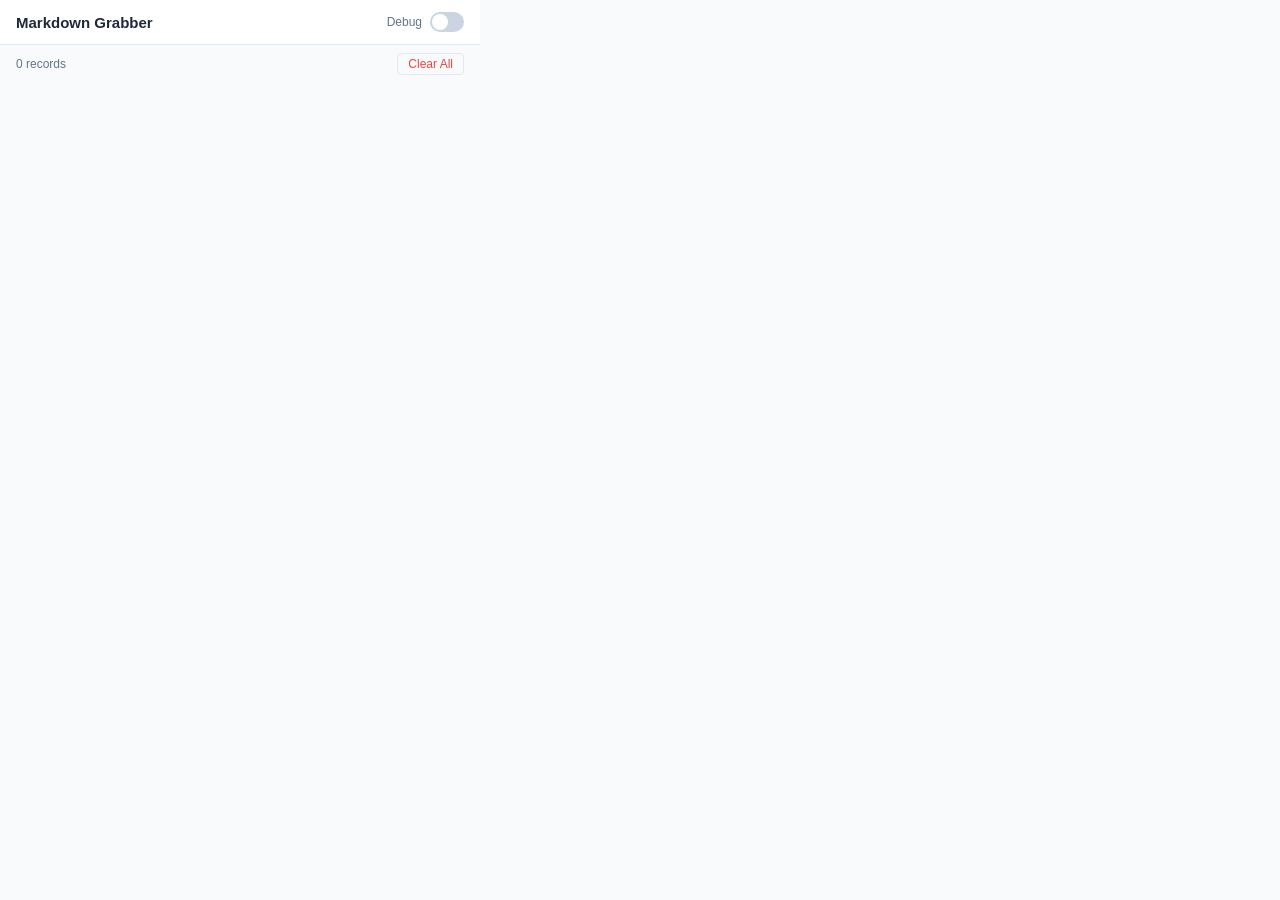
<file: html-to-md-extension/popup.html>
<!DOCTYPE html>
<html lang="en">
<head>
  <meta charset="UTF-8" />
  <style>
    * { margin: 0; padding: 0; box-sizing: border-box; }
    body {
      width: 480px;
      max-height: 600px;
      font-family: -apple-system, BlinkMacSystemFont, 'Segoe UI', Roboto, sans-serif;
      font-size: 13px;
      color: #1f2937;
      background: #f8fafc;
      overflow-x: hidden;
    }

    /* ── Header ────────────────────────────────── */
    .header {
      display: flex;
      align-items: center;
      justify-content: space-between;
      padding: 12px 16px;
      background: #fff;
      border-bottom: 1px solid #e2e8f0;
      position: sticky;
      top: 0;
      z-index: 10;
    }
    .header h1 {
      font-size: 15px;
      font-weight: 600;
      color: #1e293b;
    }

    /* ── Toggle Switch ──────────────────────────── */
    .toggle-wrap {
      display: flex;
      align-items: center;
      gap: 8px;
    }
    .toggle-wrap label { font-size: 12px; color: #64748b; cursor: pointer; user-select: none; }
    .switch {
      position: relative;
      display: inline-block;
      width: 34px;
      height: 20px;
    }
    .switch input { opacity: 0; width: 0; height: 0; }
    .slider {
      position: absolute;
      cursor: pointer;
      inset: 0;
      background: #cbd5e1;
      border-radius: 20px;
      transition: background .2s;
    }
    .slider::before {
      content: '';
      position: absolute;
      width: 16px;
      height: 16px;
      left: 2px;
      bottom: 2px;
      background: #fff;
      border-radius: 50%;
      transition: transform .2s;
    }
    .switch input:checked + .slider { background: #4338ca; }
    .switch input:checked + .slider::before { transform: translateX(14px); }

    /* ── Toolbar ────────────────────────────────── */
    .toolbar {
      display: flex;
      align-items: center;
      justify-content: space-between;
      padding: 8px 16px;
      color: #64748b;
      font-size: 12px;
    }
    #clearBtn {
      background: none;
      border: 1px solid #e2e8f0;
      border-radius: 4px;
      padding: 3px 10px;
      font-size: 12px;
      color: #ef4444;
      cursor: pointer;
    }
    #clearBtn:hover { background: #fef2f2; }

    /* ── Empty State ────────────────────────────── */
    .empty {
      text-align: center;
      padding: 48px 16px;
      color: #94a3b8;
      font-size: 13px;
      line-height: 1.6;
    }
    .empty strong { display: block; font-size: 15px; color: #64748b; }

    /* ── Record Card ────────────────────────────── */
    .record {
      margin: 0 12px 8px;
      background: #fff;
      border: 1px solid #e2e8f0;
      border-radius: 6px;
      overflow: hidden;
    }
    .record-head {
      display: flex;
      align-items: center;
      justify-content: space-between;
      padding: 8px 12px;
      cursor: pointer;
      user-select: none;
    }
    .record-head:hover { background: #f1f5f9; }
    .record-meta {
      display: flex;
      align-items: center;
      gap: 8px;
      font-size: 12px;
    }
    .record-time { color: #64748b; font-variant-numeric: tabular-nums; }
    .record-source {
      background: #eef2ff;
      color: #4338ca;
      font-size: 11px;
      padding: 1px 6px;
      border-radius: 3px;
      font-weight: 500;
    }
    .record-arrow { color: #94a3b8; font-size: 10px; transition: transform .15s; }
    .record-arrow.open { transform: rotate(90deg); }

    .record-body {
      border-top: 1px solid #e2e8f0;
      padding: 8px 12px 12px;
      display: none;
      font-size: 12px;
    }
    .record-body.open { display: block; }

    .record-body .info-line {
      display: flex;
      gap: 4px;
      margin-bottom: 4px;
      word-break: break-all;
    }
    .record-body .info-line .label {
      color: #94a3b8;
      white-space: nowrap;
      flex-shrink: 0;
    }

    /* ── Code Block ─────────────────────────────── */
    .code-block {
      margin-top: 6px;
    }
    .code-block-header {
      display: flex;
      align-items: center;
      justify-content: space-between;
      margin-bottom: 3px;
    }
    .code-block-header .lang { font-size: 11px; font-weight: 600; color: #64748b; text-transform: uppercase; }
    .code-block-header .copy-btn {
      background: none;
      border: 1px solid #e2e8f0;
      border-radius: 3px;
      padding: 1px 8px;
      font-size: 11px;
      color: #4338ca;
      cursor: pointer;
    }
    .code-block-header .copy-btn:hover { background: #eef2ff; }
    .code-block pre {
      background: #f1f5f9;
      border: 1px solid #e2e8f0;
      border-radius: 4px;
      padding: 8px 10px;
      font-family: 'SF Mono', 'Fira Code', 'Cascadia Code', 'Consolas', monospace;
      font-size: 11px;
      line-height: 1.5;
      max-height: 200px;
      overflow: auto;
      white-space: pre-wrap;
      word-break: break-all;
    }

    /* ── Dev notice ─────────────────────────────── */
    .dev-notice {
      margin: 8px 12px;
      padding: 8px 12px;
      background: #fffbeb;
      border: 1px solid #fde68a;
      border-radius: 4px;
      font-size: 12px;
      color: #92400e;
    }
  </style>
</head>
<body>
  <div class="header">
    <h1>Markdown Grabber</h1>
    <div class="toggle-wrap">
      <label for="debugToggle">Debug</label>
      <label class="switch">
        <input type="checkbox" id="debugToggle" />
        <span class="slider"></span>
      </label>
    </div>
  </div>

  <div class="toolbar">
    <span id="recordCount">0 records</span>
    <button id="clearBtn">Clear All</button>
  </div>

  <div id="records"></div>

  <script src="popup.js"></script>
</body>
</html>
</file>
<file: tree-to-text/style.css>
/* ===== Reset & Base ===== */
*, *::before, *::after { box-sizing: border-box; margin: 0; padding: 0; }
html, body {
  height: 100%;
  font-family: 'JetBrains Mono', 'Fira Code', 'Cascadia Code', 'Consolas', 'PingFang SC', 'Microsoft YaHei', monospace;
  background: #0a0e17;
  color: #c8d6e5;
  overflow-x: hidden;
}

/* ===== Animated Background ===== */
body::before {
  content: '';
  position: fixed;
  top: 0; left: 0; right: 0; bottom: 0;
  background-image:
    linear-gradient(rgba(0, 212, 255, 0.03) 1px, transparent 1px),
    linear-gradient(90deg, rgba(0, 212, 255, 0.03) 1px, transparent 1px);
  background-size: 40px 40px;
  pointer-events: none;
  z-index: 0;
}
body::after {
  content: '';
  position: fixed;
  top: 0; left: 0; right: 0; bottom: 0;
  background: repeating-linear-gradient(
    0deg, transparent, transparent 2px,
    rgba(0, 212, 255, 0.008) 2px, rgba(0, 212, 255, 0.008) 4px
  );
  pointer-events: none;
  z-index: 0;
}

/* ===== Glow Orbs ===== */
.glow-orb {
  position: fixed;
  border-radius: 50%;
  filter: blur(80px);
  pointer-events: none;
  z-index: 0;
}
.glow-orb-1 {
  width: 400px; height: 400px;
  background: radial-gradient(circle, rgba(0, 212, 255, 0.08), transparent);
  top: -100px; right: -100px;
  animation: orbFloat1 8s ease-in-out infinite alternate;
}
.glow-orb-2 {
  width: 350px; height: 350px;
  background: radial-gradient(circle, rgba(255, 0, 128, 0.06), transparent);
  bottom: -80px; left: -80px;
  animation: orbFloat2 10s ease-in-out infinite alternate;
}
.glow-orb-3 {
  width: 300px; height: 300px;
  background: radial-gradient(circle, rgba(123, 31, 162, 0.06), transparent);
  top: 40%; left: 50%;
  animation: orbFloat3 12s ease-in-out infinite alternate;
}
@keyframes orbFloat1 {
  0%   { transform: translate(0, 0) scale(1); }
  100% { transform: translate(-60px, 40px) scale(1.2); }
}
@keyframes orbFloat2 {
  0%   { transform: translate(0, 0) scale(1); }
  100% { transform: translate(50px, -30px) scale(1.3); }
}
@keyframes orbFloat3 {
  0%   { transform: translate(-50%, -50%) scale(1); opacity: 0.6; }
  100% { transform: translate(-40%, -60%) scale(1.4); opacity: 1; }
}

/* ===== App Container ===== */
.app-container {
  position: relative;
  z-index: 1;
  max-width: 1200px;
  margin: 0 auto;
  padding: 24px 20px 60px;
  min-height: 100vh;
}

/* ===== Header ===== */
.header {
  text-align: center;
  padding: 32px 0 28px;
  position: relative;
}
.header::after {
  content: '';
  position: absolute;
  bottom: 0; left: 10%; right: 10%;
  height: 1px;
  background: linear-gradient(90deg, transparent, rgba(0, 212, 255, 0.4), transparent);
}
.logo-icon {
  font-size: 42px;
  display: block;
  margin-bottom: 6px;
  text-shadow: 0 0 30px rgba(0, 212, 255, 0.3);
}
.header h1 {
  font-size: 26px;
  font-weight: 700;
  letter-spacing: 4px;
  background: linear-gradient(135deg, #00d4ff, #7b1fa2, #ff0080);
  -webkit-background-clip: text;
  -webkit-text-fill-color: transparent;
  background-clip: text;
  filter: drop-shadow(0 0 20px rgba(0, 212, 255, 0.15));
}
.header .subtitle {
  font-size: 13px;
  color: rgba(0, 212, 255, 0.5);
  letter-spacing: 6px;
  margin-top: 8px;
  font-weight: 300;
}

/* ===== Toolbar ===== */
.toolbar {
  display: flex;
  flex-wrap: wrap;
  gap: 6px;
  align-items: center;
  background: rgba(10, 14, 23, 0.8);
  border: 1px solid rgba(0, 212, 255, 0.12);
  border-radius: 10px;
  padding: 8px 12px;
  margin: 20px 0 16px;
  backdrop-filter: blur(10px);
}
.tool-btn {
  padding: 7px 14px;
  border: 1px solid rgba(0, 212, 255, 0.15);
  border-radius: 7px;
  background: rgba(0, 212, 255, 0.04);
  color: rgba(200, 214, 229, 0.75);
  font-family: inherit;
  font-size: 12px;
  font-weight: 500;
  cursor: pointer;
  transition: all 0.2s ease;
  letter-spacing: 0.5px;
  white-space: nowrap;
}
.tool-btn:hover {
  background: rgba(0, 212, 255, 0.1);
  color: #c8d6e5;
  border-color: rgba(0, 212, 255, 0.3);
}
.tool-btn.primary {
  background: rgba(0, 212, 255, 0.12);
  color: #00d4ff;
  border-color: rgba(0, 212, 255, 0.25);
}
.tool-btn.primary:hover {
  background: rgba(0, 212, 255, 0.2);
  border-color: rgba(0, 212, 255, 0.4);
}
.toolbar-spacer {
  flex: 1;
}

/* ===== Main Layout ===== */
.main-layout {
  display: grid;
  grid-template-columns: 1fr 1fr;
  gap: 16px;
  min-height: 500px;
}
@media (max-width: 800px) {
  .main-layout {
    grid-template-columns: 1fr;
  }
}

/* ===== Panels ===== */
.panel {
  background: rgba(8, 16, 30, 0.88);
  border: 1px solid rgba(0, 212, 255, 0.08);
  border-radius: 12px;
  backdrop-filter: blur(8px);
  display: flex;
  flex-direction: column;
  overflow: hidden;
}
.panel-header {
  display: flex;
  justify-content: space-between;
  align-items: center;
  padding: 12px 16px;
  border-bottom: 1px solid rgba(0, 212, 255, 0.06);
  flex-shrink: 0;
}
.panel-title {
  font-size: 13px;
  font-weight: 600;
  letter-spacing: 1px;
  color: rgba(0, 212, 255, 0.7);
}
.panel-hint {
  font-size: 11px;
  color: rgba(200, 214, 229, 0.3);
}

/* ===== Tree Container ===== */
.tree-container {
  flex: 1;
  padding: 12px 8px;
  overflow-y: auto;
  min-height: 400px;
}
.tree-placeholder {
  text-align: center;
  color: rgba(200, 214, 229, 0.2);
  padding: 60px 0;
}

/* ===== Tree Node ===== */
.tree-node {
  margin: 1px 0;
}
.tree-node-row {
  display: flex;
  align-items: center;
  padding: 3px 6px;
  border-radius: 5px;
  transition: background 0.15s;
  gap: 3px;
  position: relative;
}
.tree-node-row:hover {
  background: rgba(0, 212, 255, 0.04);
}
.tree-node-row.selected {
  background: rgba(0, 212, 255, 0.08);
  outline: 1px solid rgba(0, 212, 255, 0.2);
}

/* Indent padding */
.tree-indent {
  display: inline-flex;
  min-width: 0;
}

/* Toggle collapse/expand */
.tree-toggle {
  display: inline-flex;
  align-items: center;
  justify-content: center;
  width: 16px;
  height: 16px;
  font-size: 9px;
  cursor: pointer;
  color: rgba(200, 214, 229, 0.3);
  border-radius: 3px;
  flex-shrink: 0;
  transition: all 0.15s;
  user-select: none;
}
.tree-toggle:hover {
  background: rgba(0, 212, 255, 0.1);
  color: rgba(200, 214, 229, 0.7);
}
.tree-toggle.leaf {
  visibility: hidden;
}

/* Connector line */
.tree-connector {
  display: inline-flex;
  font-size: 13px;
  color: rgba(0, 212, 255, 0.25);
  flex-shrink: 0;
  user-select: none;
  letter-spacing: 1px;
}
.tree-connector.last {
  color: rgba(0, 212, 255, 0.15);
}

/* Node label */
.tree-label {
  flex: 1;
  font-size: 13px;
  padding: 2px 6px;
  border-radius: 3px;
  cursor: pointer;
  min-width: 20px;
  outline: none;
  border: 1px solid transparent;
  transition: all 0.15s;
  color: #c8d6e5;
  word-break: break-word;
}
.tree-label:hover {
  background: rgba(0, 212, 255, 0.03);
}
.tree-label:focus {
  background: rgba(0, 0, 0, 0.3);
  border-color: rgba(0, 212, 255, 0.3);
  cursor: text;
}

/* Node actions */
.tree-actions {
  display: flex;
  gap: 2px;
  opacity: 0;
  transition: opacity 0.15s;
  flex-shrink: 0;
}
.tree-node-row:hover .tree-actions,
.tree-node-row.selected .tree-actions,
.tree-node-row.editing .tree-actions {
  opacity: 1;
}
.tree-action-btn {
  width: 22px;
  height: 22px;
  border: none;
  border-radius: 4px;
  background: transparent;
  color: rgba(200, 214, 229, 0.3);
  font-size: 13px;
  cursor: pointer;
  display: inline-flex;
  align-items: center;
  justify-content: center;
  transition: all 0.15s;
  line-height: 1;
}
.tree-action-btn:hover {
  background: rgba(0, 212, 255, 0.1);
  color: #c8d6e5;
}
.tree-action-btn.danger:hover {
  background: rgba(255, 79, 120, 0.15);
  color: #ff4f78;
}

/* Children container (for collapse) */
.tree-children {
  /* children are rendered here */
}
.tree-children.collapsed {
  display: none;
}

/* ===== Unicode Output Panel ===== */
.output-container {
  flex: 1;
  padding: 0;
  display: flex;
  flex-direction: column;
}
.unicode-output {
  flex: 1;
  margin: 0;
  padding: 16px;
  font-size: 13px;
  line-height: 1.65;
  color: #c8d6e5;
  background: rgba(0, 0, 0, 0.25);
  border: none;
  outline: none;
  resize: none;
  font-family: inherit;
  tab-size: 2;
  white-space: pre;
  overflow: auto;
  min-height: 300px;
}
.unicode-output:focus {
  background: rgba(0, 0, 0, 0.35);
}
.output-stats {
  padding: 8px 16px;
  font-size: 11px;
  color: rgba(200, 214, 229, 0.3);
  border-top: 1px solid rgba(0, 212, 255, 0.06);
  text-align: right;
}

/* ===== Toast ===== */
.toast-container {
  position: fixed;
  bottom: 24px;
  left: 50%;
  transform: translateX(-50%);
  z-index: 9999;
  display: flex;
  flex-direction: column;
  align-items: center;
  gap: 8px;
  pointer-events: none;
}
.toast {
  padding: 10px 24px;
  border-radius: 8px;
  font-size: 13px;
  background: rgba(8, 16, 30, 0.95);
  border: 1px solid rgba(0, 212, 255, 0.2);
  color: #c8d6e5;
  backdrop-filter: blur(12px);
  animation: toastIn 0.25s ease, toastOut 0.3s ease 2.2s forwards;
  pointer-events: auto;
}
.toast.success { border-color: rgba(0, 255, 179, 0.3); color: #00ffb3; }
.toast.error   { border-color: rgba(255, 79, 120, 0.3); color: #ff4f78; }
@keyframes toastIn  { from { opacity: 0; transform: translateY(12px); } to { opacity: 1; transform: translateY(0); } }
@keyframes toastOut { to { opacity: 0; transform: translateY(-8px); } }

/* ===== Modal ===== */
.modal-overlay {
  position: fixed;
  inset: 0;
  background: rgba(0, 0, 0, 0.7);
  backdrop-filter: blur(4px);
  -webkit-backdrop-filter: blur(4px);
  z-index: 9000;
  display: none;
  align-items: center;
  justify-content: center;
}
.modal-overlay.open {
  display: flex;
  animation: modalFadeIn 0.25s ease;
}
@keyframes modalFadeIn {
  from { opacity: 0; }
  to   { opacity: 1; }
}
.modal-box {
  background: rgba(8, 16, 30, 0.98);
  border: 1px solid rgba(0, 212, 255, 0.15);
  border-radius: 14px;
  width: 90%;
  max-width: 720px;
  max-height: 85vh;
  display: flex;
  flex-direction: column;
  box-shadow: 0 24px 80px rgba(0, 0, 0, 0.6), 0 0 60px rgba(0, 212, 255, 0.04);
  transform: scale(0.95) translateY(12px);
}
.modal-overlay.open .modal-box {
  animation: modalScaleIn 0.3s cubic-bezier(0.34, 1.56, 0.64, 1) forwards;
}
@keyframes modalScaleIn {
  from { transform: scale(0.95) translateY(12px); }
  to   { transform: scale(1) translateY(0); }
}
.modal-header {
  display: flex;
  justify-content: space-between;
  align-items: center;
  padding: 16px 20px;
  border-bottom: 1px solid rgba(0, 212, 255, 0.08);
  flex-shrink: 0;
}
.modal-title {
  font-size: 15px;
  font-weight: 600;
  color: rgba(0, 212, 255, 0.85);
  letter-spacing: 1px;
}
.modal-close-btn {
  width: 28px; height: 28px;
  border: none; border-radius: 6px;
  background: transparent;
  color: rgba(200, 214, 229, 0.3);
  font-size: 16px;
  cursor: pointer;
  display: flex; align-items: center; justify-content: center;
  transition: all 0.15s;
}
.modal-close-btn:hover {
  background: rgba(255, 79, 120, 0.15);
  color: #ff4f78;
}
.modal-body {
  flex: 1;
  min-height: 0;
  overflow: hidden;
}
.editor-container {
  width: 100%;
  min-height: 200px;
  max-height: calc(85vh - 130px);
  height: 380px; /* 初始高度，会被 max-height 约束 */
  position: relative;
}
.editor-loading {
  display: flex; align-items: center; justify-content: center;
  height: 100%;
  color: rgba(200, 214, 229, 0.3);
  font-size: 13px;
}
.modal-error {
  padding: 10px 20px;
  font-size: 12px;
  color: #ff4f78;
  background: rgba(255, 79, 120, 0.08);
  border-top: 1px solid rgba(255, 79, 120, 0.15);
  max-height: 80px;
  overflow-y: auto;
  flex-shrink: 0;
  line-height: 1.5;
}
.modal-footer {
  display: flex;
  justify-content: flex-end;
  gap: 8px;
  padding: 12px 20px;
  border-top: 1px solid rgba(0, 212, 255, 0.08);
  flex-shrink: 0;
}

/* ===== Scrollbar ===== */
.tree-container::-webkit-scrollbar,
.unicode-output::-webkit-scrollbar,
.modal-error::-webkit-scrollbar {
  width: 6px;
  height: 6px;
}
.tree-container::-webkit-scrollbar-track,
.unicode-output::-webkit-scrollbar-track,
.modal-error::-webkit-scrollbar-track {
  background: transparent;
}
.tree-container::-webkit-scrollbar-thumb,
.unicode-output::-webkit-scrollbar-thumb,
.modal-error::-webkit-scrollbar-thumb {
  background: rgba(0, 212, 255, 0.12);
  border-radius: 3px;
}
.tree-container::-webkit-scrollbar-thumb:hover,
.unicode-output::-webkit-scrollbar-thumb:hover,
.modal-error::-webkit-scrollbar-thumb:hover {
  background: rgba(0, 212, 255, 0.2);
}
</file>
